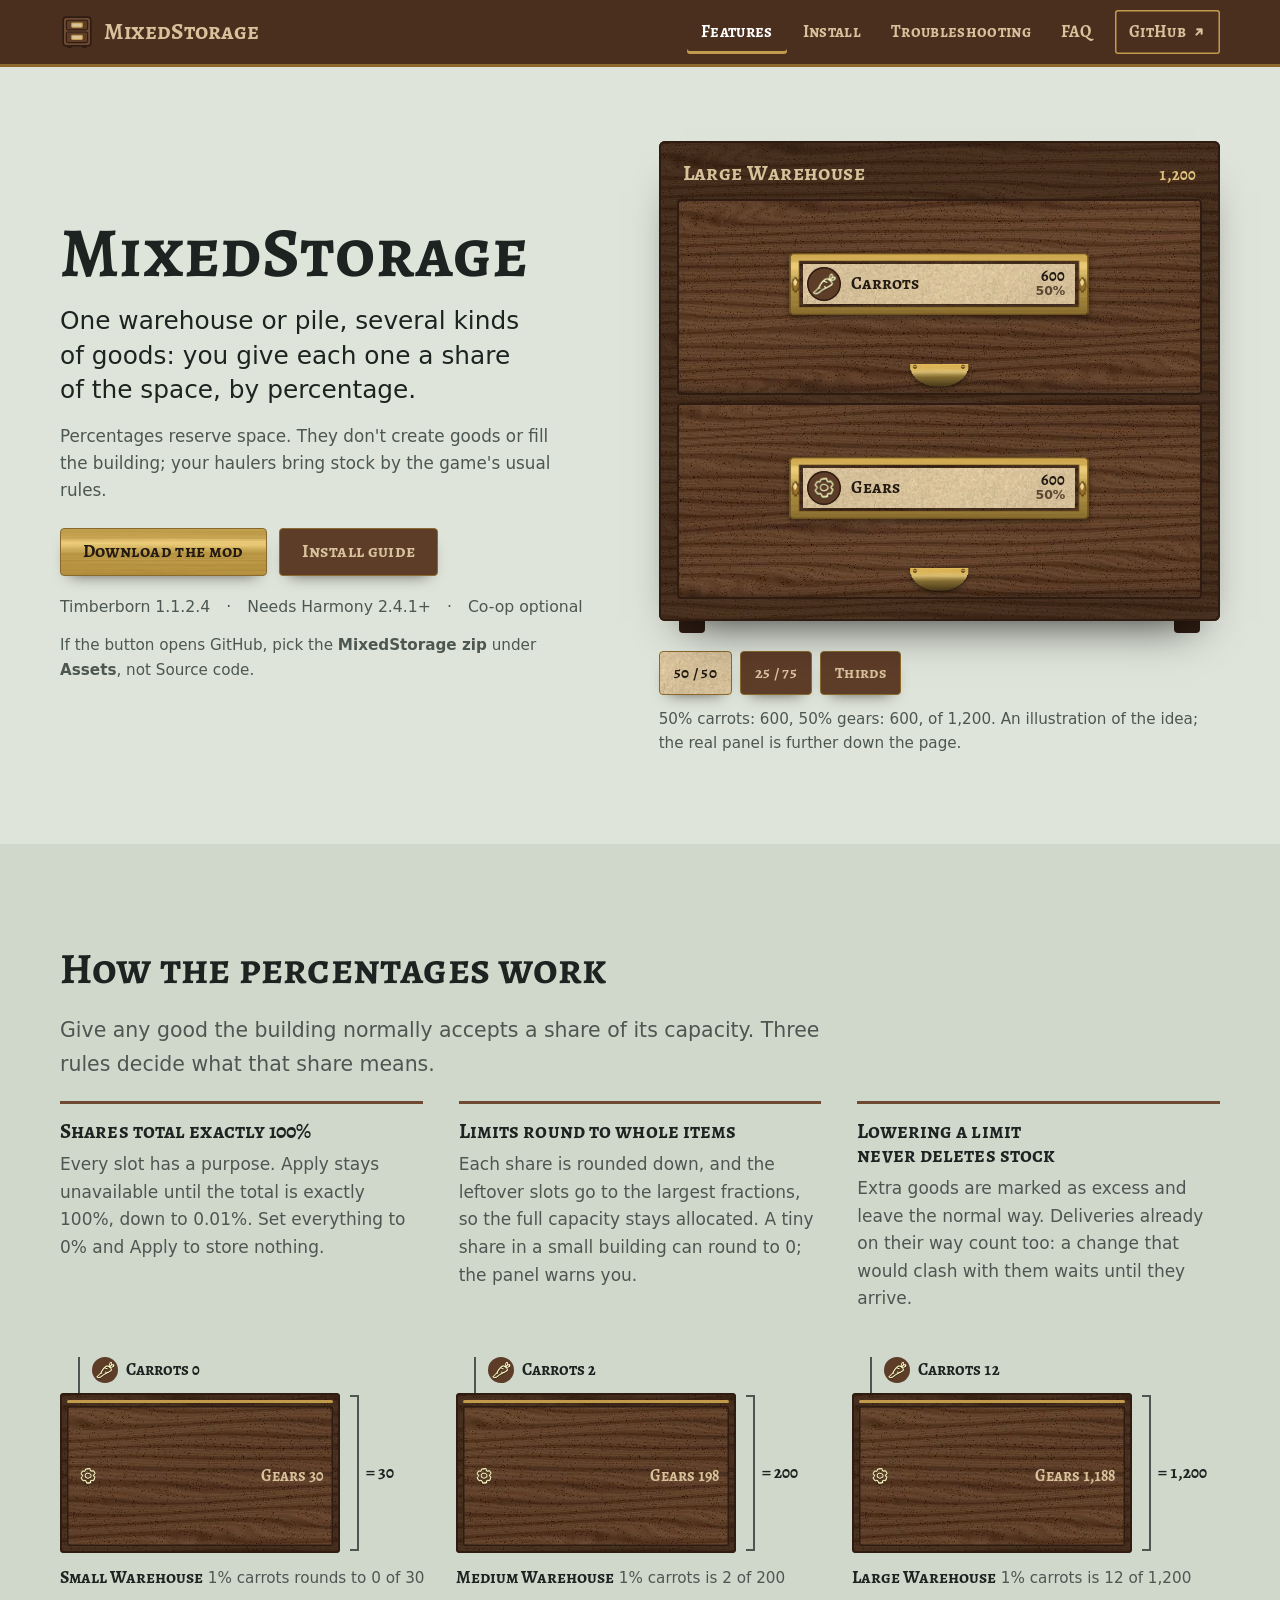
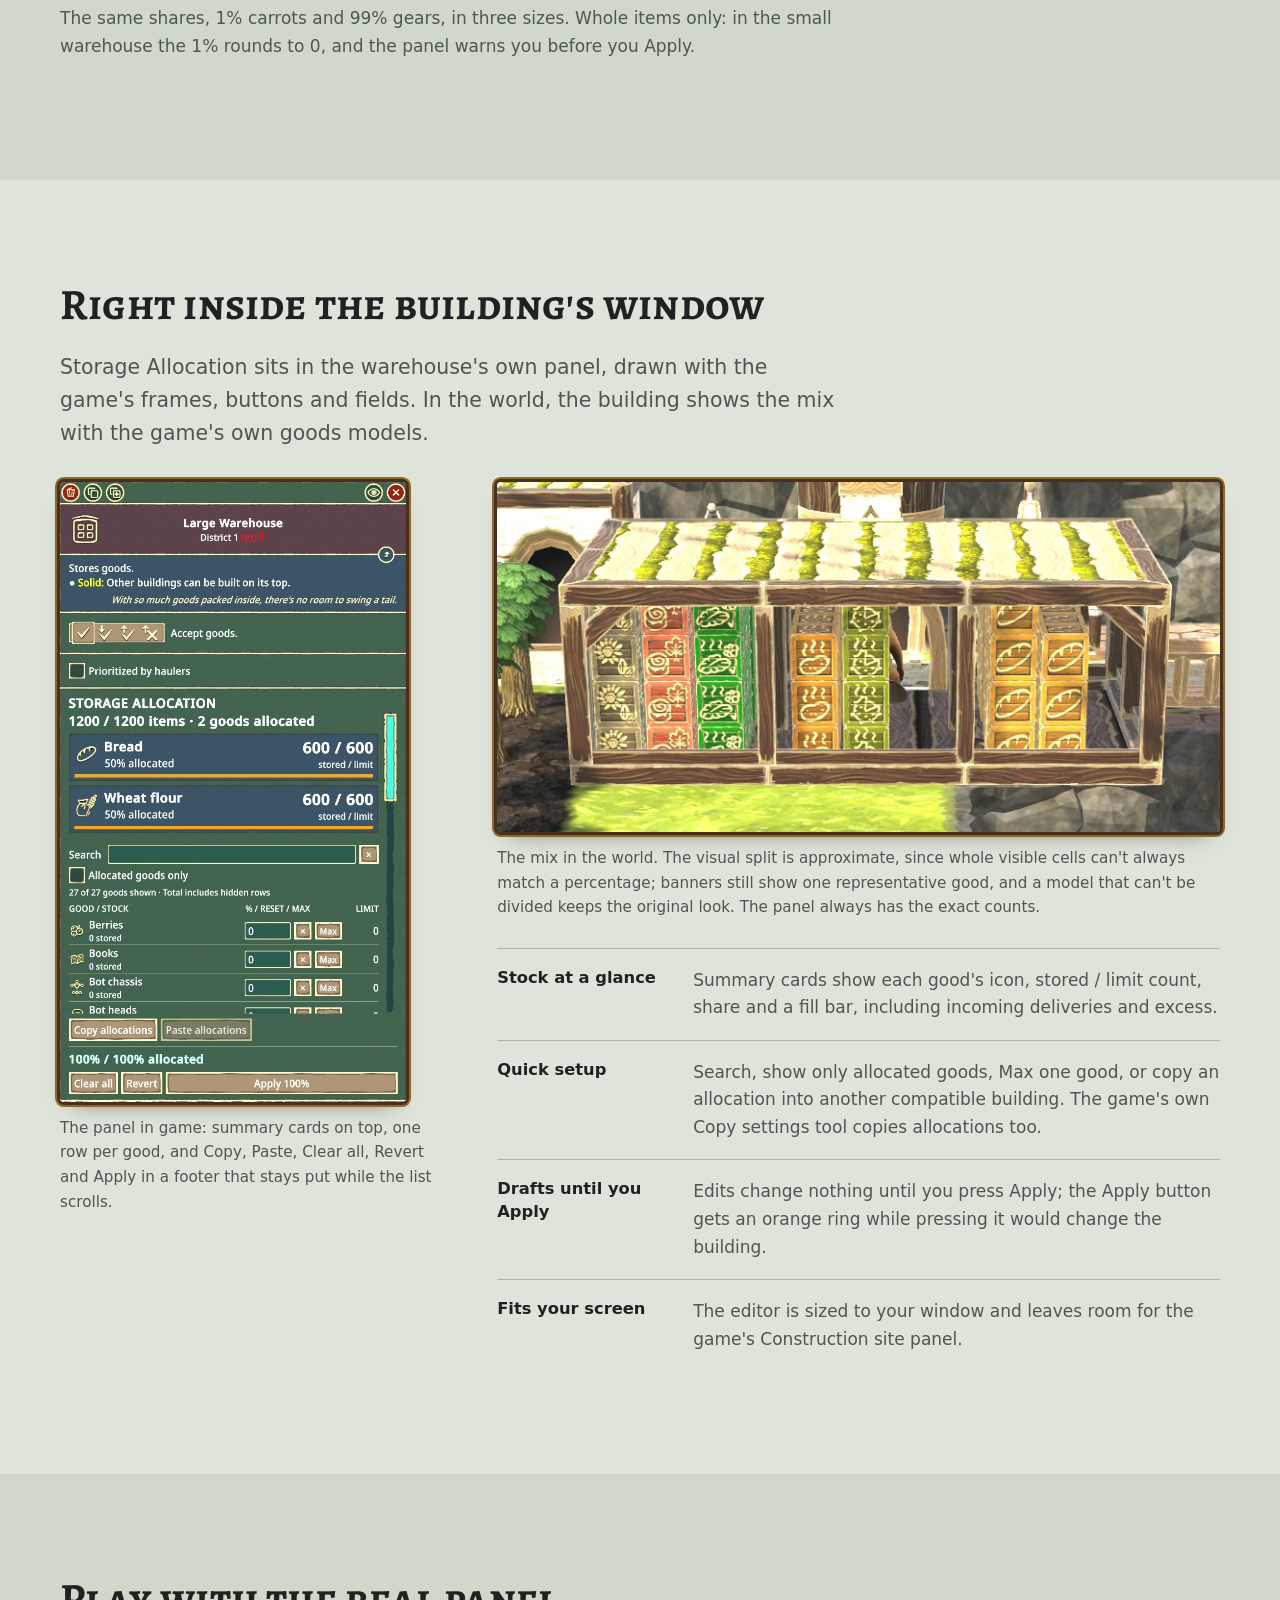
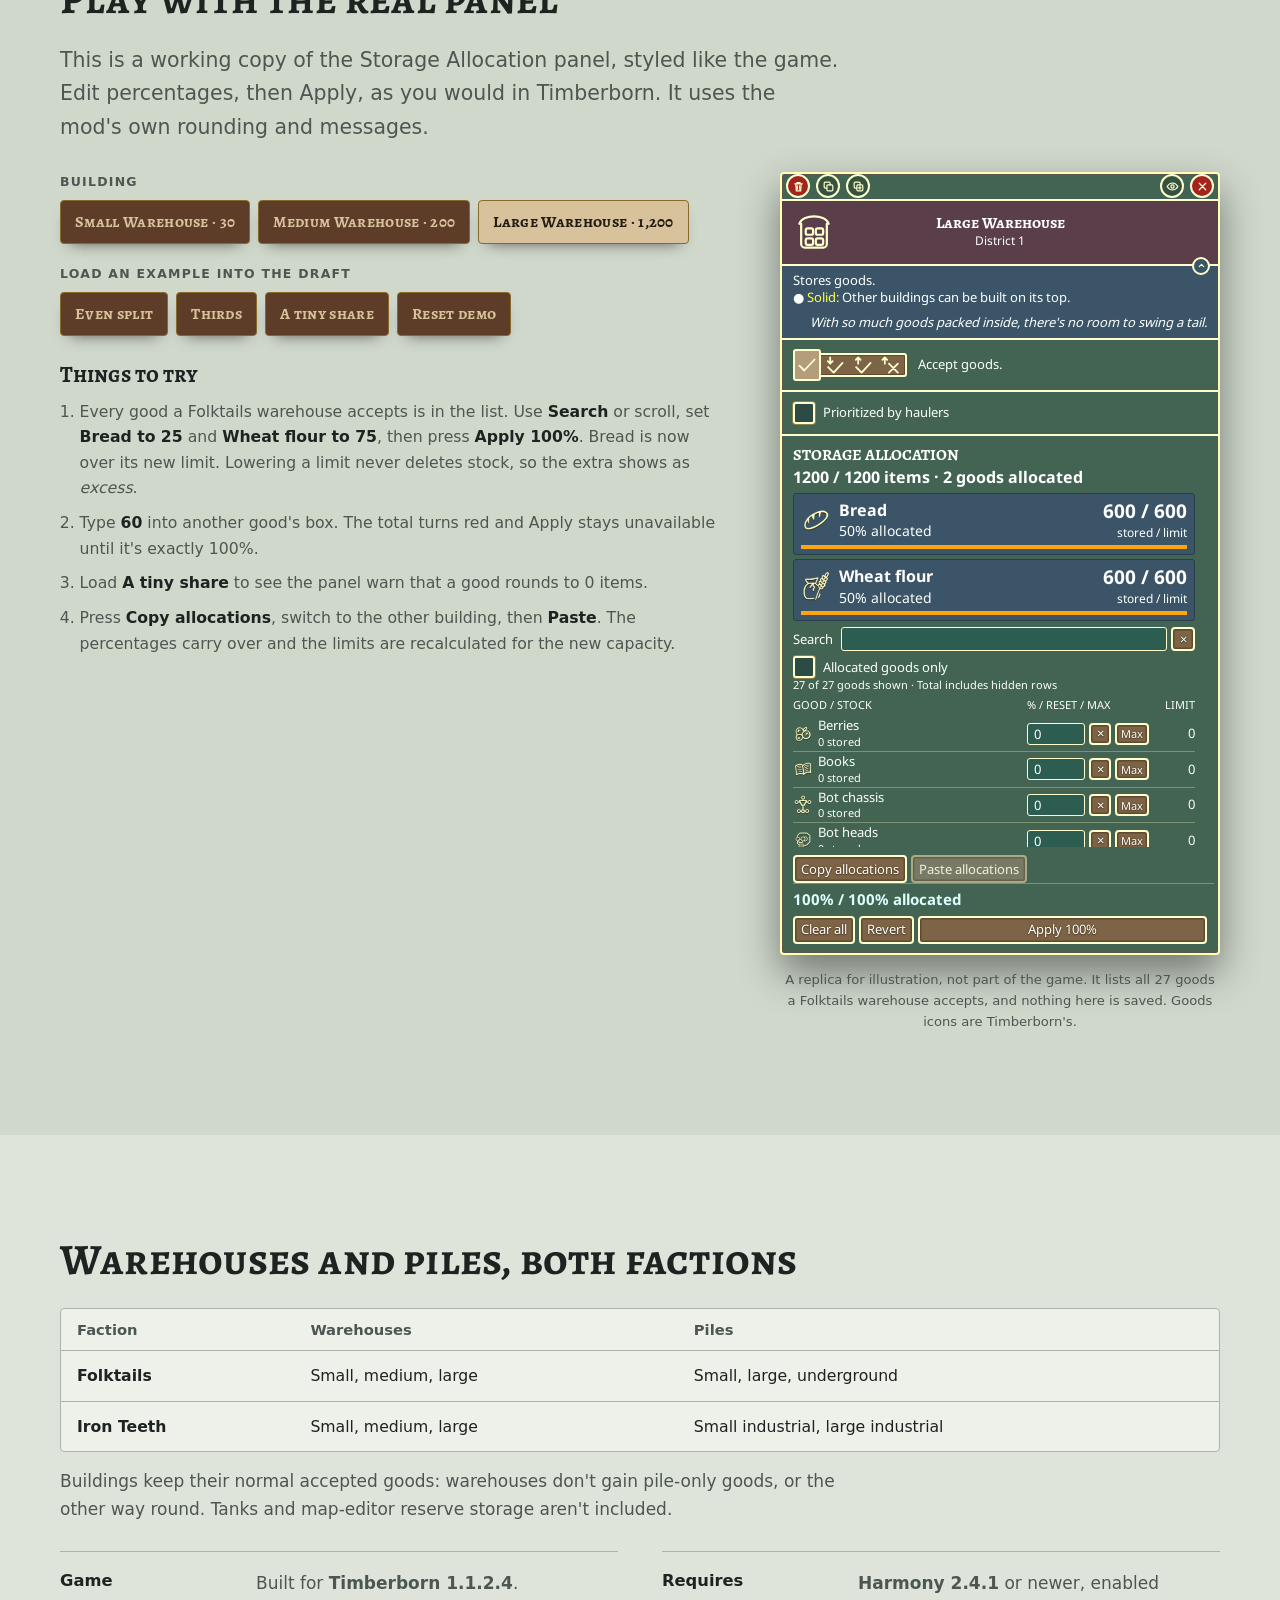
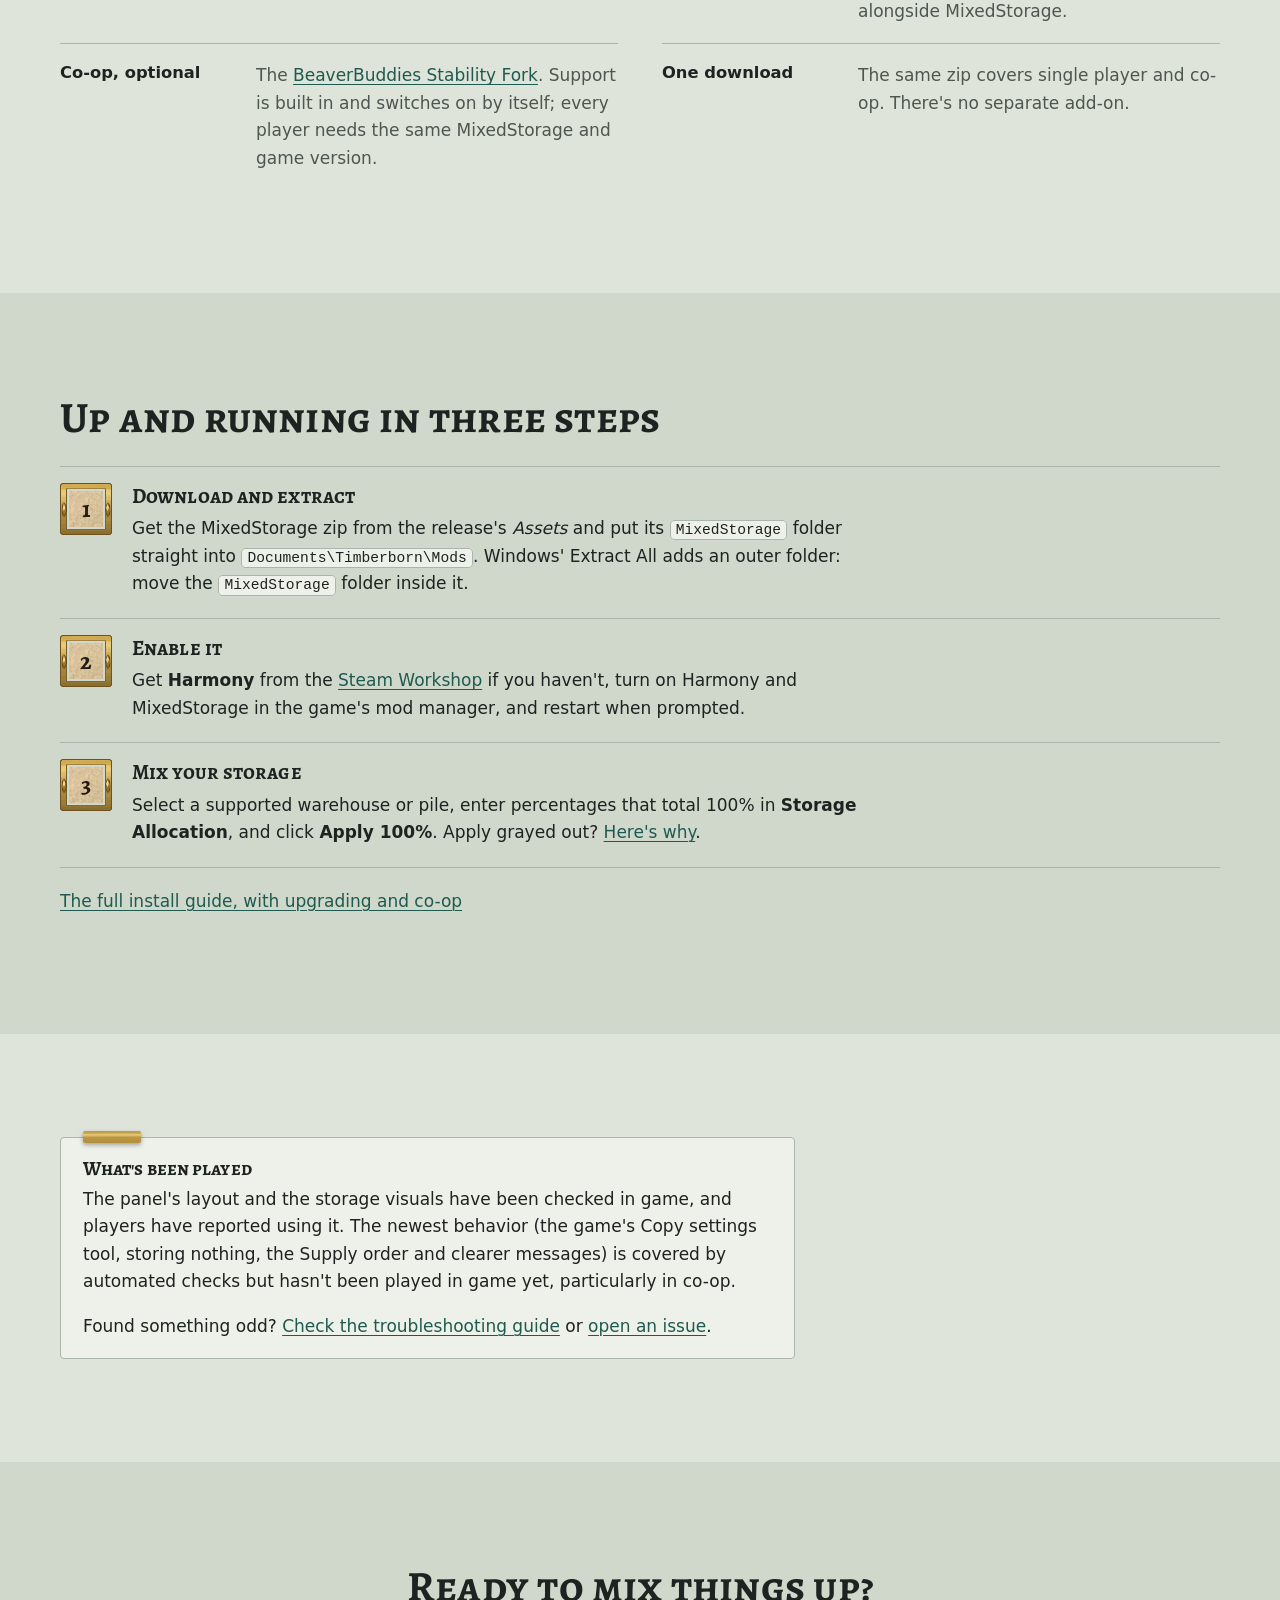
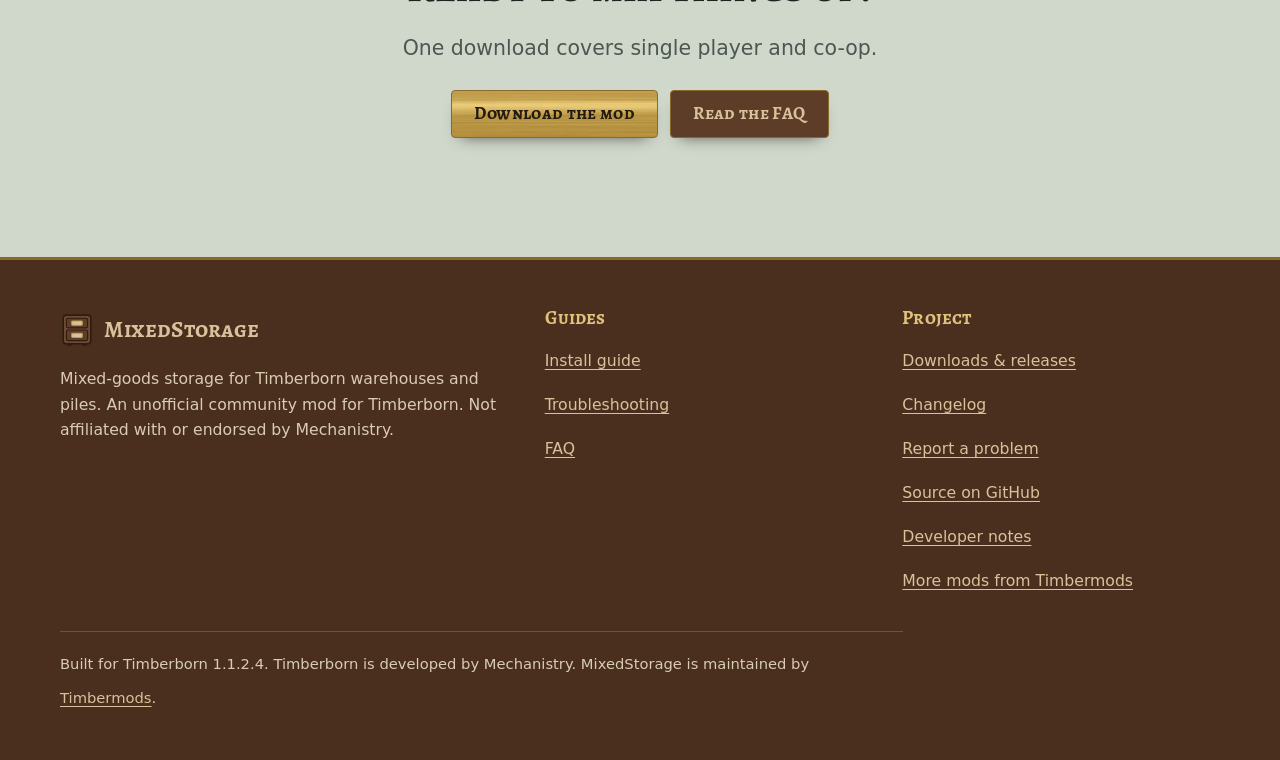
<file: index.html>
<!doctype html>
<html lang="en">
<head>
<meta charset="utf-8">
<meta name="viewport" content="width=device-width, initial-scale=1">
<title>MixedStorage: mixed-goods storage for Timberborn</title>
<meta name="description" content="Store several kinds of goods in one Timberborn warehouse or pile and choose how much space each gets, by percentage. Install guide, troubleshooting, and FAQ.">
<link rel="canonical" href="https://timbermods.github.io/MixedStorage/">
<meta name="theme-color" content="#16231c">
<meta property="og:type" content="website">
<meta property="og:site_name" content="MixedStorage">
<meta property="og:title" content="MixedStorage: mixed-goods storage for Timberborn">
<meta property="og:description" content="Store several kinds of goods in one Timberborn warehouse or pile and choose how much space each gets, by percentage. Install guide, troubleshooting, and FAQ.">
<meta property="og:url" content="https://timbermods.github.io/MixedStorage/">
<meta property="og:image" content="https://timbermods.github.io/MixedStorage/assets/og.png">
<meta name="twitter:card" content="summary_large_image">
<link rel="icon" href="assets/favicon.svg" type="image/svg+xml">
<link rel="preload" href="assets/fonts/alegreya-sc-latin-700.woff2" as="font" type="font/woff2" crossorigin>
<link rel="stylesheet" href="assets/style.css">
<link rel="stylesheet" href="assets/game-panel.css">
</head>
<body>
<a class="skip" href="#main">Skip to content</a>
<header class="site-header">
  <div class="wrap bar">
    <a class="brand" href="./"><svg viewBox="0 0 32 32" aria-hidden="true"><rect x="3" y="2" width="26" height="27" rx="3" fill="#6e4a32" stroke="#2e1c12" stroke-width="1.5"/><rect x="6" y="5" width="20" height="9" rx="1.5" fill="#5d3c28" stroke="#2e1c12"/><rect x="6" y="16" width="20" height="10" rx="1.5" fill="#5d3c28" stroke="#2e1c12"/><rect x="11" y="7.5" width="10" height="4" rx=".8" fill="#d8c29b" stroke="#c19a4b" stroke-width="1"/><rect x="11" y="19" width="10" height="4" rx=".8" fill="#d8c29b" stroke="#c19a4b" stroke-width="1"/><rect x="7" y="29" width="4" height="2" fill="#2e1c12"/><rect x="21" y="29" width="4" height="2" fill="#2e1c12"/></svg><span>MixedStorage</span></a>
    <button class="nav-toggle" type="button" aria-expanded="false" aria-controls="site-nav">Menu</button>
    <nav id="site-nav" class="nav" aria-label="Main">
        <a href="./" aria-current="page">Features</a>
        <a href="install.html">Install</a>
        <a href="troubleshooting.html">Troubleshooting</a>
        <a href="faq.html">FAQ</a>
        <a class="nav__gh" href="https://github.com/timbermods/MixedStorage" rel="noopener">GitHub <svg viewBox="0 0 16 16" aria-hidden="true"><path d="M5 11 11 5M6 5h5v5"/></svg></a>
    </nav>
  </div>
</header>
<main id="main">

<svg width="0" height="0" style="position:absolute" aria-hidden="true" focusable="false">
  <symbol id="i-split" viewBox="0 0 24 24"><rect x="3" y="5" width="8" height="14" rx="2"/><rect x="13" y="5" width="8" height="14" rx="2"/></symbol>
  <symbol id="i-stack" viewBox="0 0 24 24"><rect x="3" y="4" width="18" height="6" rx="1.5"/><rect x="3" y="13" width="18" height="6" rx="1.5"/><path d="M6 7h5M6 16h8"/></symbol>
  <symbol id="i-bolt" viewBox="0 0 24 24"><path d="M13 2 4 14h7l-1 8 9-12h-7z"/></symbol>
  <symbol id="i-shield" viewBox="0 0 24 24"><path d="M12 3 4 6v6c0 5 3.5 8 8 9 4.5-1 8-4 8-9V6z"/><path d="m9 12 2 2 4-4"/></symbol>
  <symbol id="i-cube" viewBox="0 0 24 24"><path d="M12 3 4 7v10l8 4 8-4V7z"/><path d="m4 7 8 4 8-4M12 11v10"/></symbol>
  <symbol id="i-people" viewBox="0 0 24 24"><circle cx="7" cy="8" r="3"/><circle cx="17" cy="8" r="3"/><path d="M2 20c0-3 2-5 5-5s5 2 5 5M12 20c0-3 2-5 5-5s5 2 5 5"/></symbol>
  <symbol id="ig-trash" viewBox="0 0 24 24"><path d="M5 7h14M9 7V5h6v2M7 7l1 13h8l1-13M10 11v6M14 11v6"/></symbol>
  <symbol id="ig-copy" viewBox="0 0 24 24"><rect x="9" y="9" width="11" height="11" rx="2"/><path d="M15 9V6a2 2 0 0 0-2-2H6a2 2 0 0 0-2 2v7a2 2 0 0 0 2 2h3"/></symbol>
  <symbol id="ig-copyplus" viewBox="0 0 24 24"><rect x="9" y="9" width="11" height="11" rx="2"/><path d="M15 9V6a2 2 0 0 0-2-2H6a2 2 0 0 0-2 2v7a2 2 0 0 0 2 2h3M14.5 12v5M12 14.5h5"/></symbol>
  <symbol id="ig-eye" viewBox="0 0 24 24"><path d="M2 12s4-6.5 10-6.5S22 12 22 12s-4 6.5-10 6.5S2 12 2 12z"/><circle cx="12" cy="12" r="3"/></symbol>
  <symbol id="ig-x" viewBox="0 0 24 24"><path d="M6 6l12 12M18 6 6 18"/></symbol>
  <symbol id="ig-up" viewBox="0 0 24 24"><path d="M6 15l6-6 6 6"/></symbol>
  <symbol id="ig-building" viewBox="0 0 48 48"><path d="M10 15v22a4 4 0 0 0 4 4h20a4 4 0 0 0 4-4V15"/><path d="M8 15c2-6 10-8 16-8s14 2 16 8"/><rect x="15" y="20" width="8" height="7" rx="2"/><rect x="26" y="20" width="8" height="7" rx="2"/><rect x="15" y="31" width="8" height="7" rx="2"/><rect x="26" y="31" width="8" height="7" rx="2"/></symbol>
  <symbol id="ig-acc1" viewBox="0 0 32 28"><path d="M5 15l7 7L27 6"/></symbol>
  <symbol id="ig-acc2" viewBox="0 0 32 28"><path d="M9 3v9M5.5 8.5 9 12l3.5-3.5M6 17l8 8 13-14"/></symbol>
  <symbol id="ig-acc3" viewBox="0 0 32 28"><path d="M9 12V3M5.5 6.5 9 3l3.5 3.5M6 17l8 8 13-14"/></symbol>
  <symbol id="ig-acc4" viewBox="0 0 32 28"><path d="M7 12V3M3.5 6.5 7 3l3.5 3.5M13 12l13 13M26 12 13 25"/></symbol>
</svg>

<section class="hero">
  <div class="wrap hero__grid">
    <div>
      <h1>MixedStorage</h1>
      <p class="pitch">One warehouse or pile, several kinds of goods: you give each one a share of the space, by percentage.</p>
      <p class="rule">Percentages reserve space. They don't create goods or fill the building; your haulers bring stock by the game's usual rules.</p>
      <div class="btn-row">
        <a class="btn btn--primary" data-release-href="download" href="https://github.com/timbermods/MixedStorage/releases/latest"><span>Download <span data-release="tag">the mod</span></span></a>
        <a class="btn" href="install.html">Install guide</a>
      </div>
      <ul class="hero__meta">
        <li>Timberborn 1.1.2.4</li>
        <li>Needs Harmony 2.4.1+</li>
        <li>Co-op optional</li>
      </ul>
      <p class="hero__status"><span class="pill" data-release-show="stable" hidden>Latest release</span> <span class="pill" data-release-show="prerelease" hidden>Pre-release</span> If the button opens GitHub, pick the <strong>MixedStorage zip</strong> under <strong>Assets</strong>, not Source code.</p>
    </div>
    <figure class="cabinet">
      <div class="cab" data-cabinet>
        <div class="cab__crest"><b>Large Warehouse</b><span>1,200</span></div>
        <div class="cab__body">
          <div class="drawer" style="--share:5000"><span class="holder"><img src="assets/goods/carrot-60.png" alt="" width="30" height="30"><span class="name">Carrots</span><span class="count"><b>600</b><small>50%</small></span></span><i class="pull" aria-hidden="true"></i></div>
          <div class="drawer" style="--share:5000"><span class="holder"><img src="assets/goods/gear-60.png" alt="" width="30" height="30"><span class="name">Gears</span><span class="count"><b>600</b><small>50%</small></span></span><i class="pull" aria-hidden="true"></i></div>
        </div>
      </div>
      <div class="cab__feet" aria-hidden="true"><i></i><i></i></div>
      <div class="splits" role="group" aria-label="Try another split">
        <button class="btn btn--small" type="button" data-split="even" aria-pressed="true" hidden>50 / 50</button>
        <button class="btn btn--small" type="button" data-split="bakery" aria-pressed="false" hidden>25 / 75</button>
        <button class="btn btn--small" type="button" data-split="thirds" aria-pressed="false" hidden>Thirds</button>
      </div>
      <figcaption><span data-cabinet-said aria-live="polite">50% carrots: 600, 50% gears: 600, of 1,200.</span> An illustration of the idea; the real panel is further down the page.</figcaption>
    </figure>
  </div>
</section>

<section class="section section--tint" id="features">
  <div class="wrap">
    <h2>How the percentages work</h2>
    <p class="lead">Give any good the building normally accepts a share of its capacity. Three rules decide what that share means.</p>
    <ol class="rules">
      <li><h3>Shares total exactly 100%</h3><p>Every slot has a purpose. Apply stays unavailable until the total is exactly 100%, down to 0.01%. Set everything to 0% and Apply to store nothing.</p></li>
      <li><h3>Limits round to whole items</h3><p>Each share is rounded down, and the leftover slots go to the largest fractions, so the full capacity stays allocated. A tiny share in a small building can round to 0; the panel warns you.</p></li>
      <li><h3>Lowering a limit never deletes stock</h3><p>Extra goods are marked as excess and leave the normal way. Deliveries already on their way count too: a change that would clash with them waits until they arrive.</p></li>
    </ol>
    <div class="scale">
      <figure><p class="leader"><img src="assets/goods/carrot-40.png" alt="" width="26" height="26">Carrots 0</p><div class="scale-row"><div class="mini-cab" aria-hidden="true"><span class="sliver" style="flex:1"></span><span style="flex:99"><img src="assets/goods/gear-40.png" alt="" width="22" height="22">Gears 30</span></div><span class="dim"><b>= 30</b></span></div><figcaption><b>Small Warehouse</b> 1% carrots rounds to 0 of 30</figcaption></figure>
      <figure><p class="leader"><img src="assets/goods/carrot-40.png" alt="" width="26" height="26">Carrots 2</p><div class="scale-row"><div class="mini-cab" aria-hidden="true"><span class="sliver" style="flex:1"></span><span style="flex:99"><img src="assets/goods/gear-40.png" alt="" width="22" height="22">Gears 198</span></div><span class="dim"><b>= 200</b></span></div><figcaption><b>Medium Warehouse</b> 1% carrots is 2 of 200</figcaption></figure>
      <figure><p class="leader"><img src="assets/goods/carrot-40.png" alt="" width="26" height="26">Carrots 12</p><div class="scale-row"><div class="mini-cab" aria-hidden="true"><span class="sliver" style="flex:1"></span><span style="flex:99"><img src="assets/goods/gear-40.png" alt="" width="22" height="22">Gears 1,188</span></div><span class="dim"><b>= 1,200</b></span></div><figcaption><b>Large Warehouse</b> 1% carrots is 12 of 1,200</figcaption></figure>
    </div>
    <p class="muted" style="margin-top:14px;max-width:72ch">The same shares, 1% carrots and 99% gears, in three sizes. Whole items only: in the small warehouse the 1% rounds to 0, and the panel warns you before you Apply.</p>
  </div>
</section>

<section class="section" id="in-the-game">
  <div class="wrap">
    <h2>Right inside the building's window</h2>
    <p class="lead">Storage Allocation sits in the warehouse's own panel, drawn with the game's frames, buttons and fields. In the world, the building shows the mix with the game's own goods models.</p>
    <div class="shots" style="margin-top:32px">
      <figure class="frame">
        <img src="assets/panel.webp" width="622" height="1114" loading="lazy"
             alt="The Storage Allocation panel on a large warehouse: summary cards for Bread and Wheat flour at 50 percent each, a search box right beside its label, per-good percentage boxes with Max buttons, and Copy, Paste, Clear, Revert and Apply controls.">
        <figcaption>The panel in game: summary cards on top, one row per good, and Copy, Paste, Clear all, Revert and Apply in a footer that stays put while the list scrolls.</figcaption>
      </figure>
      <div>
        <figure class="frame">
          <img src="assets/world.webp" width="752" height="364" loading="lazy"
               alt="A warehouse whose bays show stacked crates of several different goods side by side.">
          <figcaption>The mix in the world. The visual split is approximate, since whole visible cells can't always match a percentage; banners still show one representative good, and a model that can't be divided keeps the original look. The panel always has the exact counts.</figcaption>
        </figure>
        <ul class="ledger" style="margin-top:28px;grid-template-columns:minmax(0,1fr)">
          <li><b>Stock at a glance</b><p>Summary cards show each good's icon, stored / limit count, share and a fill bar, including incoming deliveries and excess.</p></li>
          <li><b>Quick setup</b><p>Search, show only allocated goods, Max one good, or copy an allocation into another compatible building. The game's own Copy settings tool copies allocations too.</p></li>
          <li><b>Drafts until you Apply</b><p>Edits change nothing until you press Apply; the Apply button gets an orange ring while pressing it would change the building.</p></li>
          <li><b>Fits your screen</b><p>The editor is sized to your window and leaves room for the game's Construction site panel.</p></li>
        </ul>
      </div>
    </div>
  </div>
</section>

<section class="section section--tint" id="try-it">
  <div class="wrap">
    <h2>Play with the real panel</h2>
    <p class="lead">This is a working copy of the Storage Allocation panel, styled like the game. Edit percentages, then Apply, as you would in Timberborn. It uses the mod's own rounding and messages.</p>
    <noscript><p class="muted">The interactive panel needs JavaScript. The screenshot at the top of this page shows what it looks like.</p></noscript>
    <div class="ig-stage" data-demo-stage>
      <div class="ig-side">
        <div class="ig-controls">
          <div>
            <span class="ctl-label" id="bld-label">Building</span>
            <div class="ctl-group" role="group" aria-labelledby="bld-label">
              <button class="btn btn--small" type="button" data-building="small" aria-pressed="false">Small Warehouse &middot; 30</button>
              <button class="btn btn--small" type="button" data-building="medium" aria-pressed="false">Medium Warehouse &middot; 200</button>
              <button class="btn btn--small" type="button" data-building="large" aria-pressed="true">Large Warehouse &middot; 1,200</button>
            </div>
          </div>
          <div>
            <span class="ctl-label" id="ex-label">Load an example into the draft</span>
            <div class="ctl-group" role="group" aria-labelledby="ex-label">
              <button class="btn btn--small" type="button" data-preset="even">Even split</button>
              <button class="btn btn--small" type="button" data-preset="thirds">Thirds</button>
              <button class="btn btn--small" type="button" data-preset="tiny">A tiny share</button>
              <button class="btn btn--small" type="button" data-reset>Reset demo</button>
            </div>
          </div>
        </div>
        <h3>Things to try</h3>
        <ol class="ig-tips">
          <li>Every good a Folktails warehouse accepts is in the list. Use <strong>Search</strong> or scroll, set <strong>Bread to 25</strong> and <strong>Wheat flour to 75</strong>, then press <strong>Apply 100%</strong>. Bread is now over its new limit. Lowering a limit never deletes stock, so the extra shows as <em>excess</em>.</li>
          <li>Type <strong>60</strong> into another good's box. The total turns red and Apply stays unavailable until it's exactly 100%.</li>
          <li>Load <strong>A tiny share</strong> to see the panel warn that a good rounds to 0 items.</li>
          <li>Press <strong>Copy allocations</strong>, switch to the other building, then <strong>Paste</strong>. The percentages carry over and the limits are recalculated for the new capacity.</li>
        </ol>
      </div>

      <div class="ig-col">
        <div class="ig" data-demo role="group" aria-label="Interactive Storage Allocation panel">
          <div class="ig-deco" aria-hidden="true">
            <div class="ig-bar">
              <div><span class="ig-circle ig-circle--red"><svg><use href="#ig-trash"/></svg></span><span class="ig-circle"><svg><use href="#ig-copy"/></svg></span><span class="ig-circle"><svg><use href="#ig-copyplus"/></svg></span></div>
              <div><span class="ig-circle"><svg><use href="#ig-eye"/></svg></span><span class="ig-circle ig-circle--red"><svg><use href="#ig-x"/></svg></span></div>
            </div>
            <div class="ig-sec ig-header">
              <svg><use href="#ig-building"/></svg>
              <div><h3 data-title>Large Warehouse</h3><p>District 1</p></div>
              <span></span>
            </div>
            <div class="ig-sec ig-desc">
              <span class="ig-collapse"><svg><use href="#ig-up"/></svg></span>
              <p>Stores goods.</p>
              <p>&#9679; <span class="solid">Solid:</span> Other buildings can be built on its top.</p>
              <em data-quote>With so much goods packed inside, there's no room to swing a tail.</em>
            </div>
            <div class="ig-sec ig-accept">
              <span class="ig-seg"><span class="on"><svg><use href="#ig-acc1"/></svg></span><span><svg><use href="#ig-acc2"/></svg></span><span><svg><use href="#ig-acc3"/></svg></span><span><svg><use href="#ig-acc4"/></svg></span></span>
              <span>Accept goods.</span>
            </div>
            <div class="ig-sec ig-prio"><span class="ig-check"><span class="box"></span>Prioritized by haulers</span></div>
          </div>

          <section class="ig-sec ig-alloc" aria-label="Storage Allocation">
            <h3 class="ig-title">Storage Allocation</h3>
            <div class="ig-scroll" data-scroll tabindex="0" role="region" aria-label="Storage allocation settings, scrollable">
              <p class="ig-summary" data-summary></p>
              <div class="ig-cards" data-cards></div>
              <div class="ig-search">
                <label for="ig-search">Search</label>
                <input id="ig-search" class="ig-input" type="text" autocomplete="off" spellcheck="false" data-search title="Search the goods allowed in this storage building.">
                <button class="ig-btn" type="button" data-clear-search title="Clear search" aria-label="Clear search">&times;</button>
              </div>
              <label class="ig-check ig-only"><input type="checkbox" data-only><span class="box"></span>Allocated goods only</label>
              <p class="ig-count" data-count></p>
              <div class="ig-head" data-head><span>Good / stock</span><span>% / reset / max</span><span>Limit</span></div>
              <div class="ig-rows" data-rows></div>
              <p class="ig-round" data-round></p>
              <p class="ig-msg" data-msg aria-live="polite"></p>
            </div>
            <div class="ig-foot">
              <div class="ig-clip">
                <button class="ig-btn" type="button" data-copy title="Copy this valid 100% draft. Stock, hauling mode and hauler priority are not copied.">Copy allocations</button>
                <button class="ig-btn" type="button" data-paste title="Paste copied percentages into this draft, then Apply. All allocated goods must be accepted here.">Paste allocations</button>
              </div>
              <p class="ig-total" data-total aria-live="polite"></p>
              <div class="ig-actions">
                <button class="ig-btn" type="button" data-clear>Clear all</button>
                <button class="ig-btn" type="button" data-revert>Revert</button>
                <button class="ig-btn ig-apply" type="button" data-apply>Apply 100%</button>
              </div>
            </div>
          </section>
        </div>
        <p class="ig-fine">A replica for illustration, not part of the game. It lists all 27 goods a Folktails warehouse accepts, and nothing here is saved. Goods icons are Timberborn's.</p>
      </div>
    </div>
  </div>
</section>


<section class="section" id="buildings">
  <div class="wrap">
    <h2>Warehouses and piles, both factions</h2>
    <div class="table-wrap" style="margin-top:24px">
      <table class="data">
        <thead><tr><th scope="col">Faction</th><th scope="col">Warehouses</th><th scope="col">Piles</th></tr></thead>
        <tbody>
          <tr><td>Folktails</td><td>Small, medium, large</td><td>Small, large, underground</td></tr>
          <tr><td>Iron Teeth</td><td>Small, medium, large</td><td>Small industrial, large industrial</td></tr>
        </tbody>
      </table>
    </div>
    <p class="muted" style="margin-top:16px;max-width:72ch">Buildings keep their normal accepted goods: warehouses don't gain pile-only goods, or the other way round. Tanks and map-editor reserve storage aren't included.</p>
    <ul class="ledger" style="margin-top:28px">
      <li><b>Game</b><p>Built for <strong>Timberborn 1.1.2.4</strong>.</p></li>
      <li><b>Requires</b><p><strong>Harmony 2.4.1</strong> or newer, enabled alongside MixedStorage.</p></li>
      <li><b>Co-op, optional</b><p>The <a href="https://timbermods.github.io/BeaverBuddies-Stability-Fork/" rel="noopener">BeaverBuddies Stability Fork</a>. Support is built in and switches on by itself; every player needs the same MixedStorage and game version.</p></li>
      <li><b>One download</b><p>The same zip covers single player and co-op. There's no separate add-on.</p></li>
    </ul>
  </div>
</section>

<section class="section section--tint" id="get-started">
  <div class="wrap">
    <h2>Up and running in three steps</h2>
    <ol class="steps" style="margin-top:24px">
      <li><h3>Download and extract</h3><p>Get the MixedStorage zip from the release's <em>Assets</em> and put its <code>MixedStorage</code> folder straight into <code>Documents\Timberborn\Mods</code>. Windows' Extract All adds an outer folder: move the <code>MixedStorage</code> folder inside it.</p></li>
      <li><h3>Enable it</h3><p>Get <strong>Harmony</strong> from the <a href="https://steamcommunity.com/sharedfiles/filedetails/?id=3284904751" rel="noopener">Steam Workshop</a> if you haven't, turn on Harmony and MixedStorage in the game's mod manager, and restart when prompted.</p></li>
      <li><h3>Mix your storage</h3><p>Select a supported warehouse or pile, enter percentages that total 100% in <strong>Storage Allocation</strong>, and click <strong>Apply 100%</strong>. Apply grayed out? <a href="troubleshooting.html#t-apply-disabled">Here's why</a>.</p></li>
    </ol>
    <p style="margin-top:20px"><a href="install.html">The full install guide, with upgrading and co-op</a></p>
  </div>
</section>

<section class="section" id="status">
  <div class="wrap">
    <div class="panel note note--info measure">
      <h3>What's been played</h3>
      <p>The panel's layout and the storage visuals have been checked in game, and players have reported using it. The newest behavior (the game's Copy settings tool, storing nothing, the Supply order and clearer messages) is covered by automated checks but hasn't been played in game yet, particularly in co-op.</p>
      <p>Found something odd? <a href="troubleshooting.html">Check the troubleshooting guide</a> or <a href="https://github.com/timbermods/MixedStorage/issues" rel="noopener">open an issue</a>.</p>
    </div>
  </div>
</section>

<section class="section section--tint cta">
  <div class="wrap">
    <h2>Ready to mix things up?</h2>
    <p class="lead">One download covers single player and co-op.</p>
    <div class="btn-row">
      <a class="btn btn--primary" data-release-href="download" href="https://github.com/timbermods/MixedStorage/releases/latest"><span>Download <span data-release="tag">the mod</span></span></a>
      <a class="btn" href="faq.html">Read the FAQ</a>
    </div>
    <p class="muted" style="margin-top:16px"><span class="pill" data-release-show="stable" hidden>Latest release</span><span class="pill" data-release-show="prerelease" hidden>Pre-release</span></p>
  </div>
</section>

</main>
<footer class="site-footer">
  <div class="wrap">
    <div class="footer__grid">
      <div>
        <a class="brand" href="./"><svg viewBox="0 0 32 32" aria-hidden="true"><rect x="3" y="2" width="26" height="27" rx="3" fill="#6e4a32" stroke="#2e1c12" stroke-width="1.5"/><rect x="6" y="5" width="20" height="9" rx="1.5" fill="#5d3c28" stroke="#2e1c12"/><rect x="6" y="16" width="20" height="10" rx="1.5" fill="#5d3c28" stroke="#2e1c12"/><rect x="11" y="7.5" width="10" height="4" rx=".8" fill="#d8c29b" stroke="#c19a4b" stroke-width="1"/><rect x="11" y="19" width="10" height="4" rx=".8" fill="#d8c29b" stroke="#c19a4b" stroke-width="1"/><rect x="7" y="29" width="4" height="2" fill="#2e1c12"/><rect x="21" y="29" width="4" height="2" fill="#2e1c12"/></svg><span>MixedStorage</span></a>
        <p style="margin-top:12px;max-width:44ch">Mixed-goods storage for Timberborn warehouses and piles. An unofficial community mod for Timberborn. Not affiliated with or endorsed by Mechanistry.</p>
      </div>
      <div>
        <h2>Guides</h2>
        <ul>
          <li><a href="install.html">Install guide</a></li>
          <li><a href="troubleshooting.html">Troubleshooting</a></li>
          <li><a href="faq.html">FAQ</a></li>
        </ul>
      </div>
      <div>
        <h2>Project</h2>
        <ul>
          <li><a href="https://github.com/timbermods/MixedStorage/releases" data-release-href="notes" rel="noopener">Downloads &amp; releases</a></li>
          <li><a href="https://github.com/timbermods/MixedStorage/blob/main/CHANGELOG.md" rel="noopener">Changelog</a></li>
          <li><a href="https://github.com/timbermods/MixedStorage/issues" rel="noopener">Report a problem</a></li>
          <li><a href="https://github.com/timbermods/MixedStorage" rel="noopener">Source on GitHub</a></li>
          <li><a href="https://github.com/timbermods/MixedStorage/blob/main/docs/DEVELOPMENT.md" rel="noopener">Developer notes</a></li>
          <li><a href="https://timbermods.github.io/">More mods from Timbermods</a></li>
        </ul>
      </div>
    </div>
    <p class="footer__fine">Built for Timberborn 1.1.2.4. Timberborn is developed by Mechanistry. MixedStorage is maintained by <a href="https://github.com/timbermods" rel="noopener">Timbermods</a>.</p>
  </div>
</footer>
<script src="assets/site.js" defer></script>
<script src="assets/release.js" defer data-repo="timbermods/MixedStorage" data-asset="^MixedStorage-v[\d.]+\.zip$"></script>
<script src="assets/split.js" defer></script>
<script src="assets/goods.js" defer></script>
<script src="assets/demo.js" defer></script>
<script src="assets/cabinet.js" defer></script>
</body>
</html>
</file>
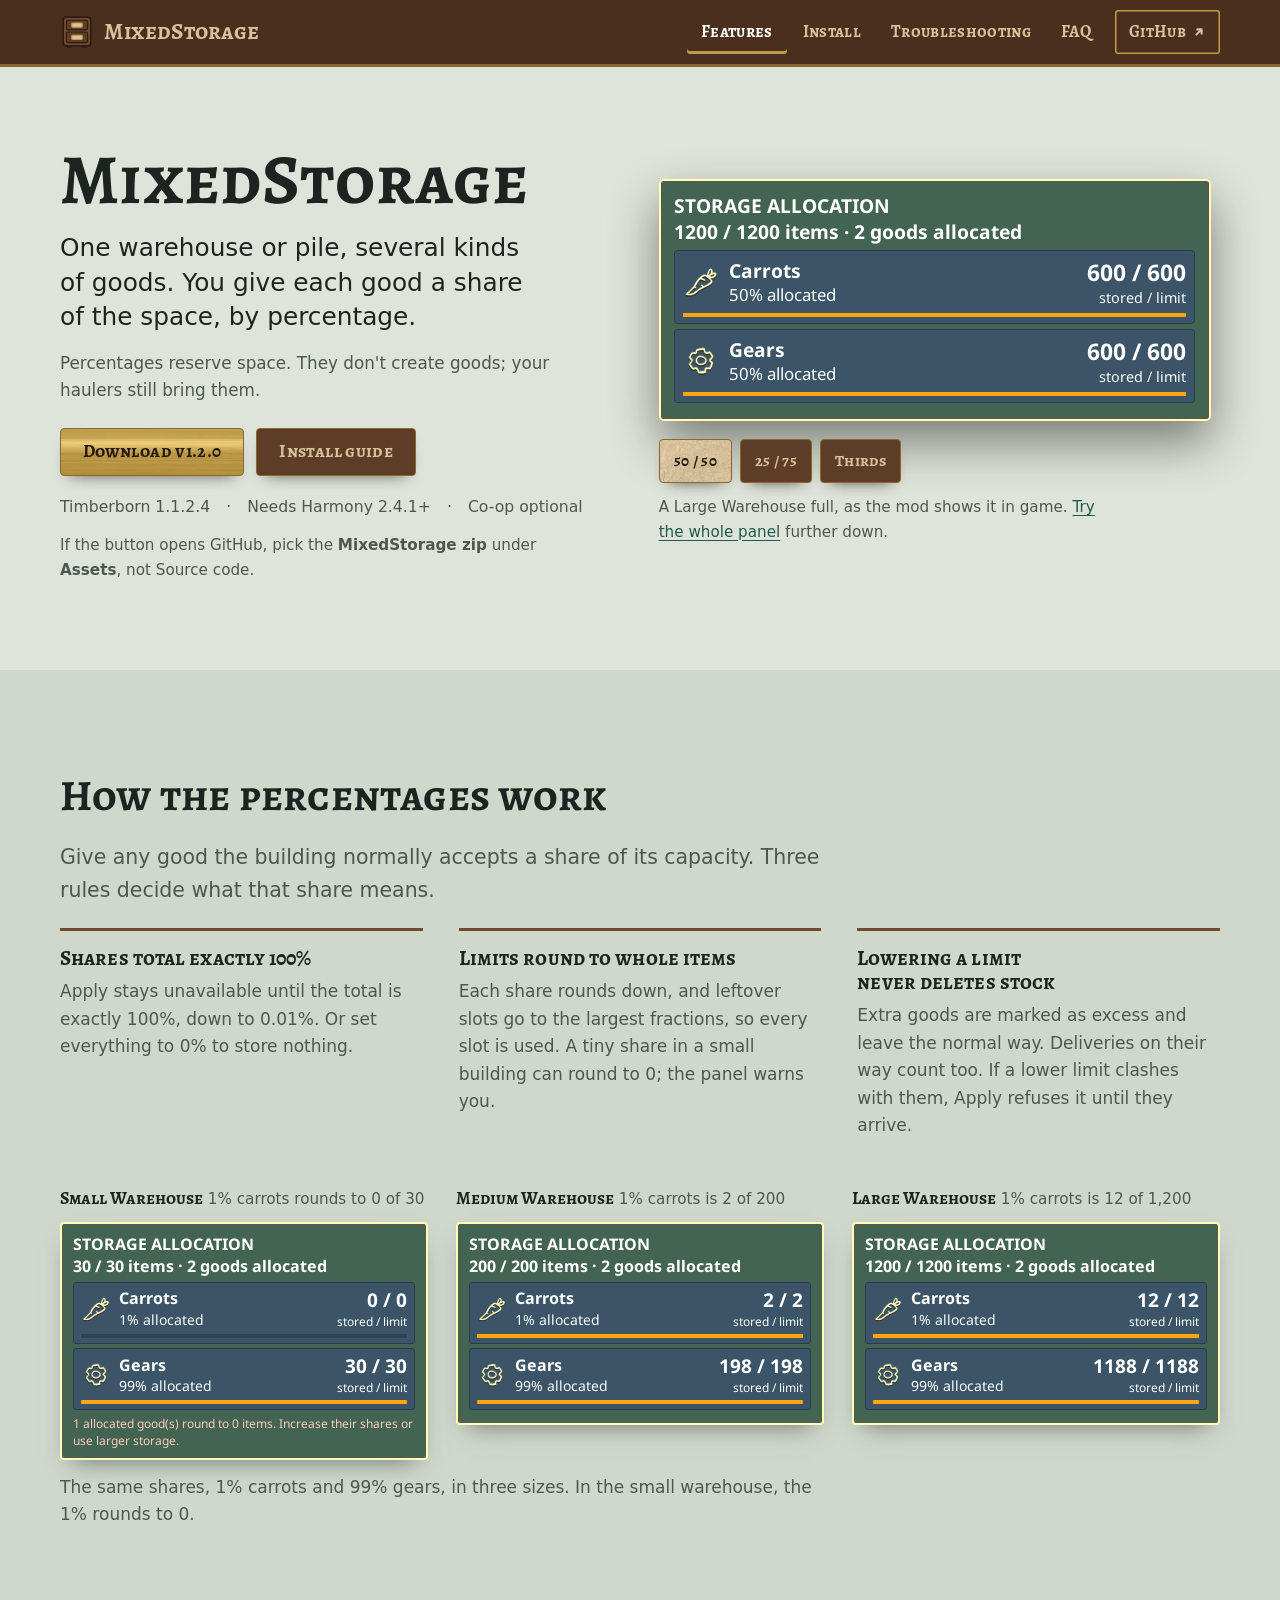
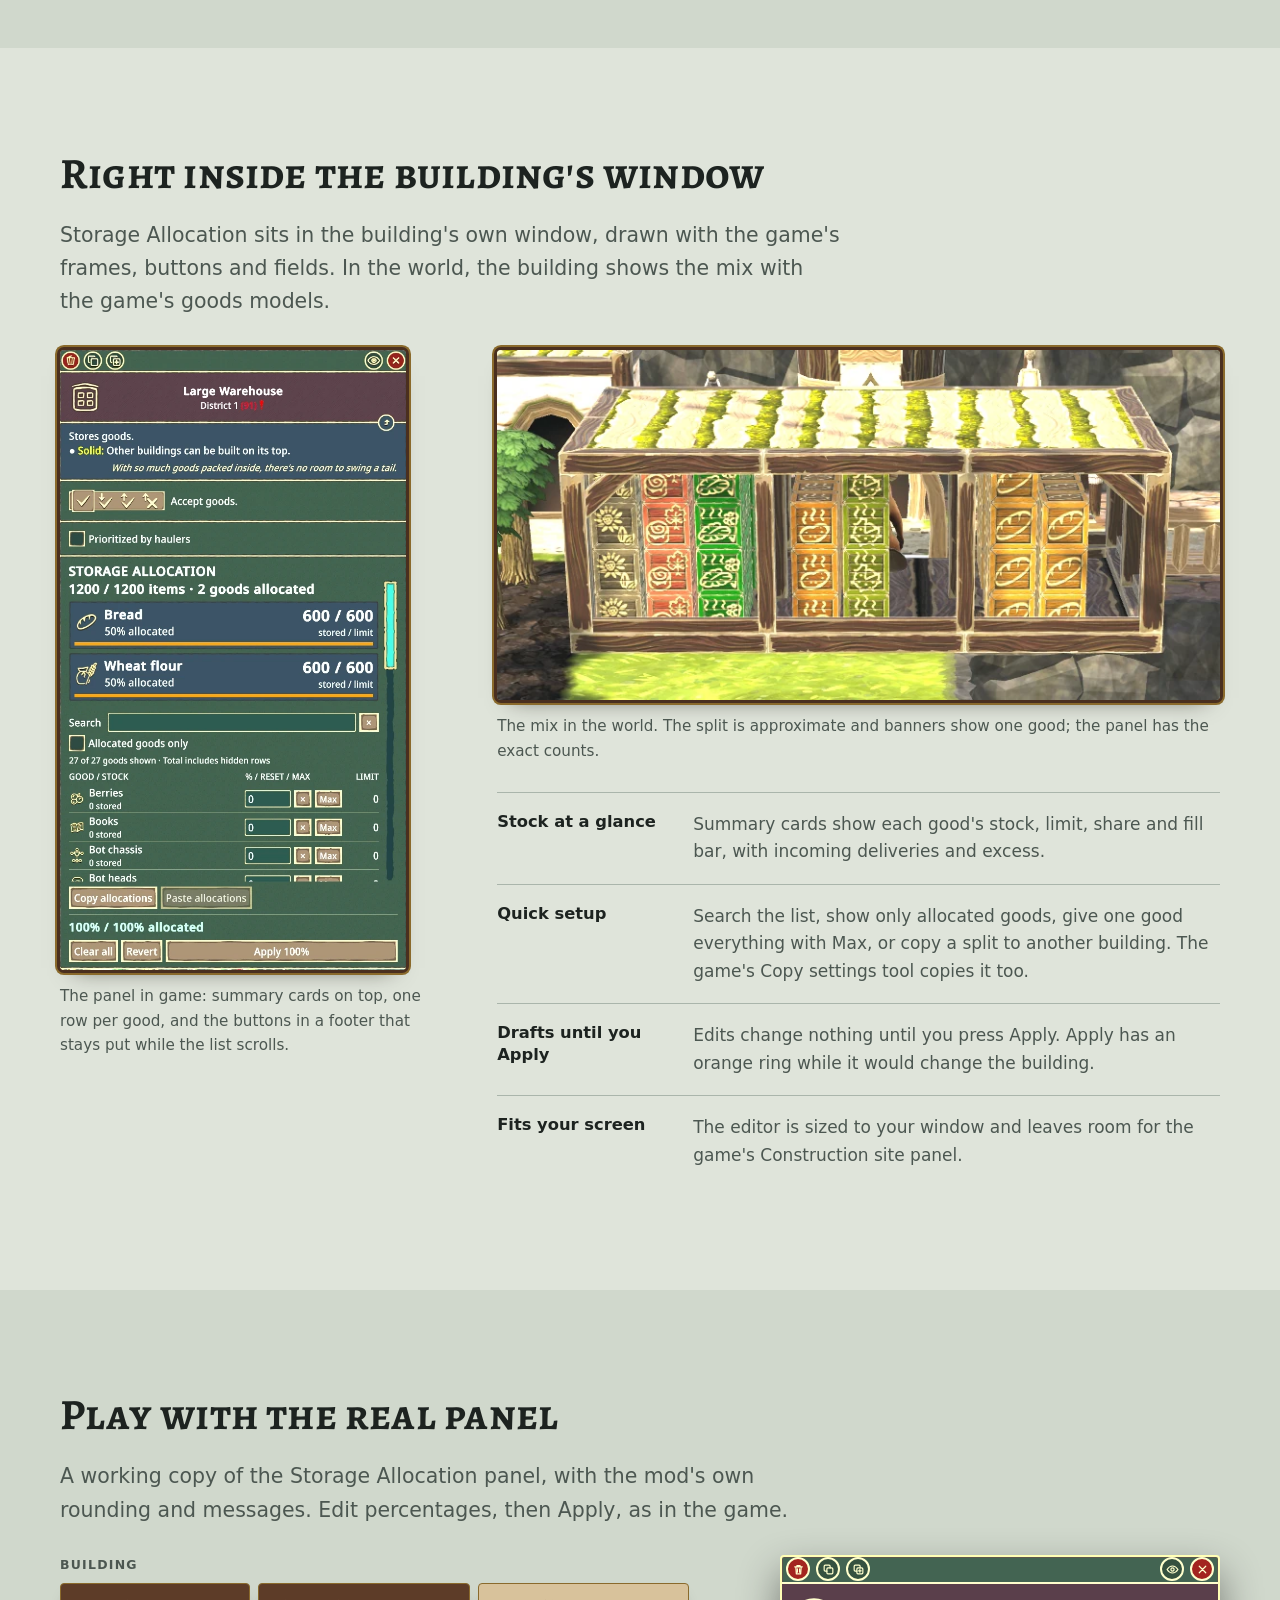
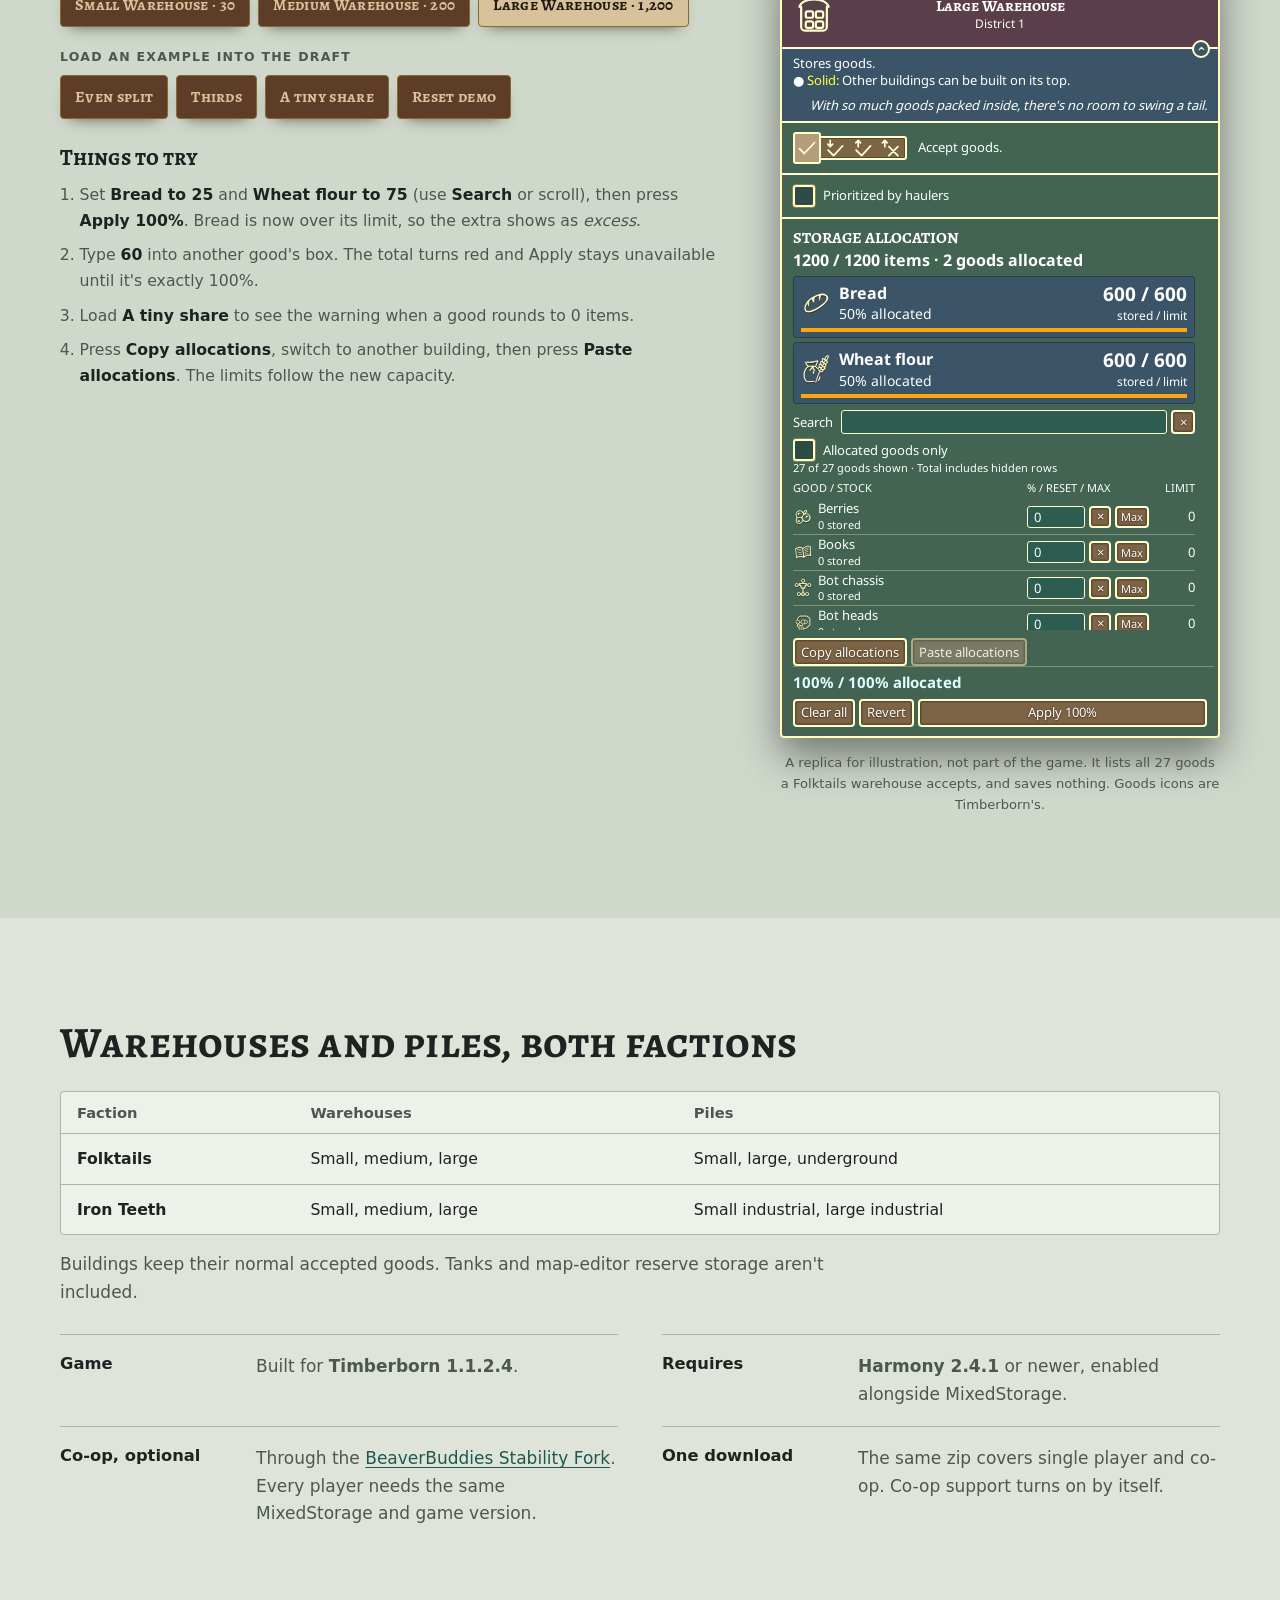
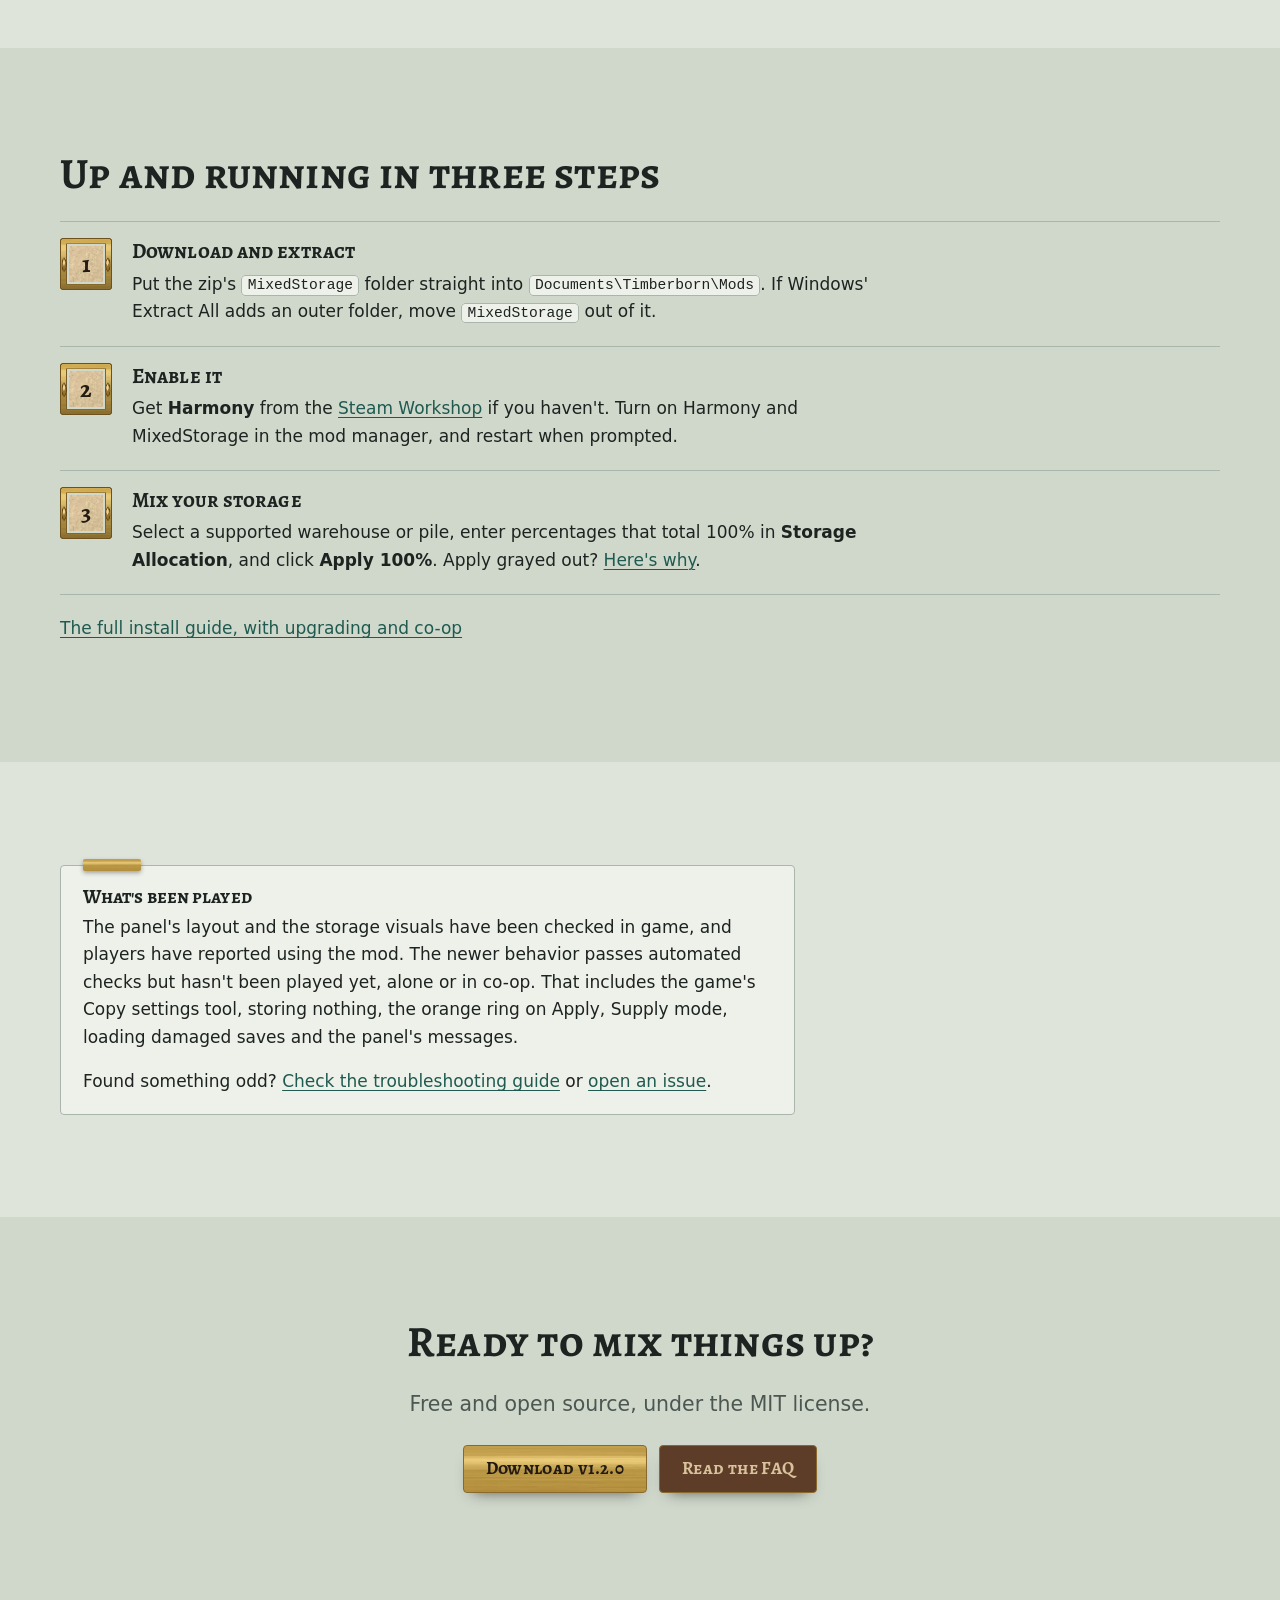
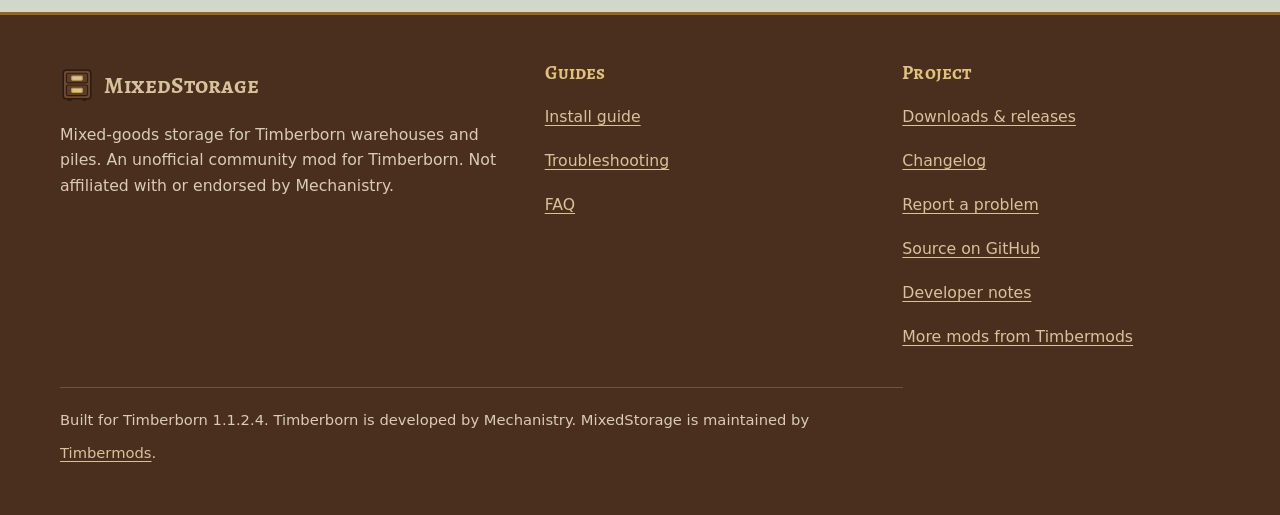
<file: docs/index.html>
<!doctype html>
<html lang="en">
<head>
<meta charset="utf-8">
<meta name="viewport" content="width=device-width, initial-scale=1">
<title>MixedStorage: mixed-goods storage for Timberborn</title>
<meta name="description" content="Store several kinds of goods in one Timberborn warehouse or pile and choose how much space each gets, by percentage. Install guide, troubleshooting, and FAQ.">
<link rel="canonical" href="https://timbermods.github.io/MixedStorage/">
<meta name="theme-color" content="#16231c">
<meta property="og:type" content="website">
<meta property="og:site_name" content="MixedStorage">
<meta property="og:title" content="MixedStorage: mixed-goods storage for Timberborn">
<meta property="og:description" content="Store several kinds of goods in one Timberborn warehouse or pile and choose how much space each gets, by percentage. Install guide, troubleshooting, and FAQ.">
<meta property="og:url" content="https://timbermods.github.io/MixedStorage/">
<meta property="og:image" content="https://timbermods.github.io/MixedStorage/assets/og.png">
<meta name="twitter:card" content="summary_large_image">
<link rel="icon" href="assets/favicon.svg" type="image/svg+xml">
<link rel="preload" href="assets/fonts/alegreya-sc-latin-700.woff2" as="font" type="font/woff2" crossorigin>
<link rel="stylesheet" href="assets/style.css">
<link rel="stylesheet" href="assets/game-panel.css">
</head>
<body>
<a class="skip" href="#main">Skip to content</a>
<header class="site-header">
  <div class="wrap bar">
    <a class="brand" href="./"><svg viewBox="0 0 32 32" aria-hidden="true"><rect x="3" y="2" width="26" height="27" rx="3" fill="#6e4a32" stroke="#2e1c12" stroke-width="1.5"/><rect x="6" y="5" width="20" height="9" rx="1.5" fill="#5d3c28" stroke="#2e1c12"/><rect x="6" y="16" width="20" height="10" rx="1.5" fill="#5d3c28" stroke="#2e1c12"/><rect x="11" y="7.5" width="10" height="4" rx=".8" fill="#d8c29b" stroke="#c19a4b" stroke-width="1"/><rect x="11" y="19" width="10" height="4" rx=".8" fill="#d8c29b" stroke="#c19a4b" stroke-width="1"/><rect x="7" y="29" width="4" height="2" fill="#2e1c12"/><rect x="21" y="29" width="4" height="2" fill="#2e1c12"/></svg><span>MixedStorage</span></a>
    <button class="nav-toggle" type="button" aria-expanded="false" aria-controls="site-nav">Menu</button>
    <nav id="site-nav" class="nav" aria-label="Main">
        <a href="./" aria-current="page">Features</a>
        <a href="install.html">Install</a>
        <a href="troubleshooting.html">Troubleshooting</a>
        <a href="faq.html">FAQ</a>
        <a class="nav__gh" href="https://github.com/timbermods/MixedStorage" rel="noopener">GitHub <svg viewBox="0 0 16 16" aria-hidden="true"><path d="M5 11 11 5M6 5h5v5"/></svg></a>
    </nav>
  </div>
</header>
<main id="main">

<svg width="0" height="0" style="position:absolute" aria-hidden="true" focusable="false">
  <symbol id="i-split" viewBox="0 0 24 24"><rect x="3" y="5" width="8" height="14" rx="2"/><rect x="13" y="5" width="8" height="14" rx="2"/></symbol>
  <symbol id="i-stack" viewBox="0 0 24 24"><rect x="3" y="4" width="18" height="6" rx="1.5"/><rect x="3" y="13" width="18" height="6" rx="1.5"/><path d="M6 7h5M6 16h8"/></symbol>
  <symbol id="i-bolt" viewBox="0 0 24 24"><path d="M13 2 4 14h7l-1 8 9-12h-7z"/></symbol>
  <symbol id="i-shield" viewBox="0 0 24 24"><path d="M12 3 4 6v6c0 5 3.5 8 8 9 4.5-1 8-4 8-9V6z"/><path d="m9 12 2 2 4-4"/></symbol>
  <symbol id="i-cube" viewBox="0 0 24 24"><path d="M12 3 4 7v10l8 4 8-4V7z"/><path d="m4 7 8 4 8-4M12 11v10"/></symbol>
  <symbol id="i-people" viewBox="0 0 24 24"><circle cx="7" cy="8" r="3"/><circle cx="17" cy="8" r="3"/><path d="M2 20c0-3 2-5 5-5s5 2 5 5M12 20c0-3 2-5 5-5s5 2 5 5"/></symbol>
  <symbol id="ig-trash" viewBox="0 0 24 24"><path d="M5 7h14M9 7V5h6v2M7 7l1 13h8l1-13M10 11v6M14 11v6"/></symbol>
  <symbol id="ig-copy" viewBox="0 0 24 24"><rect x="9" y="9" width="11" height="11" rx="2"/><path d="M15 9V6a2 2 0 0 0-2-2H6a2 2 0 0 0-2 2v7a2 2 0 0 0 2 2h3"/></symbol>
  <symbol id="ig-copyplus" viewBox="0 0 24 24"><rect x="9" y="9" width="11" height="11" rx="2"/><path d="M15 9V6a2 2 0 0 0-2-2H6a2 2 0 0 0-2 2v7a2 2 0 0 0 2 2h3M14.5 12v5M12 14.5h5"/></symbol>
  <symbol id="ig-eye" viewBox="0 0 24 24"><path d="M2 12s4-6.5 10-6.5S22 12 22 12s-4 6.5-10 6.5S2 12 2 12z"/><circle cx="12" cy="12" r="3"/></symbol>
  <symbol id="ig-x" viewBox="0 0 24 24"><path d="M6 6l12 12M18 6 6 18"/></symbol>
  <symbol id="ig-up" viewBox="0 0 24 24"><path d="M6 15l6-6 6 6"/></symbol>
  <symbol id="ig-building" viewBox="0 0 48 48"><path d="M10 15v22a4 4 0 0 0 4 4h20a4 4 0 0 0 4-4V15"/><path d="M8 15c2-6 10-8 16-8s14 2 16 8"/><rect x="15" y="20" width="8" height="7" rx="2"/><rect x="26" y="20" width="8" height="7" rx="2"/><rect x="15" y="31" width="8" height="7" rx="2"/><rect x="26" y="31" width="8" height="7" rx="2"/></symbol>
  <symbol id="ig-acc1" viewBox="0 0 32 28"><path d="M5 15l7 7L27 6"/></symbol>
  <symbol id="ig-acc2" viewBox="0 0 32 28"><path d="M9 3v9M5.5 8.5 9 12l3.5-3.5M6 17l8 8 13-14"/></symbol>
  <symbol id="ig-acc3" viewBox="0 0 32 28"><path d="M9 12V3M5.5 6.5 9 3l3.5 3.5M6 17l8 8 13-14"/></symbol>
  <symbol id="ig-acc4" viewBox="0 0 32 28"><path d="M7 12V3M3.5 6.5 7 3l3.5 3.5M13 12l13 13M26 12 13 25"/></symbol>
</svg>

<section class="hero">
  <div class="wrap hero__grid">
    <div>
      <h1>MixedStorage</h1>
      <p class="pitch">One warehouse or pile, several kinds of goods. You give each good a share of the space, by percentage.</p>
      <p class="rule">Percentages reserve space. They don't create goods; your haulers still bring them.</p>
      <div class="btn-row">
        <a class="btn btn--primary" data-release-href="download" href="https://github.com/timbermods/MixedStorage/releases/latest"><span>Download <span data-release="tag">v1.2.0</span></span></a>
        <a class="btn" href="install.html">Install guide</a>
      </div>
      <ul class="hero__meta">
        <li>Timberborn 1.1.2.4</li>
        <li>Needs Harmony 2.4.1+</li>
        <li>Co-op optional</li>
      </ul>
      <p class="hero__status"><span class="pill" data-release-show="stable" hidden>Latest release</span> <span class="pill" data-release-show="prerelease" hidden>Pre-release</span> If the button opens GitHub, pick the <strong>MixedStorage zip</strong> under <strong>Assets</strong>, not Source code.</p>
    </div>
    <figure class="hero-panel">
      <div class="ig ig-mini" data-hero-panel>
        <div class="ig-alloc">
          <p class="ig-title">Storage Allocation</p>
          <p class="ig-summary" data-hero-summary>1200 / 1200 items · 2 goods allocated</p>
          <div class="ig-cards" data-hero-cards>
            <div class="ig-card"><div class="ig-card__line"><span class="ig-card__icon"><img src="assets/goods/carrot-60.png" alt="" width="30" height="30"></span><span class="ig-card__main"><b>Carrots</b><span>50% allocated</span></span><span class="ig-card__count"><b>600 / 600</b><span>stored / limit</span></span></div><div class="ig-bar-track"><i style="width:100%"></i></div></div>
            <div class="ig-card"><div class="ig-card__line"><span class="ig-card__icon"><img src="assets/goods/gear-60.png" alt="" width="30" height="30"></span><span class="ig-card__main"><b>Gears</b><span>50% allocated</span></span><span class="ig-card__count"><b>600 / 600</b><span>stored / limit</span></span></div><div class="ig-bar-track"><i style="width:100%"></i></div></div>
          </div>
        </div>
      </div>
      <div class="splits" role="group" aria-label="Try another split">
        <button class="btn btn--small" type="button" data-split="even" aria-pressed="true" hidden>50 / 50</button>
        <button class="btn btn--small" type="button" data-split="bakery" aria-pressed="false" hidden>25 / 75</button>
        <button class="btn btn--small" type="button" data-split="thirds" aria-pressed="false" hidden>Thirds</button>
      </div>
      <figcaption><span class="sr-only" data-hero-said aria-live="polite"></span>A Large Warehouse full, as the mod shows it in game. <a href="#try-it">Try the whole panel</a> further down.</figcaption>
    </figure>
  </div>
</section>

<section class="section section--tint" id="features">
  <div class="wrap">
    <h2>How the percentages work</h2>
    <p class="lead">Give any good the building normally accepts a share of its capacity. Three rules decide what that share means.</p>
    <ol class="rules">
      <li><h3>Shares total exactly 100%</h3><p>Apply stays unavailable until the total is exactly 100%, down to 0.01%. Or set everything to 0% to store nothing.</p></li>
      <li><h3>Limits round to whole items</h3><p>Each share rounds down, and leftover slots go to the largest fractions, so every slot is used. A tiny share in a small building can round to 0; the panel warns you.</p></li>
      <li><h3>Lowering a limit never deletes stock</h3><p>Extra goods are marked as excess and leave the normal way. Deliveries on their way count too. If a lower limit clashes with them, Apply refuses it until they arrive.</p></li>
    </ol>
    <div class="scale">
      <figure>
        <figcaption><b>Small Warehouse</b> 1% carrots rounds to 0 of 30</figcaption>
        <div class="ig ig-mini"><div class="ig-alloc">
          <p class="ig-title">Storage Allocation</p>
          <p class="ig-summary">30 / 30 items · 2 goods allocated</p>
          <div class="ig-cards"><div class="ig-card"><div class="ig-card__line"><span class="ig-card__icon"><img src="assets/goods/carrot-60.png" alt="" width="30" height="30" loading="lazy"></span><span class="ig-card__main"><b>Carrots</b><span>1% allocated</span></span><span class="ig-card__count"><b>0 / 0</b><span>stored / limit</span></span></div><div class="ig-bar-track"><i style="width:0%"></i></div></div><div class="ig-card"><div class="ig-card__line"><span class="ig-card__icon"><img src="assets/goods/gear-60.png" alt="" width="30" height="30" loading="lazy"></span><span class="ig-card__main"><b>Gears</b><span>99% allocated</span></span><span class="ig-card__count"><b>30 / 30</b><span>stored / limit</span></span></div><div class="ig-bar-track"><i style="width:100%"></i></div></div></div>
          <p class="ig-round is-bad">1 allocated good(s) round to 0 items. Increase their shares or use larger storage.</p>
        </div></div>
      </figure>
      <figure>
        <figcaption><b>Medium Warehouse</b> 1% carrots is 2 of 200</figcaption>
        <div class="ig ig-mini"><div class="ig-alloc">
          <p class="ig-title">Storage Allocation</p>
          <p class="ig-summary">200 / 200 items · 2 goods allocated</p>
          <div class="ig-cards"><div class="ig-card"><div class="ig-card__line"><span class="ig-card__icon"><img src="assets/goods/carrot-60.png" alt="" width="30" height="30" loading="lazy"></span><span class="ig-card__main"><b>Carrots</b><span>1% allocated</span></span><span class="ig-card__count"><b>2 / 2</b><span>stored / limit</span></span></div><div class="ig-bar-track"><i style="width:100%"></i></div></div><div class="ig-card"><div class="ig-card__line"><span class="ig-card__icon"><img src="assets/goods/gear-60.png" alt="" width="30" height="30" loading="lazy"></span><span class="ig-card__main"><b>Gears</b><span>99% allocated</span></span><span class="ig-card__count"><b>198 / 198</b><span>stored / limit</span></span></div><div class="ig-bar-track"><i style="width:100%"></i></div></div></div>
        </div></div>
      </figure>
      <figure>
        <figcaption><b>Large Warehouse</b> 1% carrots is 12 of 1,200</figcaption>
        <div class="ig ig-mini"><div class="ig-alloc">
          <p class="ig-title">Storage Allocation</p>
          <p class="ig-summary">1200 / 1200 items · 2 goods allocated</p>
          <div class="ig-cards"><div class="ig-card"><div class="ig-card__line"><span class="ig-card__icon"><img src="assets/goods/carrot-60.png" alt="" width="30" height="30" loading="lazy"></span><span class="ig-card__main"><b>Carrots</b><span>1% allocated</span></span><span class="ig-card__count"><b>12 / 12</b><span>stored / limit</span></span></div><div class="ig-bar-track"><i style="width:100%"></i></div></div><div class="ig-card"><div class="ig-card__line"><span class="ig-card__icon"><img src="assets/goods/gear-60.png" alt="" width="30" height="30" loading="lazy"></span><span class="ig-card__main"><b>Gears</b><span>99% allocated</span></span><span class="ig-card__count"><b>1188 / 1188</b><span>stored / limit</span></span></div><div class="ig-bar-track"><i style="width:100%"></i></div></div></div>
        </div></div>
      </figure>
    </div>
    <p class="muted" style="margin-top:14px;max-width:72ch">The same shares, 1% carrots and 99% gears, in three sizes. In the small warehouse, the 1% rounds to 0.</p>
  </div>
</section>

<section class="section" id="in-the-game">
  <div class="wrap">
    <h2>Right inside the building's window</h2>
    <p class="lead">Storage Allocation sits in the building's own window, drawn with the game's frames, buttons and fields. In the world, the building shows the mix with the game's goods models.</p>
    <div class="shots" style="margin-top:32px">
      <figure class="frame">
        <img src="assets/panel.webp" width="622" height="1114" loading="lazy"
             alt="The Storage Allocation panel on a large warehouse: summary cards for Bread and Wheat flour at 50 percent each, a search box right beside its label, per-good percentage boxes with Max buttons, and Copy, Paste, Clear, Revert and Apply controls.">
        <figcaption>The panel in game: summary cards on top, one row per good, and the buttons in a footer that stays put while the list scrolls.</figcaption>
      </figure>
      <div>
        <figure class="frame">
          <img src="assets/world.webp" width="752" height="364" loading="lazy"
               alt="A warehouse whose bays show stacked crates of several different goods side by side.">
          <figcaption>The mix in the world. The split is approximate and banners show one good; the panel has the exact counts.</figcaption>
        </figure>
        <ul class="ledger" style="margin-top:28px;grid-template-columns:minmax(0,1fr)">
          <li><b>Stock at a glance</b><p>Summary cards show each good's stock, limit, share and fill bar, with incoming deliveries and excess.</p></li>
          <li><b>Quick setup</b><p>Search the list, show only allocated goods, give one good everything with Max, or copy a split to another building. The game's Copy settings tool copies it too.</p></li>
          <li><b>Drafts until you Apply</b><p>Edits change nothing until you press Apply. Apply has an orange ring while it would change the building.</p></li>
          <li><b>Fits your screen</b><p>The editor is sized to your window and leaves room for the game's Construction site panel.</p></li>
        </ul>
      </div>
    </div>
  </div>
</section>

<section class="section section--tint" id="try-it">
  <div class="wrap">
    <h2>Play with the real panel</h2>
    <p class="lead">A working copy of the Storage Allocation panel, with the mod's own rounding and messages. Edit percentages, then Apply, as in the game.</p>
    <noscript><p class="muted">The interactive panel needs JavaScript. The screenshot above shows what it looks like.</p></noscript>
    <div class="ig-stage" data-demo-stage>
      <div class="ig-side">
        <div class="ig-controls">
          <div>
            <span class="ctl-label" id="bld-label">Building</span>
            <div class="ctl-group" role="group" aria-labelledby="bld-label">
              <button class="btn btn--small" type="button" data-building="small" aria-pressed="false">Small Warehouse &middot; 30</button>
              <button class="btn btn--small" type="button" data-building="medium" aria-pressed="false">Medium Warehouse &middot; 200</button>
              <button class="btn btn--small" type="button" data-building="large" aria-pressed="true">Large Warehouse &middot; 1,200</button>
            </div>
          </div>
          <div>
            <span class="ctl-label" id="ex-label">Load an example into the draft</span>
            <div class="ctl-group" role="group" aria-labelledby="ex-label">
              <button class="btn btn--small" type="button" data-preset="even">Even split</button>
              <button class="btn btn--small" type="button" data-preset="thirds">Thirds</button>
              <button class="btn btn--small" type="button" data-preset="tiny">A tiny share</button>
              <button class="btn btn--small" type="button" data-reset>Reset demo</button>
            </div>
          </div>
        </div>
        <h3>Things to try</h3>
        <ol class="ig-tips">
          <li>Set <strong>Bread to 25</strong> and <strong>Wheat flour to 75</strong> (use <strong>Search</strong> or scroll), then press <strong>Apply 100%</strong>. Bread is now over its limit, so the extra shows as <em>excess</em>.</li>
          <li>Type <strong>60</strong> into another good's box. The total turns red and Apply stays unavailable until it's exactly 100%.</li>
          <li>Load <strong>A tiny share</strong> to see the warning when a good rounds to 0 items.</li>
          <li>Press <strong>Copy allocations</strong>, switch to another building, then press <strong>Paste allocations</strong>. The limits follow the new capacity.</li>
        </ol>
      </div>

      <div class="ig-col">
        <div class="ig" data-demo role="group" aria-label="Interactive Storage Allocation panel">
          <div class="ig-deco" aria-hidden="true">
            <div class="ig-bar">
              <div><span class="ig-circle ig-circle--red"><svg><use href="#ig-trash"/></svg></span><span class="ig-circle"><svg><use href="#ig-copy"/></svg></span><span class="ig-circle"><svg><use href="#ig-copyplus"/></svg></span></div>
              <div><span class="ig-circle"><svg><use href="#ig-eye"/></svg></span><span class="ig-circle ig-circle--red"><svg><use href="#ig-x"/></svg></span></div>
            </div>
            <div class="ig-sec ig-header">
              <svg><use href="#ig-building"/></svg>
              <div><h3 data-title>Large Warehouse</h3><p>District 1</p></div>
              <span></span>
            </div>
            <div class="ig-sec ig-desc">
              <span class="ig-collapse"><svg><use href="#ig-up"/></svg></span>
              <p>Stores goods.</p>
              <p>&#9679; <span class="solid">Solid:</span> Other buildings can be built on its top.</p>
              <em data-quote>With so much goods packed inside, there's no room to swing a tail.</em>
            </div>
            <div class="ig-sec ig-accept">
              <span class="ig-seg"><span class="on"><svg><use href="#ig-acc1"/></svg></span><span><svg><use href="#ig-acc2"/></svg></span><span><svg><use href="#ig-acc3"/></svg></span><span><svg><use href="#ig-acc4"/></svg></span></span>
              <span>Accept goods.</span>
            </div>
            <div class="ig-sec ig-prio"><span class="ig-check"><span class="box"></span>Prioritized by haulers</span></div>
          </div>

          <section class="ig-sec ig-alloc" aria-label="Storage Allocation">
            <h3 class="ig-title">Storage Allocation</h3>
            <div class="ig-scroll" data-scroll tabindex="0" role="region" aria-label="Storage allocation settings, scrollable">
              <p class="ig-summary" data-summary></p>
              <div class="ig-cards" data-cards></div>
              <div class="ig-search">
                <label for="ig-search">Search</label>
                <input id="ig-search" class="ig-input" type="text" autocomplete="off" spellcheck="false" data-search title="Search the goods allowed in this storage building.">
                <button class="ig-btn" type="button" data-clear-search title="Clear search" aria-label="Clear search">&times;</button>
              </div>
              <label class="ig-check ig-only"><input type="checkbox" data-only><span class="box"></span>Allocated goods only</label>
              <p class="ig-count" data-count></p>
              <div class="ig-head" data-head><span>Good / stock</span><span>% / reset / max</span><span>Limit</span></div>
              <div class="ig-rows" data-rows></div>
              <p class="ig-round" data-round></p>
              <p class="ig-msg" data-msg aria-live="polite"></p>
            </div>
            <div class="ig-foot">
              <div class="ig-clip">
                <button class="ig-btn" type="button" data-copy title="Copy this valid 100% draft. Stock, hauling mode and hauler priority are not copied.">Copy allocations</button>
                <button class="ig-btn" type="button" data-paste title="Paste copied percentages into this draft, then Apply. All allocated goods must be accepted here.">Paste allocations</button>
              </div>
              <p class="ig-total" data-total aria-live="polite"></p>
              <div class="ig-actions">
                <button class="ig-btn" type="button" data-clear>Clear all</button>
                <button class="ig-btn" type="button" data-revert>Revert</button>
                <button class="ig-btn ig-apply" type="button" data-apply>Apply 100%</button>
              </div>
            </div>
          </section>
        </div>
        <p class="ig-fine">A replica for illustration, not part of the game. It lists all 27 goods a Folktails warehouse accepts, and saves nothing. Goods icons are Timberborn's.</p>
      </div>
    </div>
  </div>
</section>


<section class="section" id="buildings">
  <div class="wrap">
    <h2>Warehouses and piles, both factions</h2>
    <div class="table-wrap" style="margin-top:24px">
      <table class="data">
        <thead><tr><th scope="col">Faction</th><th scope="col">Warehouses</th><th scope="col">Piles</th></tr></thead>
        <tbody>
          <tr><td>Folktails</td><td>Small, medium, large</td><td>Small, large, underground</td></tr>
          <tr><td>Iron Teeth</td><td>Small, medium, large</td><td>Small industrial, large industrial</td></tr>
        </tbody>
      </table>
    </div>
    <p class="muted" style="margin-top:16px;max-width:72ch">Buildings keep their normal accepted goods. Tanks and map-editor reserve storage aren't included.</p>
    <ul class="ledger" style="margin-top:28px">
      <li><b>Game</b><p>Built for <strong>Timberborn 1.1.2.4</strong>.</p></li>
      <li><b>Requires</b><p><strong>Harmony 2.4.1</strong> or newer, enabled alongside MixedStorage.</p></li>
      <li><b>Co-op, optional</b><p>Through the <a href="https://timbermods.github.io/BeaverBuddies-Stability-Fork/" rel="noopener">BeaverBuddies Stability Fork</a>. Every player needs the same MixedStorage and game version.</p></li>
      <li><b>One download</b><p>The same zip covers single player and co-op. Co-op support turns on by itself.</p></li>
    </ul>
  </div>
</section>

<section class="section section--tint" id="get-started">
  <div class="wrap">
    <h2>Up and running in three steps</h2>
    <ol class="steps" style="margin-top:24px">
      <li><h3>Download and extract</h3><p>Put the zip's <code>MixedStorage</code> folder straight into <code>Documents\Timberborn\Mods</code>. If Windows' Extract All adds an outer folder, move <code>MixedStorage</code> out of it.</p></li>
      <li><h3>Enable it</h3><p>Get <strong>Harmony</strong> from the <a href="https://steamcommunity.com/sharedfiles/filedetails/?id=3284904751" rel="noopener">Steam Workshop</a> if you haven't. Turn on Harmony and MixedStorage in the mod manager, and restart when prompted.</p></li>
      <li><h3>Mix your storage</h3><p>Select a supported warehouse or pile, enter percentages that total 100% in <strong>Storage Allocation</strong>, and click <strong>Apply 100%</strong>. Apply grayed out? <a href="troubleshooting.html#t-apply-disabled">Here's why</a>.</p></li>
    </ol>
    <p style="margin-top:20px"><a href="install.html">The full install guide, with upgrading and co-op</a></p>
  </div>
</section>

<section class="section" id="status">
  <div class="wrap">
    <div class="panel note note--info measure">
      <h3>What's been played</h3>
      <p>The panel's layout and the storage visuals have been checked in game, and players have reported using the mod. The newer behavior passes automated checks but hasn't been played yet, alone or in co-op. That includes the game's Copy settings tool, storing nothing, the orange ring on Apply, Supply mode, loading damaged saves and the panel's messages.</p>
      <p>Found something odd? <a href="troubleshooting.html">Check the troubleshooting guide</a> or <a href="https://github.com/timbermods/MixedStorage/issues" rel="noopener">open an issue</a>.</p>
    </div>
  </div>
</section>

<section class="section section--tint cta">
  <div class="wrap">
    <h2>Ready to mix things up?</h2>
    <p class="lead">Free and open source, under the MIT license.</p>
    <div class="btn-row">
      <a class="btn btn--primary" data-release-href="download" href="https://github.com/timbermods/MixedStorage/releases/latest"><span>Download <span data-release="tag">v1.2.0</span></span></a>
      <a class="btn" href="faq.html">Read the FAQ</a>
    </div>
    <p class="muted" style="margin-top:16px"><span class="pill" data-release-show="stable" hidden>Latest release</span><span class="pill" data-release-show="prerelease" hidden>Pre-release</span></p>
  </div>
</section>

</main>
<footer class="site-footer">
  <div class="wrap">
    <div class="footer__grid">
      <div>
        <a class="brand" href="./"><svg viewBox="0 0 32 32" aria-hidden="true"><rect x="3" y="2" width="26" height="27" rx="3" fill="#6e4a32" stroke="#2e1c12" stroke-width="1.5"/><rect x="6" y="5" width="20" height="9" rx="1.5" fill="#5d3c28" stroke="#2e1c12"/><rect x="6" y="16" width="20" height="10" rx="1.5" fill="#5d3c28" stroke="#2e1c12"/><rect x="11" y="7.5" width="10" height="4" rx=".8" fill="#d8c29b" stroke="#c19a4b" stroke-width="1"/><rect x="11" y="19" width="10" height="4" rx=".8" fill="#d8c29b" stroke="#c19a4b" stroke-width="1"/><rect x="7" y="29" width="4" height="2" fill="#2e1c12"/><rect x="21" y="29" width="4" height="2" fill="#2e1c12"/></svg><span>MixedStorage</span></a>
        <p style="margin-top:12px;max-width:44ch">Mixed-goods storage for Timberborn warehouses and piles. An unofficial community mod for Timberborn. Not affiliated with or endorsed by Mechanistry.</p>
      </div>
      <div>
        <h2>Guides</h2>
        <ul>
          <li><a href="install.html">Install guide</a></li>
          <li><a href="troubleshooting.html">Troubleshooting</a></li>
          <li><a href="faq.html">FAQ</a></li>
        </ul>
      </div>
      <div>
        <h2>Project</h2>
        <ul>
          <li><a href="https://github.com/timbermods/MixedStorage/releases" data-release-href="notes" rel="noopener">Downloads &amp; releases</a></li>
          <li><a href="https://github.com/timbermods/MixedStorage/blob/main/CHANGELOG.md" rel="noopener">Changelog</a></li>
          <li><a href="https://github.com/timbermods/MixedStorage/issues" rel="noopener">Report a problem</a></li>
          <li><a href="https://github.com/timbermods/MixedStorage" rel="noopener">Source on GitHub</a></li>
          <li><a href="https://github.com/timbermods/MixedStorage/blob/main/DEVELOPMENT.md" rel="noopener">Developer notes</a></li>
          <li><a href="https://timbermods.github.io/">More mods from Timbermods</a></li>
        </ul>
      </div>
    </div>
    <p class="footer__fine">Built for Timberborn 1.1.2.4. Timberborn is developed by Mechanistry. MixedStorage is maintained by <a href="https://github.com/timbermods" rel="noopener">Timbermods</a>.</p>
  </div>
</footer>
<script src="assets/site.js" defer></script>
<script src="assets/release.js" defer data-repo="timbermods/MixedStorage" data-asset="^MixedStorage-v[\d.]+\.zip$"></script>
<script src="assets/split.js" defer></script>
<script src="assets/goods.js" defer></script>
<script src="assets/demo.js" defer></script>
<script src="assets/hero-panel.js" defer></script>
</body>
</html>
</file>
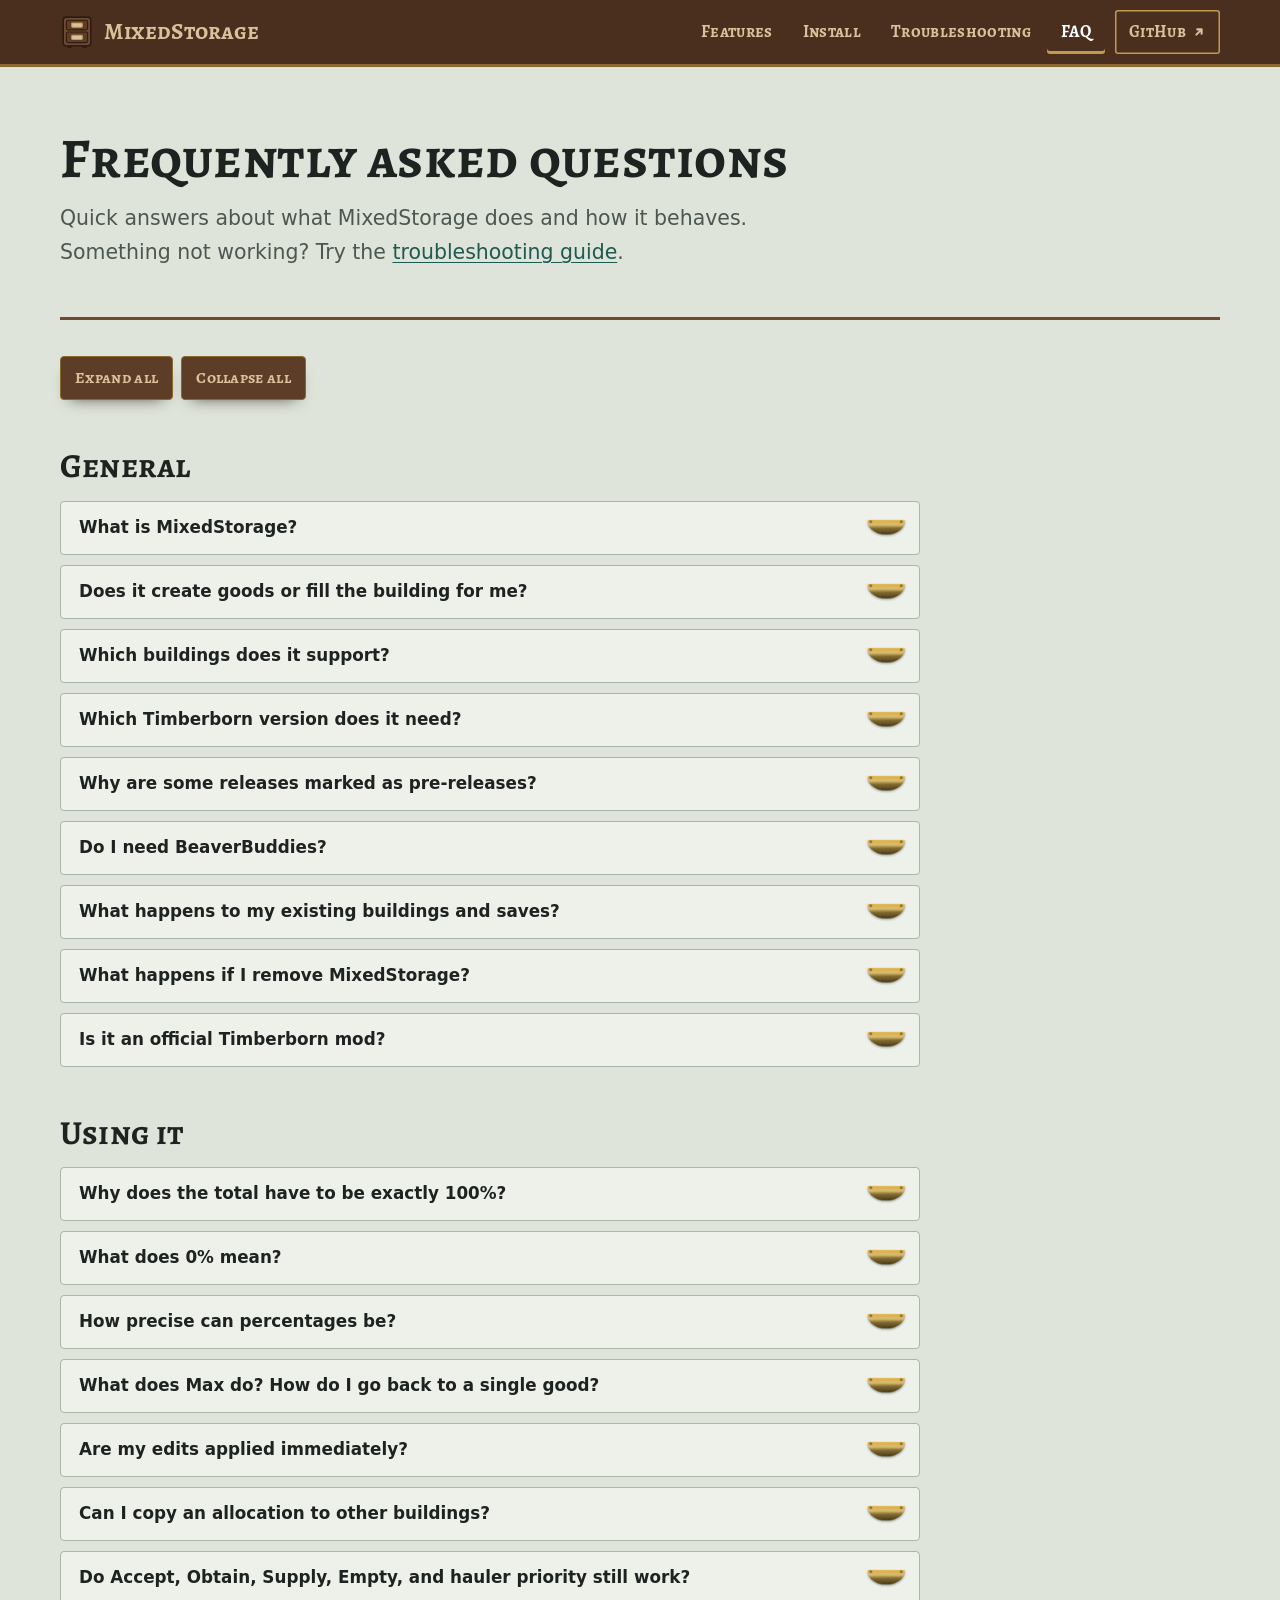
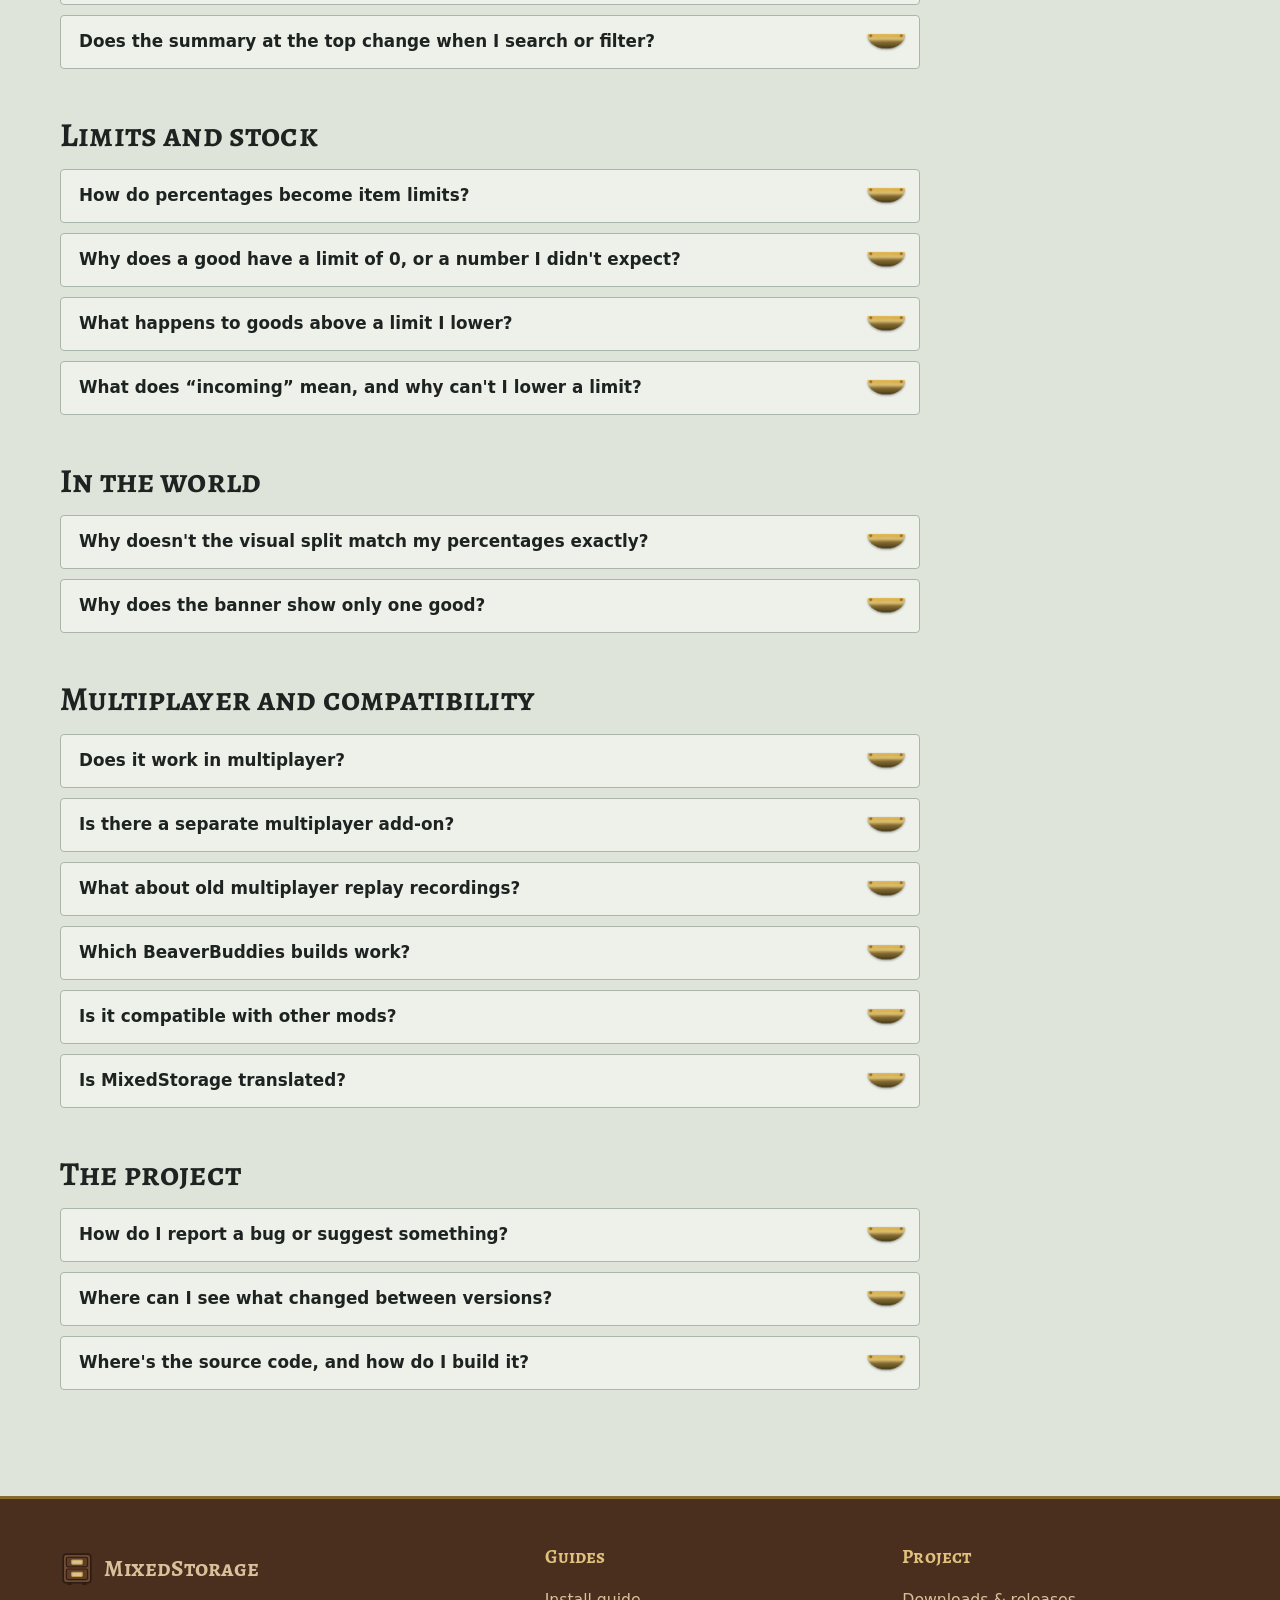
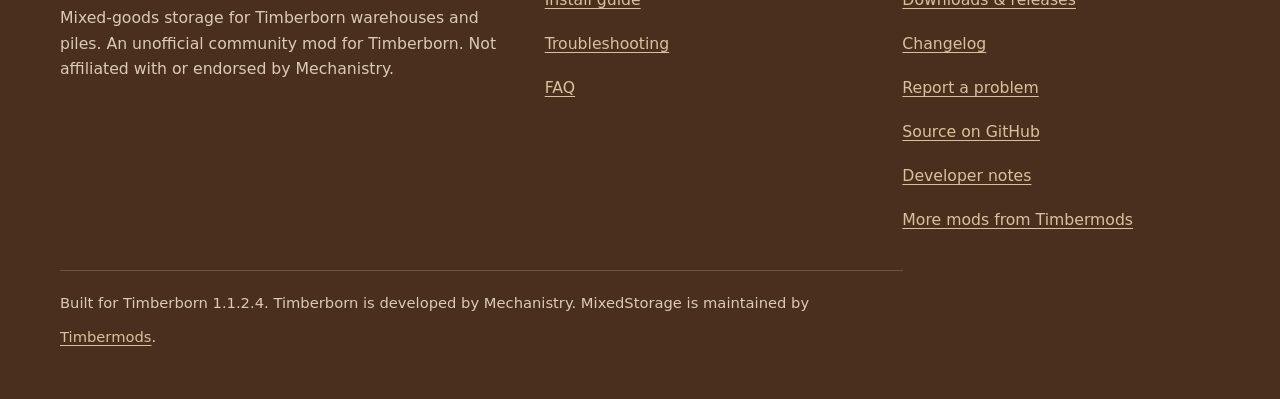
<file: faq.html>
<!doctype html>
<html lang="en">
<head>
<meta charset="utf-8">
<meta name="viewport" content="width=device-width, initial-scale=1">
<title>FAQ: MixedStorage</title>
<meta name="description" content="Answers about MixedStorage for Timberborn: supported buildings, percentages and rounding, copy and paste, visuals, multiplayer, and compatibility.">
<link rel="canonical" href="https://timbermods.github.io/MixedStorage/faq.html">
<meta name="theme-color" content="#16231c">
<meta property="og:type" content="website">
<meta property="og:site_name" content="MixedStorage">
<meta property="og:title" content="FAQ: MixedStorage">
<meta property="og:description" content="Answers about MixedStorage for Timberborn: supported buildings, percentages and rounding, copy and paste, visuals, multiplayer, and compatibility.">
<meta property="og:url" content="https://timbermods.github.io/MixedStorage/faq.html">
<meta property="og:image" content="https://timbermods.github.io/MixedStorage/assets/og.png">
<meta name="twitter:card" content="summary_large_image">
<link rel="icon" href="assets/favicon.svg" type="image/svg+xml">
<link rel="preload" href="assets/fonts/alegreya-sc-latin-700.woff2" as="font" type="font/woff2" crossorigin>
<link rel="stylesheet" href="assets/style.css">
</head>
<body>
<a class="skip" href="#main">Skip to content</a>
<header class="site-header">
  <div class="wrap bar">
    <a class="brand" href="./"><svg viewBox="0 0 32 32" aria-hidden="true"><rect x="3" y="2" width="26" height="27" rx="3" fill="#6e4a32" stroke="#2e1c12" stroke-width="1.5"/><rect x="6" y="5" width="20" height="9" rx="1.5" fill="#5d3c28" stroke="#2e1c12"/><rect x="6" y="16" width="20" height="10" rx="1.5" fill="#5d3c28" stroke="#2e1c12"/><rect x="11" y="7.5" width="10" height="4" rx=".8" fill="#d8c29b" stroke="#c19a4b" stroke-width="1"/><rect x="11" y="19" width="10" height="4" rx=".8" fill="#d8c29b" stroke="#c19a4b" stroke-width="1"/><rect x="7" y="29" width="4" height="2" fill="#2e1c12"/><rect x="21" y="29" width="4" height="2" fill="#2e1c12"/></svg><span>MixedStorage</span></a>
    <button class="nav-toggle" type="button" aria-expanded="false" aria-controls="site-nav">Menu</button>
    <nav id="site-nav" class="nav" aria-label="Main">
        <a href="./">Features</a>
        <a href="install.html">Install</a>
        <a href="troubleshooting.html">Troubleshooting</a>
        <a href="faq.html" aria-current="page">FAQ</a>
        <a class="nav__gh" href="https://github.com/timbermods/MixedStorage" rel="noopener">GitHub <svg viewBox="0 0 16 16" aria-hidden="true"><path d="M5 11 11 5M6 5h5v5"/></svg></a>
    </nav>
  </div>
</header>
<main id="main">

<div class="wrap">
  <div class="page-head">
    <h1>Frequently asked questions</h1>
    <p class="lead">Quick answers about what MixedStorage does and how it behaves. Something not working? Try the <a href="troubleshooting.html">troubleshooting guide</a>.</p>
  </div>
  <div class="doc">
    <div class="tools" style="margin-top:12px">
      <button class="btn btn--small" type="button" data-expand="all">Expand all</button>
      <button class="btn btn--small" type="button" data-expand="none">Collapse all</button>
    </div>
    <h2 class="group-title">General</h2>
<details class="qa" id="faq-what"><summary>What is MixedStorage?</summary><div class="qa__body"><p>A Timberborn mod that lets a single warehouse or pile store several kinds of goods. You give each good a percentage of the building's capacity. For example, a 1,200-capacity warehouse can reserve 50% for carrots (600) and 50% for gears (600).</p></div></details>
<details class="qa" id="faq-fill"><summary>Does it create goods or fill the building for me?</summary><div class="qa__body"><p>No. Percentages only reserve space. They don't create goods or instantly fill the building. Normal hauling rules decide what arrives and when.</p></div></details>
<details class="qa" id="faq-buildings"><summary>Which buildings does it support?</summary><div class="qa__body"><p><strong>Folktails:</strong> small, medium, and large warehouses; small, large, and underground piles. <strong>Iron Teeth:</strong> small, medium, and large warehouses; small industrial and large industrial piles.</p><p>Buildings keep their normal accepted goods. Tanks and map-editor reserve storage aren't included. See the <a href="./#buildings">supported buildings table</a>.</p></div></details>
<details class="qa" id="faq-version"><summary>Which Timberborn version does it need?</summary><div class="qa__body"><p>It's built against Timberborn <strong>1.1.2.4</strong>. Other versions aren't guaranteed to work.</p></div></details>
<details class="qa" id="faq-prerelease"><summary>Why are some releases marked as pre-releases?</summary><div class="qa__body"><p>Some builds have been published as pre-releases for testing before a full release. Automated checks cover the allocation math, geometry, native game API calls, and optional multiplayer loading, but they don't replace live gameplay testing.</p><p>Not sure which to download? The download button on this site offers the release marked <strong>Latest</strong> on GitHub (or, while there is none, the newest pre-release). To try a newer pre-release, choose it on the <a href="https://github.com/timbermods/MixedStorage/releases" rel="noopener">releases page</a>.</p></div></details>
<details class="qa" id="faq-bb"><summary>Do I need BeaverBuddies?</summary><div class="qa__body"><p>No. Single-player doesn't need it. You only need BeaverBuddies for multiplayer, and the build to use is the <a href="https://timbermods.github.io/BeaverBuddies-Stability-Fork/" rel="noopener">BeaverBuddies Stability Fork</a>.</p></div></details>
<details class="qa" id="faq-existing"><summary>What happens to my existing buildings and saves?</summary><div class="qa__body"><p>Buildings you haven't given an allocation keep working with the game's normal single-good setting, and the editor starts from that setting. Allocations you apply are saved with the building in your save file, and existing MixedStorage allocations are preserved when you upgrade.</p></div></details>
<details class="qa" id="faq-remove"><summary>What happens if I remove MixedStorage?</summary><div class="qa__body"><p>Close Timberborn, then disable MixedStorage in the mod manager or delete its folder. In saves that used it, each mixed building goes back to storing only its largest allocated good. As when you switch a warehouse to a different good in the base game, haulers empty out the other goods, and may move some of the kept good too, before the building fills with it again.</p></div></details>
<details class="qa" id="faq-official"><summary>Is it an official Timberborn mod?</summary><div class="qa__body"><p>No. It's an unofficial community mod and isn't affiliated with or endorsed by Mechanistry.</p></div></details>
<h2 class="group-title">Using it</h2>
<details class="qa" id="faq-100"><summary>Why does the total have to be exactly 100%?</summary><div class="qa__body"><p>So the building's whole capacity is allocated. Apply stays unavailable until the total is exactly 100%, and the line under the list tells you how much is remaining or over. The one exception is 0%: with every good at 0%, <strong>Apply: store nothing</strong> makes the building store nothing, like a newly built one.</p></div></details>
<details class="qa" id="faq-zero"><summary>What does 0% mean?</summary><div class="qa__body"><p>A good at 0% is disabled in that building. Leave goods you don't want at 0%.</p></div></details>
<details class="qa" id="faq-precision"><summary>How precise can percentages be?</summary><div class="qa__body"><p>Two decimal places, so down to 0.01%.</p></div></details>
<details class="qa" id="faq-max"><summary>What does Max do? How do I go back to a single good?</summary><div class="qa__body"><p>Max sets that good to 100% and every other good to 0% in your draft. Click <strong>Apply 100%</strong> to confirm. That's also how you give one good the whole building again.</p><p>To turn a mixed building back into a normal single-good one, use the game's <strong>Copy settings</strong> tool from a normal building that stores a good this one accepts. To make such a building, pick a good for a building without an allocation, such as one just built, in the goods dropdown of the game's building list. If a delivery already on its way would no longer fit, the building stays mixed and Player.log says why; copy again once it has arrived. To make a mixed building store nothing instead, click <strong>Clear all</strong> and then <strong>Apply: store nothing</strong>. Copying from a building set to store nothing leaves the allocation as it is.</p></div></details>
<details class="qa" id="faq-draft"><summary>Are my edits applied immediately?</summary><div class="qa__body"><p>No. Edits are drafts until you click Apply. <strong>Revert</strong> discards them, and <strong>Clear all</strong> sets every good to 0%. Current allocations stay active until you click Apply. While your draft differs from the building's settings, the Apply button has an orange border.</p></div></details>
<details class="qa" id="faq-copy"><summary>Can I copy an allocation to other buildings?</summary><div class="qa__body"><p>Yes. Click <strong>Copy allocations</strong>, select another building, click <strong>Paste allocations</strong>, then Apply. Item limits are recalculated for the destination's capacity, and the destination must accept every copied good with a nonzero percentage. Stock, hauling mode, and hauler priority aren't copied, and the copied settings are kept only until you close the game.</p><p>The game's own <strong>Copy settings</strong> tool works too and applies the percentages straight away. If the target doesn't accept all of those goods, or an incoming delivery conflicts, the target keeps its current goods and percentages and Player.log says why. The tool's other settings, such as the storage mode, are still copied.</p></div></details>
<details class="qa" id="faq-modes"><summary>Do Accept, Obtain, Supply, Empty, and hauler priority still work?</summary><div class="qa__body"><p>Yes. Those continue to use the game's own hauling system.</p></div></details>
<details class="qa" id="faq-summary"><summary>Does the summary at the top change when I search or filter?</summary><div class="qa__body"><p>No. It always shows the applied settings and actual stock, including incoming and excess goods, regardless of search or filters.</p></div></details>
<h2 class="group-title">Limits and stock</h2>
<details class="qa" id="faq-rounding"><summary>How do percentages become item limits?</summary><div class="qa__body"><p>Each share is rounded down to whole items, then any leftover slots go to the largest fractions, so the limits always add up to the building's full capacity. The <a href="./#try-it">demo on the home page</a> uses the same rounding.</p></div></details>
<details class="qa" id="faq-zero-limit"><summary>Why does a good have a limit of 0, or a number I didn't expect?</summary><div class="qa__body"><p>Limits are whole items, so tiny shares can round to zero, especially in small buildings. The panel warns you when an allocated good rounds to 0 items. Increase its share or use larger storage.</p></div></details>
<details class="qa" id="faq-lower"><summary>What happens to goods above a limit I lower?</summary><div class="qa__body"><p>Nothing is deleted. Extra goods stay stored, are marked as excess in the summary, and can be hauled out.</p></div></details>
<details class="qa" id="faq-incoming"><summary>What does “incoming” mean, and why can't I lower a limit?</summary><div class="qa__body"><p>Incoming goods are deliveries already reserved by haulers on their way. They count toward limits. If lowering a limit would conflict with them, wait for the delivery to finish and try again.</p></div></details>
<h2 class="group-title">In the world</h2>
<details class="qa" id="faq-visuals"><summary>Why doesn't the visual split match my percentages exactly?</summary><div class="qa__body"><p>Whole visible cells can't always match a percentage exactly. Tiny shares may have no visible cell, some models may look narrower, and excess goods may not be fully represented. Use the summary for exact amounts.</p></div></details>
<details class="qa" id="faq-banner"><summary>Why does the banner show only one good?</summary><div class="qa__body"><p>Banners are single-good by design and show one representative good. If a model can't be divided, MixedStorage falls back to the original visuals.</p></div></details>
<h2 class="group-title">Multiplayer and compatibility</h2>
<details class="qa" id="faq-mp"><summary>Does it work in multiplayer?</summary><div class="qa__body"><p>Yes, through the BeaverBuddies Stability Fork. Every player installs the same version of MixedStorage (and the same Stability Fork build) and runs the same game version. Applied allocations synchronize through BeaverBuddies, and Apply may briefly show a queued message until the next simulation tick.</p></div></details>
<details class="qa" id="faq-mp-download"><summary>Is there a separate multiplayer add-on?</summary><div class="qa__body"><p>No. The integration is bundled and switches on automatically when BeaverBuddies is present. If you still have the old <strong>MixedStorage-BeaverBuddies</strong> add-on, remove or disable it.</p></div></details>
<details class="qa" id="faq-replays"><summary>What about old multiplayer replay recordings?</summary><div class="qa__body"><p>Old recordings may reference the former add-on and may need the original mod versions.</p></div></details>
<details class="qa" id="faq-bb-builds"><summary>Which BeaverBuddies builds work?</summary><div class="qa__body"><p>The integration is built against the Stability Fork; install the latest on every computer. At startup MixedStorage checks the installed BeaverBuddies, and if something is missing it turns multiplayer Apply off and names what's missing in Player.log. The original BeaverBuddies and BeaverBuddies MultiColony (Beta) haven't been tested with MixedStorage.</p></div></details>
<details class="qa" id="faq-mods"><summary>Is it compatible with other mods?</summary><div class="qa__body"><p>Other mods haven't been specifically tested. If you run into a conflict, <a href="https://github.com/timbermods/MixedStorage/issues" rel="noopener">open an issue</a> and list your enabled mods.</p></div></details>
<details class="qa" id="faq-language"><summary>Is MixedStorage translated?</summary><div class="qa__body"><p>No. The mod's own text is in English. Good names follow your game language.</p></div></details>
<h2 class="group-title">The project</h2>
<details class="qa" id="faq-report"><summary>How do I report a bug or suggest something?</summary><div class="qa__body"><p><a href="https://github.com/timbermods/MixedStorage/issues" rel="noopener">Open an issue on GitHub</a>. The <a href="troubleshooting.html#reporting">troubleshooting guide</a> lists what to include.</p></div></details>
<details class="qa" id="faq-changes"><summary>Where can I see what changed between versions?</summary><div class="qa__body"><p>In the <a href="https://github.com/timbermods/MixedStorage/blob/main/CHANGELOG.md" rel="noopener">changelog</a>.</p></div></details>
<details class="qa" id="faq-source"><summary>Where's the source code, and how do I build it?</summary><div class="qa__body"><p>On <a href="https://github.com/timbermods/MixedStorage" rel="noopener">GitHub</a>. The <a href="https://github.com/timbermods/MixedStorage/blob/main/docs/DEVELOPMENT.md" rel="noopener">developer notes</a> cover building and how the mod works.</p></div></details>
  </div>
</div>

</main>
<footer class="site-footer">
  <div class="wrap">
    <div class="footer__grid">
      <div>
        <a class="brand" href="./"><svg viewBox="0 0 32 32" aria-hidden="true"><rect x="3" y="2" width="26" height="27" rx="3" fill="#6e4a32" stroke="#2e1c12" stroke-width="1.5"/><rect x="6" y="5" width="20" height="9" rx="1.5" fill="#5d3c28" stroke="#2e1c12"/><rect x="6" y="16" width="20" height="10" rx="1.5" fill="#5d3c28" stroke="#2e1c12"/><rect x="11" y="7.5" width="10" height="4" rx=".8" fill="#d8c29b" stroke="#c19a4b" stroke-width="1"/><rect x="11" y="19" width="10" height="4" rx=".8" fill="#d8c29b" stroke="#c19a4b" stroke-width="1"/><rect x="7" y="29" width="4" height="2" fill="#2e1c12"/><rect x="21" y="29" width="4" height="2" fill="#2e1c12"/></svg><span>MixedStorage</span></a>
        <p style="margin-top:12px;max-width:44ch">Mixed-goods storage for Timberborn warehouses and piles. An unofficial community mod for Timberborn. Not affiliated with or endorsed by Mechanistry.</p>
      </div>
      <div>
        <h2>Guides</h2>
        <ul>
          <li><a href="install.html">Install guide</a></li>
          <li><a href="troubleshooting.html">Troubleshooting</a></li>
          <li><a href="faq.html">FAQ</a></li>
        </ul>
      </div>
      <div>
        <h2>Project</h2>
        <ul>
          <li><a href="https://github.com/timbermods/MixedStorage/releases" data-release-href="notes" rel="noopener">Downloads &amp; releases</a></li>
          <li><a href="https://github.com/timbermods/MixedStorage/blob/main/CHANGELOG.md" rel="noopener">Changelog</a></li>
          <li><a href="https://github.com/timbermods/MixedStorage/issues" rel="noopener">Report a problem</a></li>
          <li><a href="https://github.com/timbermods/MixedStorage" rel="noopener">Source on GitHub</a></li>
          <li><a href="https://github.com/timbermods/MixedStorage/blob/main/docs/DEVELOPMENT.md" rel="noopener">Developer notes</a></li>
          <li><a href="https://timbermods.github.io/">More mods from Timbermods</a></li>
        </ul>
      </div>
    </div>
    <p class="footer__fine">Built for Timberborn 1.1.2.4. Timberborn is developed by Mechanistry. MixedStorage is maintained by <a href="https://github.com/timbermods" rel="noopener">Timbermods</a>.</p>
  </div>
</footer>
<script src="assets/site.js" defer></script>
<script src="assets/release.js" defer data-repo="timbermods/MixedStorage" data-asset="^MixedStorage-v[\d.]+\.zip$"></script>
</body>
</html>
</file>
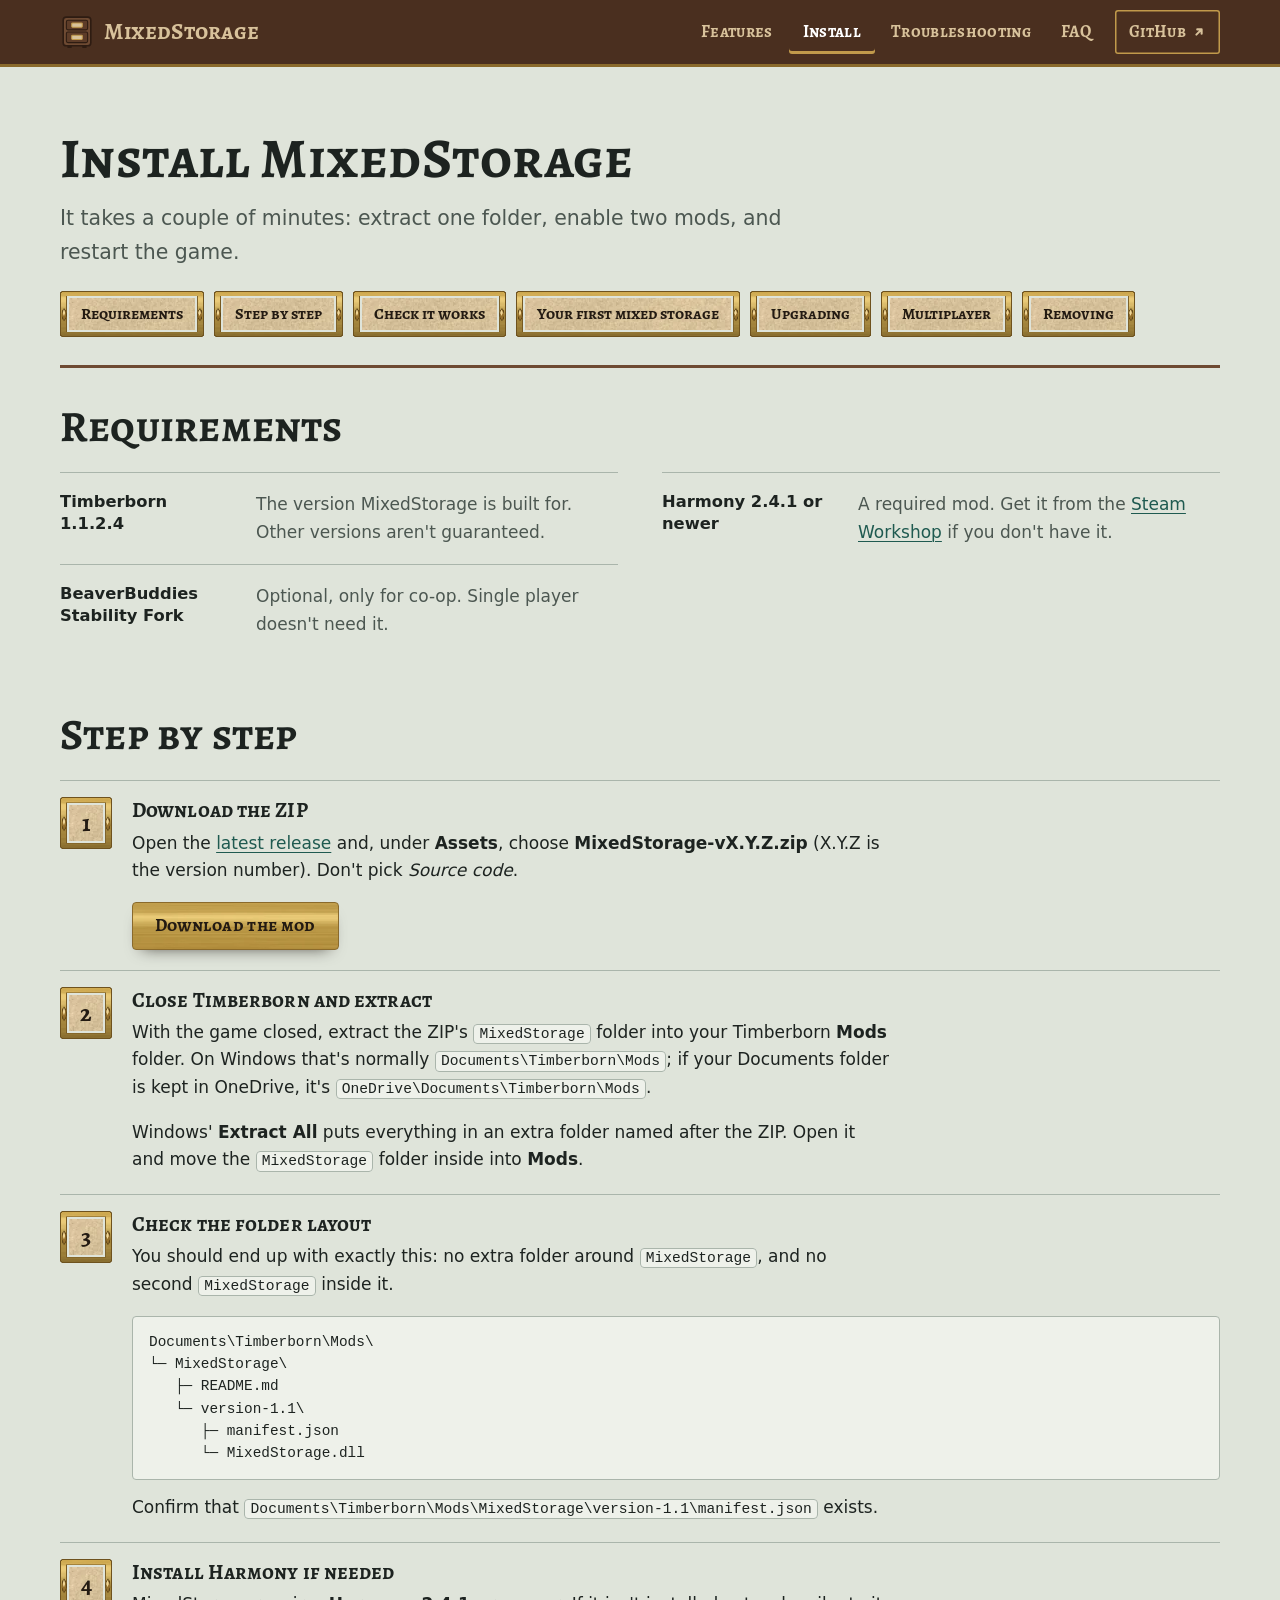
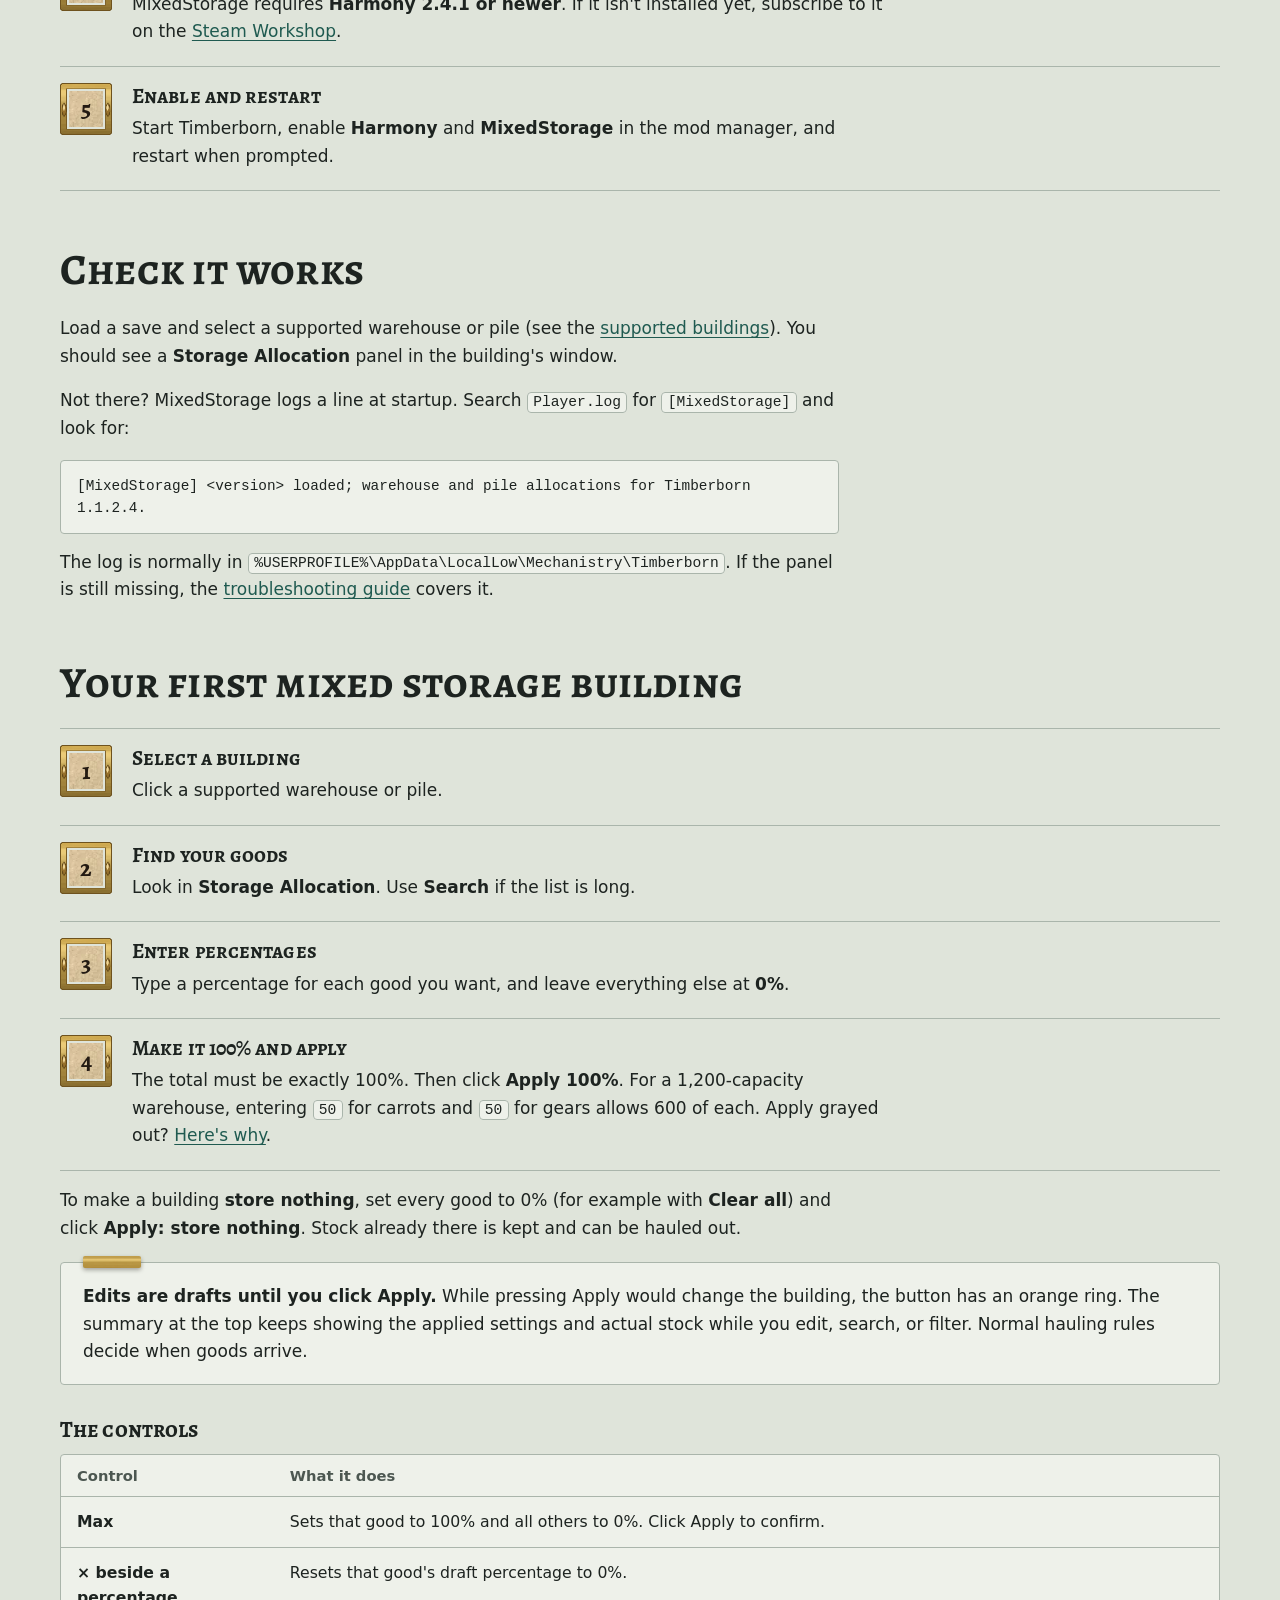
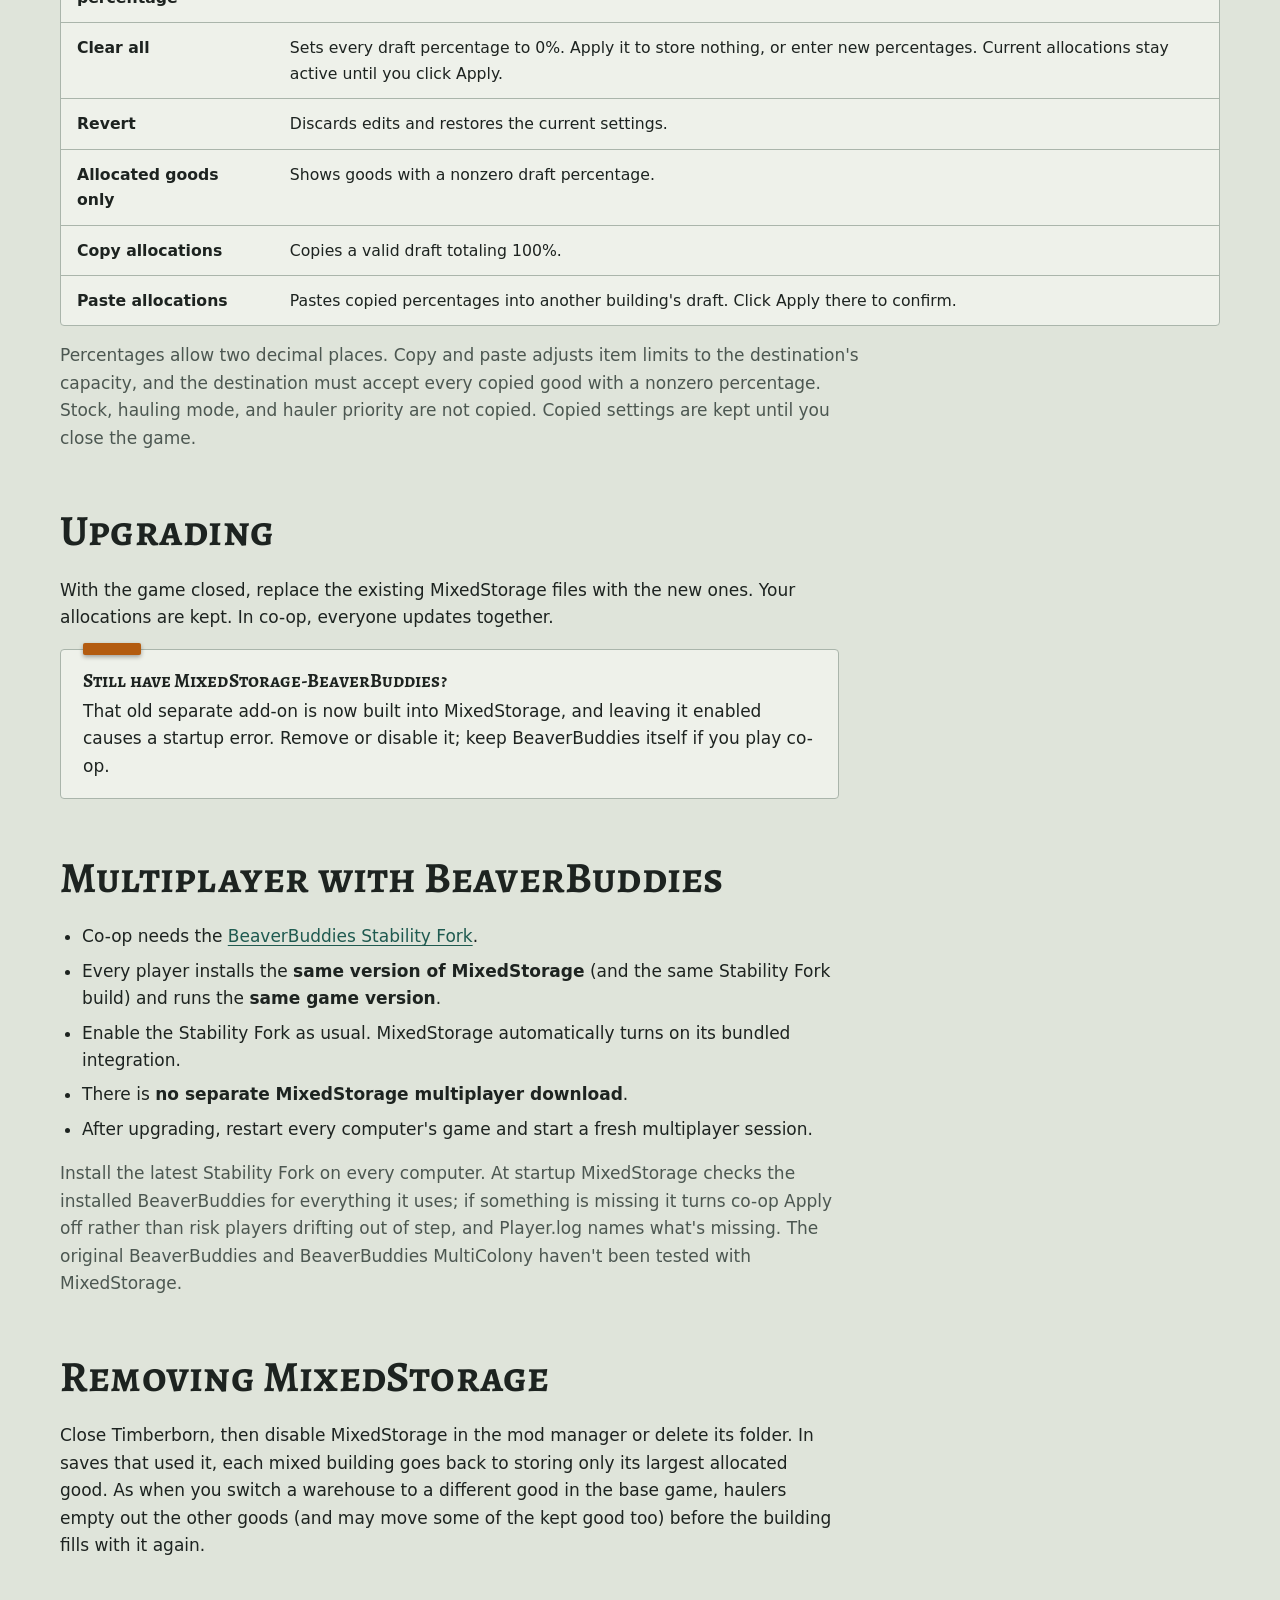
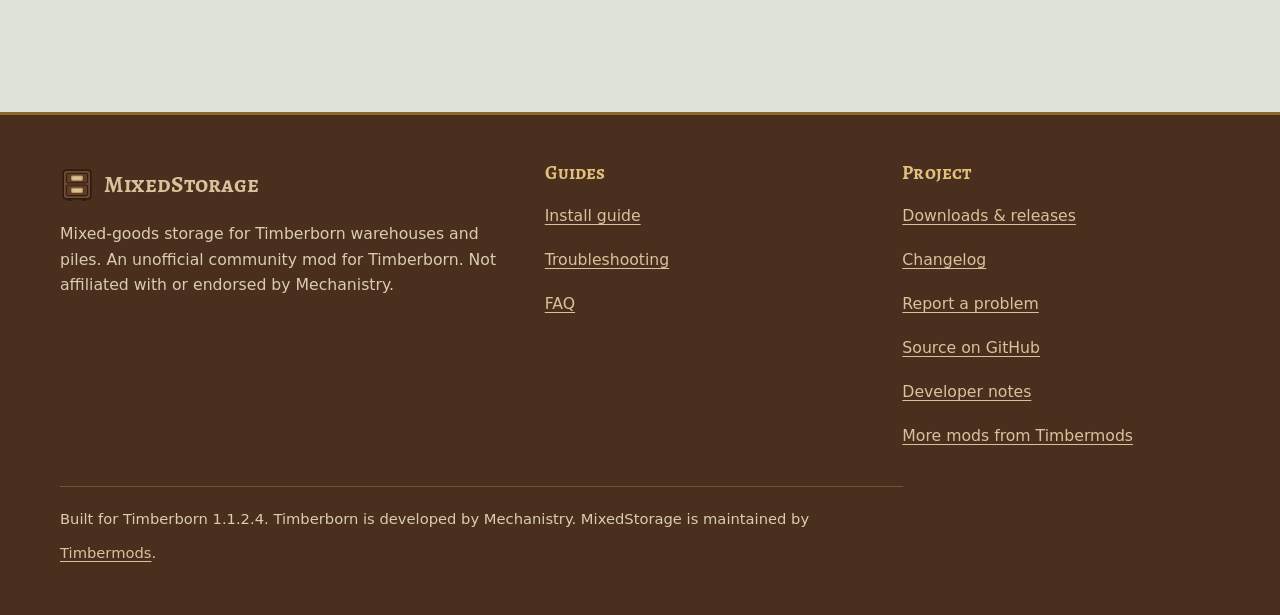
<file: install.html>
<!doctype html>
<html lang="en">
<head>
<meta charset="utf-8">
<meta name="viewport" content="width=device-width, initial-scale=1">
<title>Install MixedStorage: Timberborn mod install guide</title>
<meta name="description" content="How to install MixedStorage for Timberborn 1.1.2.4: requirements, folder layout, Harmony, upgrading, and multiplayer setup.">
<link rel="canonical" href="https://timbermods.github.io/MixedStorage/install.html">
<meta name="theme-color" content="#16231c">
<meta property="og:type" content="website">
<meta property="og:site_name" content="MixedStorage">
<meta property="og:title" content="Install MixedStorage: Timberborn mod install guide">
<meta property="og:description" content="How to install MixedStorage for Timberborn 1.1.2.4: requirements, folder layout, Harmony, upgrading, and multiplayer setup.">
<meta property="og:url" content="https://timbermods.github.io/MixedStorage/install.html">
<meta property="og:image" content="https://timbermods.github.io/MixedStorage/assets/og.png">
<meta name="twitter:card" content="summary_large_image">
<link rel="icon" href="assets/favicon.svg" type="image/svg+xml">
<link rel="preload" href="assets/fonts/alegreya-sc-latin-700.woff2" as="font" type="font/woff2" crossorigin>
<link rel="stylesheet" href="assets/style.css">
</head>
<body>
<a class="skip" href="#main">Skip to content</a>
<header class="site-header">
  <div class="wrap bar">
    <a class="brand" href="./"><svg viewBox="0 0 32 32" aria-hidden="true"><rect x="3" y="2" width="26" height="27" rx="3" fill="#6e4a32" stroke="#2e1c12" stroke-width="1.5"/><rect x="6" y="5" width="20" height="9" rx="1.5" fill="#5d3c28" stroke="#2e1c12"/><rect x="6" y="16" width="20" height="10" rx="1.5" fill="#5d3c28" stroke="#2e1c12"/><rect x="11" y="7.5" width="10" height="4" rx=".8" fill="#d8c29b" stroke="#c19a4b" stroke-width="1"/><rect x="11" y="19" width="10" height="4" rx=".8" fill="#d8c29b" stroke="#c19a4b" stroke-width="1"/><rect x="7" y="29" width="4" height="2" fill="#2e1c12"/><rect x="21" y="29" width="4" height="2" fill="#2e1c12"/></svg><span>MixedStorage</span></a>
    <button class="nav-toggle" type="button" aria-expanded="false" aria-controls="site-nav">Menu</button>
    <nav id="site-nav" class="nav" aria-label="Main">
        <a href="./">Features</a>
        <a href="install.html" aria-current="page">Install</a>
        <a href="troubleshooting.html">Troubleshooting</a>
        <a href="faq.html">FAQ</a>
        <a class="nav__gh" href="https://github.com/timbermods/MixedStorage" rel="noopener">GitHub <svg viewBox="0 0 16 16" aria-hidden="true"><path d="M5 11 11 5M6 5h5v5"/></svg></a>
    </nav>
  </div>
</header>
<main id="main">

<div class="wrap">
  <div class="page-head">
    <h1>Install MixedStorage</h1>
    <p class="lead">It takes a couple of minutes: extract one folder, enable two mods, and restart the game.</p>
    <ul class="toc" aria-label="On this page">
      <li><a href="#requirements">Requirements</a></li>
      <li><a href="#steps">Step by step</a></li>
      <li><a href="#verify">Check it works</a></li>
      <li><a href="#first">Your first mixed storage</a></li>
      <li><a href="#upgrading">Upgrading</a></li>
      <li><a href="#multiplayer">Multiplayer</a></li>
      <li><a href="#removing">Removing</a></li>
    </ul>
  </div>

  <div class="doc">
    <section id="requirements">
      <h2>Requirements</h2>
      <ul class="ledger">
        <li><b>Timberborn 1.1.2.4</b><p>The version MixedStorage is built for. Other versions aren't guaranteed.</p></li>
        <li><b>Harmony 2.4.1 or newer</b><p>A required mod. Get it from the <a href="https://steamcommunity.com/sharedfiles/filedetails/?id=3284904751" rel="noopener">Steam Workshop</a> if you don't have it.</p></li>
        <li><b>BeaverBuddies Stability Fork</b><p>Optional, only for co-op. Single player doesn't need it.</p></li>
      </ul>
    </section>

    <section id="steps">
      <h2>Step by step</h2>
      <ol class="steps">
        <li>
          <h3>Download the ZIP</h3>
          <p>Open the <a href="https://github.com/timbermods/MixedStorage/releases/latest" data-release-href="notes" rel="noopener">latest release</a> and, under <strong>Assets</strong>, choose <strong data-release="asset-name">MixedStorage-vX.Y.Z.zip</strong> (X.Y.Z is the version number). Don't pick <em>Source code</em>.</p>
          <p style="margin-top:10px"><a class="btn btn--primary" data-release-href="download" href="https://github.com/timbermods/MixedStorage/releases/latest"><span>Download <span data-release="tag">the mod</span></span></a></p>
        </li>
        <li>
          <h3>Close Timberborn and extract</h3>
          <p>With the game closed, extract the ZIP's <code>MixedStorage</code> folder into your Timberborn <strong>Mods</strong> folder. On Windows that's normally <code>Documents\Timberborn\Mods</code>; if your Documents folder is kept in OneDrive, it's <code>OneDrive\Documents\Timberborn\Mods</code>.</p>
          <p>Windows' <strong>Extract All</strong> puts everything in an extra folder named after the ZIP. Open it and move the <code>MixedStorage</code> folder inside into <strong>Mods</strong>.</p>
        </li>
        <li>
          <h3>Check the folder layout</h3>
          <p>You should end up with exactly this: no extra folder around <code>MixedStorage</code>, and no second <code>MixedStorage</code> inside it.</p>
<pre><code>Documents\Timberborn\Mods\
└─ MixedStorage\
   ├─ README.md
   └─ version-1.1\
      ├─ manifest.json
      └─ MixedStorage.dll</code></pre>
          <p>Confirm that <code>Documents\Timberborn\Mods\MixedStorage\version-1.1\manifest.json</code> exists.</p>
        </li>
        <li>
          <h3>Install Harmony if needed</h3>
          <p>MixedStorage requires <strong>Harmony 2.4.1 or newer</strong>. If it isn't installed yet, subscribe to it on the <a href="https://steamcommunity.com/sharedfiles/filedetails/?id=3284904751" rel="noopener">Steam Workshop</a>.</p>
        </li>
        <li>
          <h3>Enable and restart</h3>
          <p>Start Timberborn, enable <strong>Harmony</strong> and <strong>MixedStorage</strong> in the mod manager, and restart when prompted.</p>
        </li>
      </ol>
    </section>

    <section id="verify">
      <h2>Check it works</h2>
      <div class="prose">
        <p>Load a save and select a supported warehouse or pile (see the <a href="./#buildings">supported buildings</a>). You should see a <strong>Storage Allocation</strong> panel in the building's window.</p>
        <p>Not there? MixedStorage logs a line at startup. Search <code>Player.log</code> for <code>[MixedStorage]</code> and look for:</p>
<pre class="pre-wrap"><code>[MixedStorage] &lt;version&gt; loaded; warehouse and pile allocations for Timberborn 1.1.2.4.</code></pre>
        <p>The log is normally in <code>%USERPROFILE%\AppData\LocalLow\Mechanistry\Timberborn</code>. If the panel is still missing, the <a href="troubleshooting.html#t-no-panel">troubleshooting guide</a> covers it.</p>
      </div>
    </section>

    <section id="first">
      <h2>Your first mixed storage building</h2>
      <ol class="steps">
        <li><h3>Select a building</h3><p>Click a supported warehouse or pile.</p></li>
        <li><h3>Find your goods</h3><p>Look in <strong>Storage Allocation</strong>. Use <strong>Search</strong> if the list is long.</p></li>
        <li><h3>Enter percentages</h3><p>Type a percentage for each good you want, and leave everything else at <strong>0%</strong>.</p></li>
        <li><h3>Make it 100% and apply</h3><p>The total must be exactly 100%. Then click <strong>Apply 100%</strong>. For a 1,200-capacity warehouse, entering <code>50</code> for carrots and <code>50</code> for gears allows 600 of each. Apply grayed out? <a href="troubleshooting.html#t-apply-disabled">Here's why</a>.</p></li>
      </ol>
      <p style="margin-top:16px;max-width:72ch">To make a building <strong>store nothing</strong>, set every good to 0% (for example with <strong>Clear all</strong>) and click <strong>Apply: store nothing</strong>. Stock already there is kept and can be hauled out.</p>
      <div class="panel panel--blue note note--info" style="margin-top:20px">
        <p><strong>Edits are drafts until you click Apply.</strong> While pressing Apply would change the building, the button has an orange ring. The summary at the top keeps showing the applied settings and actual stock while you edit, search, or filter. Normal hauling rules decide when goods arrive.</p>
      </div>

      <h3 style="margin-top:32px">The controls</h3>
      <div class="table-wrap">
        <table class="data wrapfirst">
          <thead><tr><th scope="col">Control</th><th scope="col">What it does</th></tr></thead>
          <tbody>
            <tr><td>Max</td><td>Sets that good to 100% and all others to 0%. Click Apply to confirm.</td></tr>
            <tr><td>&times; beside a percentage</td><td>Resets that good's draft percentage to 0%.</td></tr>
            <tr><td>Clear all</td><td>Sets every draft percentage to 0%. Apply it to store nothing, or enter new percentages. Current allocations stay active until you click Apply.</td></tr>
            <tr><td>Revert</td><td>Discards edits and restores the current settings.</td></tr>
            <tr><td>Allocated goods only</td><td>Shows goods with a nonzero draft percentage.</td></tr>
            <tr><td>Copy allocations</td><td>Copies a valid draft totaling 100%.</td></tr>
            <tr><td>Paste allocations</td><td>Pastes copied percentages into another building's draft. Click Apply there to confirm.</td></tr>
          </tbody>
        </table>
      </div>
      <p class="muted" style="margin-top:16px;max-width:74ch">Percentages allow two decimal places. Copy and paste adjusts item limits to the destination's capacity, and the destination must accept every copied good with a nonzero percentage. Stock, hauling mode, and hauler priority are not copied. Copied settings are kept until you close the game.</p>
    </section>

    <section id="upgrading">
      <h2>Upgrading</h2>
      <div class="prose">
        <p>With the game closed, replace the existing MixedStorage files with the new ones. Your allocations are kept. In co-op, everyone updates together.</p>
        <div class="panel panel--maroon note note--warn">
          <h3>Still have MixedStorage-BeaverBuddies?</h3>
          <p>That old separate add-on is now built into MixedStorage, and leaving it enabled causes a startup error. Remove or disable it; keep BeaverBuddies itself if you play co-op.</p>
        </div>
      </div>
    </section>

    <section id="multiplayer">
      <h2>Multiplayer with BeaverBuddies</h2>
      <div class="prose">
        <ul>
          <li>Co-op needs the <a href="https://timbermods.github.io/BeaverBuddies-Stability-Fork/" rel="noopener">BeaverBuddies Stability Fork</a>.</li>
          <li>Every player installs the <strong>same version of MixedStorage</strong> (and the same Stability Fork build) and runs the <strong>same game version</strong>.</li>
          <li>Enable the Stability Fork as usual. MixedStorage automatically turns on its bundled integration.</li>
          <li>There is <strong>no separate MixedStorage multiplayer download</strong>.</li>
          <li>After upgrading, restart every computer's game and start a fresh multiplayer session.</li>
        </ul>
        <p class="muted">Install the latest Stability Fork on every computer. At startup MixedStorage checks the installed BeaverBuddies for everything it uses; if something is missing it turns co-op Apply off rather than risk players drifting out of step, and Player.log names what's missing. The original BeaverBuddies and BeaverBuddies MultiColony haven't been tested with MixedStorage.</p>
      </div>
    </section>

    <section id="removing">
      <h2>Removing MixedStorage</h2>
      <div class="prose">
        <p>Close Timberborn, then disable MixedStorage in the mod manager or delete its folder. In saves that used it, each mixed building goes back to storing only its largest allocated good. As when you switch a warehouse to a different good in the base game, haulers empty out the other goods (and may move some of the kept good too) before the building fills with it again.</p>
      </div>
    </section>
  </div>
</div>

</main>
<footer class="site-footer">
  <div class="wrap">
    <div class="footer__grid">
      <div>
        <a class="brand" href="./"><svg viewBox="0 0 32 32" aria-hidden="true"><rect x="3" y="2" width="26" height="27" rx="3" fill="#6e4a32" stroke="#2e1c12" stroke-width="1.5"/><rect x="6" y="5" width="20" height="9" rx="1.5" fill="#5d3c28" stroke="#2e1c12"/><rect x="6" y="16" width="20" height="10" rx="1.5" fill="#5d3c28" stroke="#2e1c12"/><rect x="11" y="7.5" width="10" height="4" rx=".8" fill="#d8c29b" stroke="#c19a4b" stroke-width="1"/><rect x="11" y="19" width="10" height="4" rx=".8" fill="#d8c29b" stroke="#c19a4b" stroke-width="1"/><rect x="7" y="29" width="4" height="2" fill="#2e1c12"/><rect x="21" y="29" width="4" height="2" fill="#2e1c12"/></svg><span>MixedStorage</span></a>
        <p style="margin-top:12px;max-width:44ch">Mixed-goods storage for Timberborn warehouses and piles. An unofficial community mod for Timberborn. Not affiliated with or endorsed by Mechanistry.</p>
      </div>
      <div>
        <h2>Guides</h2>
        <ul>
          <li><a href="install.html">Install guide</a></li>
          <li><a href="troubleshooting.html">Troubleshooting</a></li>
          <li><a href="faq.html">FAQ</a></li>
        </ul>
      </div>
      <div>
        <h2>Project</h2>
        <ul>
          <li><a href="https://github.com/timbermods/MixedStorage/releases" data-release-href="notes" rel="noopener">Downloads &amp; releases</a></li>
          <li><a href="https://github.com/timbermods/MixedStorage/blob/main/CHANGELOG.md" rel="noopener">Changelog</a></li>
          <li><a href="https://github.com/timbermods/MixedStorage/issues" rel="noopener">Report a problem</a></li>
          <li><a href="https://github.com/timbermods/MixedStorage" rel="noopener">Source on GitHub</a></li>
          <li><a href="https://github.com/timbermods/MixedStorage/blob/main/docs/DEVELOPMENT.md" rel="noopener">Developer notes</a></li>
          <li><a href="https://timbermods.github.io/">More mods from Timbermods</a></li>
        </ul>
      </div>
    </div>
    <p class="footer__fine">Built for Timberborn 1.1.2.4. Timberborn is developed by Mechanistry. MixedStorage is maintained by <a href="https://github.com/timbermods" rel="noopener">Timbermods</a>.</p>
  </div>
</footer>
<script src="assets/site.js" defer></script>
<script src="assets/release.js" defer data-repo="timbermods/MixedStorage" data-asset="^MixedStorage-v[\d.]+\.zip$"></script>
</body>
</html>
</file>
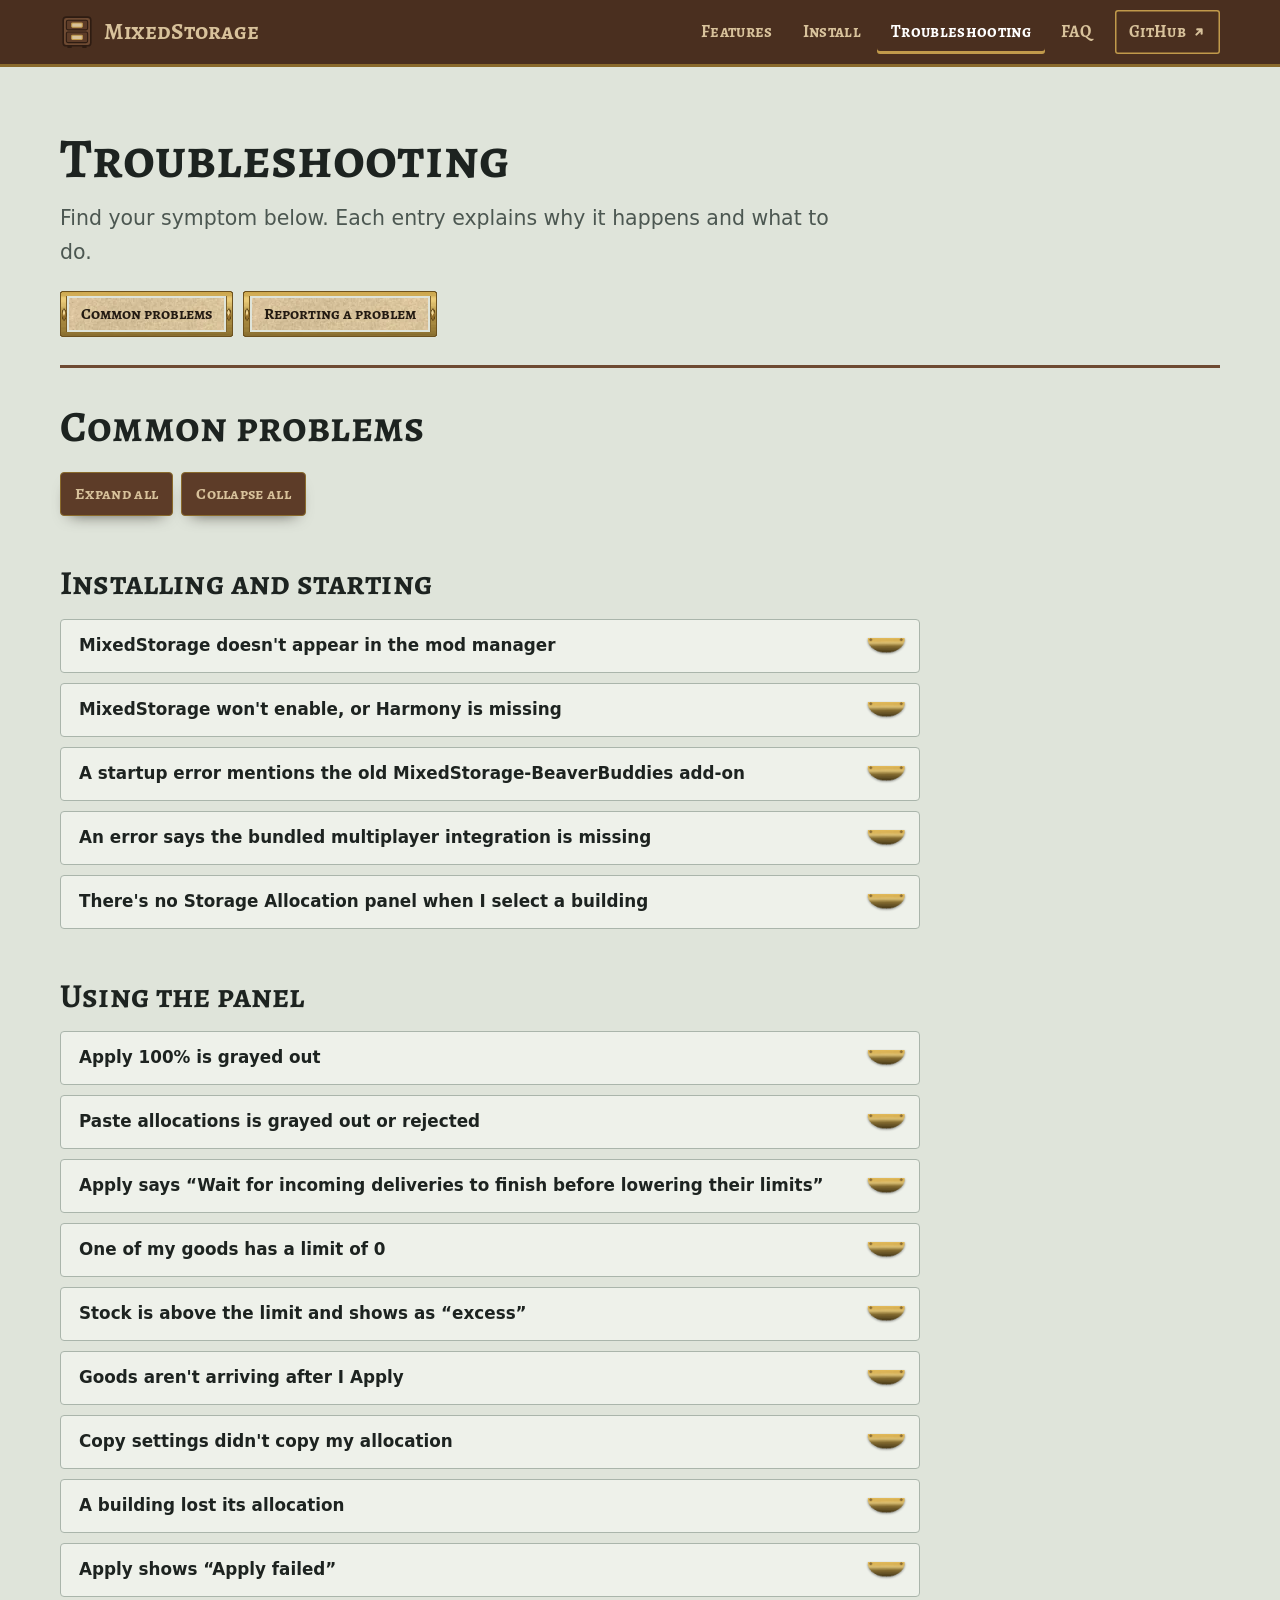
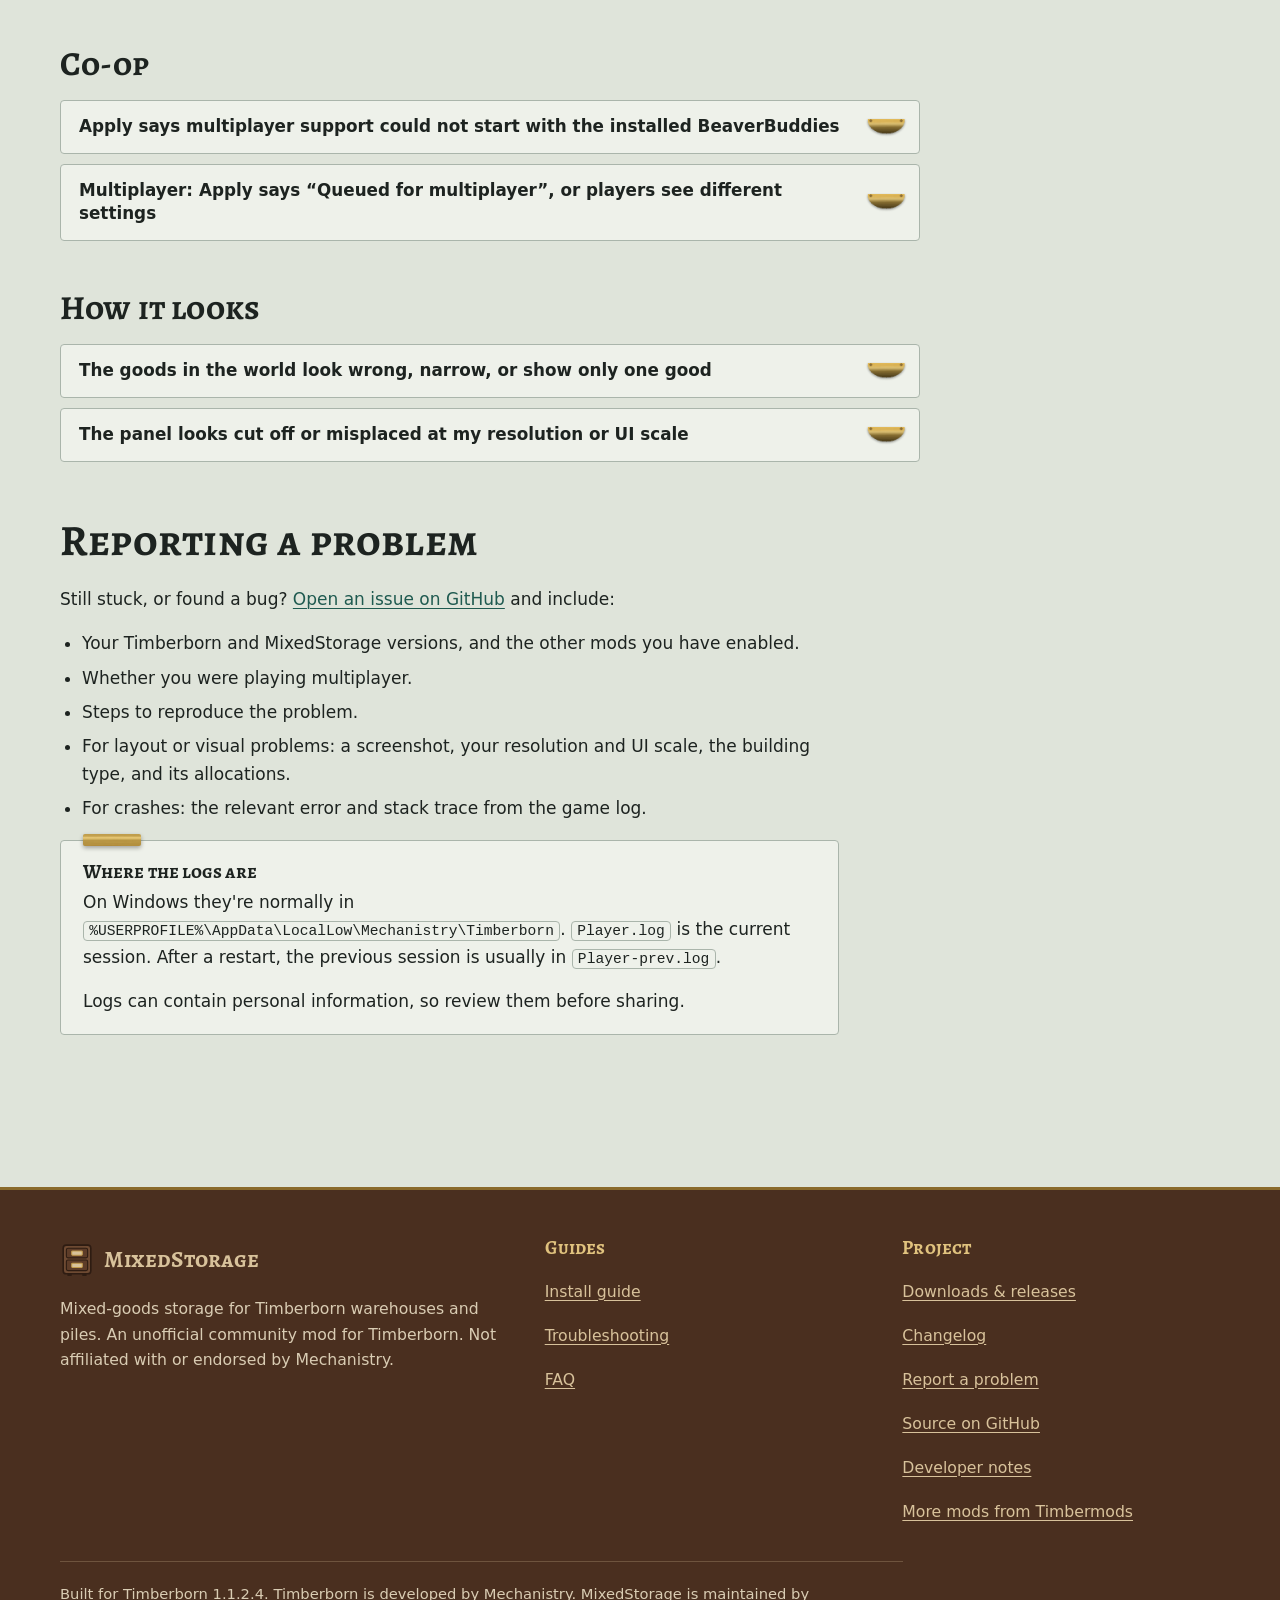
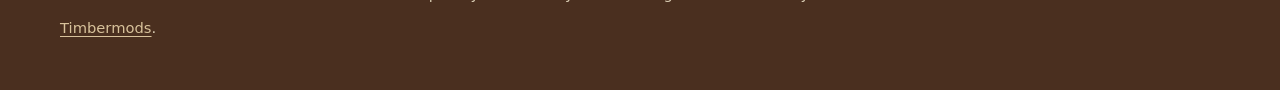
<file: troubleshooting.html>
<!doctype html>
<html lang="en">
<head>
<meta charset="utf-8">
<meta name="viewport" content="width=device-width, initial-scale=1">
<title>Troubleshooting: MixedStorage</title>
<meta name="description" content="Fixes for common MixedStorage problems: mod not appearing, Harmony, startup errors, Apply grayed out, paste rejected, limits of 0, and multiplayer.">
<link rel="canonical" href="https://timbermods.github.io/MixedStorage/troubleshooting.html">
<meta name="theme-color" content="#16231c">
<meta property="og:type" content="website">
<meta property="og:site_name" content="MixedStorage">
<meta property="og:title" content="Troubleshooting: MixedStorage">
<meta property="og:description" content="Fixes for common MixedStorage problems: mod not appearing, Harmony, startup errors, Apply grayed out, paste rejected, limits of 0, and multiplayer.">
<meta property="og:url" content="https://timbermods.github.io/MixedStorage/troubleshooting.html">
<meta property="og:image" content="https://timbermods.github.io/MixedStorage/assets/og.png">
<meta name="twitter:card" content="summary_large_image">
<link rel="icon" href="assets/favicon.svg" type="image/svg+xml">
<link rel="preload" href="assets/fonts/alegreya-sc-latin-700.woff2" as="font" type="font/woff2" crossorigin>
<link rel="stylesheet" href="assets/style.css">
</head>
<body>
<a class="skip" href="#main">Skip to content</a>
<header class="site-header">
  <div class="wrap bar">
    <a class="brand" href="./"><svg viewBox="0 0 32 32" aria-hidden="true"><rect x="3" y="2" width="26" height="27" rx="3" fill="#6e4a32" stroke="#2e1c12" stroke-width="1.5"/><rect x="6" y="5" width="20" height="9" rx="1.5" fill="#5d3c28" stroke="#2e1c12"/><rect x="6" y="16" width="20" height="10" rx="1.5" fill="#5d3c28" stroke="#2e1c12"/><rect x="11" y="7.5" width="10" height="4" rx=".8" fill="#d8c29b" stroke="#c19a4b" stroke-width="1"/><rect x="11" y="19" width="10" height="4" rx=".8" fill="#d8c29b" stroke="#c19a4b" stroke-width="1"/><rect x="7" y="29" width="4" height="2" fill="#2e1c12"/><rect x="21" y="29" width="4" height="2" fill="#2e1c12"/></svg><span>MixedStorage</span></a>
    <button class="nav-toggle" type="button" aria-expanded="false" aria-controls="site-nav">Menu</button>
    <nav id="site-nav" class="nav" aria-label="Main">
        <a href="./">Features</a>
        <a href="install.html">Install</a>
        <a href="troubleshooting.html" aria-current="page">Troubleshooting</a>
        <a href="faq.html">FAQ</a>
        <a class="nav__gh" href="https://github.com/timbermods/MixedStorage" rel="noopener">GitHub <svg viewBox="0 0 16 16" aria-hidden="true"><path d="M5 11 11 5M6 5h5v5"/></svg></a>
    </nav>
  </div>
</header>
<main id="main">

<div class="wrap">
  <div class="page-head">
    <h1>Troubleshooting</h1>
    <p class="lead">Find your symptom below. Each entry explains why it happens and what to do.</p>
    <ul class="toc" aria-label="On this page">
      <li><a href="#problems">Common problems</a></li>
      <li><a href="#reporting">Reporting a problem</a></li>
    </ul>
  </div>
  <div class="doc">
    <section id="problems">
      <h2>Common problems</h2>
      <div class="tools">
        <button class="btn btn--small" type="button" data-expand="all">Expand all</button>
        <button class="btn btn--small" type="button" data-expand="none">Collapse all</button>
      </div>
      <h3 class="group-title">Installing and starting</h3>
      <details class="qa" id="t-not-listed"><summary>MixedStorage doesn't appear in the mod manager</summary><div class="qa__body"><h4>Why it happens</h4><p>The game only finds mods in the expected folder layout. The usual causes are a ZIP that wasn't extracted, an extra nested folder, or the wrong download.</p><h4>What to do</h4><ol><li>Close Timberborn.</li><li>Check that <code>Documents\Timberborn\Mods\MixedStorage\version-1.1\manifest.json</code> exists.</li><li>If you see <code>MixedStorage\MixedStorage\version-1.1</code>, move the inner folder up one level.</li><li>Make sure you downloaded the ZIP under <strong>Assets</strong> on the release page, not <em>Source code</em>.</li><li>If Windows' Extract All made <code>Mods\MixedStorage-v…\MixedStorage</code>, move the inner <code>MixedStorage</code> folder into <code>Mods</code>.</li><li>Restart the game.</li></ol></div></details>
      <details class="qa" id="t-harmony"><summary>MixedStorage won't enable, or Harmony is missing</summary><div class="qa__body"><h4>Why it happens</h4><p>MixedStorage requires Harmony 2.4.1 or newer, and declares it as a required mod.</p><h4>What to do</h4><p>Install Harmony from the <a href="https://steamcommunity.com/sharedfiles/filedetails/?id=3284904751" rel="noopener">Steam Workshop</a>, enable both <strong>Harmony</strong> and <strong>MixedStorage</strong> in the mod manager, and restart when prompted.</p></div></details>
      <details class="qa" id="t-old-addon"><summary>A startup error mentions the old MixedStorage-BeaverBuddies add-on</summary><div class="qa__body"><h4>Why it happens</h4><p>Multiplayer support is built into MixedStorage. The old separate add-on conflicts with it, and MixedStorage stops with this message: <em>“MixedStorage now includes multiplayer support. Remove or disable the old MixedStorage-BeaverBuddies addon and restart Timberborn.”</em></p><h4>What to do</h4><p>Remove or disable <strong>MixedStorage-BeaverBuddies</strong>, then fully restart Timberborn. Keep BeaverBuddies itself if you play multiplayer.</p></div></details>
      <details class="qa" id="t-bridge-missing"><summary>An error says the bundled multiplayer integration is missing</summary><div class="qa__body"><h4>Why it happens</h4><p>BeaverBuddies is loaded, but the MixedStorage file doesn't contain its embedded multiplayer integration. That happens with a partial or incorrectly built copy. The message reads: <em>“MixedStorage's bundled multiplayer integration is missing. Reinstall the complete release.”</em></p><h4>What to do</h4><p>Close the game, delete the existing <code>MixedStorage</code> folder from your Mods folder, and install the ZIP from the official release again.</p></div></details>
      <details class="qa" id="t-no-panel"><summary>There's no Storage Allocation panel when I select a building</summary><div class="qa__body"><h4>Why it happens</h4><p>Only the supported warehouses and piles get the panel. Tanks, map-editor reserve storage, and other storage buildings don't. It's also missing if the mod isn't enabled or failed to load.</p><h4>What to do</h4><ol><li>Compare your building with the <a href="./#buildings">supported list</a>.</li><li>Confirm MixedStorage and Harmony are both enabled.</li><li>Search <code>Player.log</code> for <code>[MixedStorage]</code>. A working install logs a &ldquo;loaded&rdquo; line at startup, and a failure shows an error there.</li></ol></div></details>
      <h3 class="group-title">Using the panel</h3>
      <details class="qa" id="t-apply-disabled"><summary>Apply 100% is grayed out</summary><div class="qa__body"><h4>Why it happens</h4><p>Apply only unlocks when the draft is valid. The line under the goods list tells you which rule you're breaking:</p><ul><li><strong>Enter valid percentages (0–100, 2 decimals):</strong> one box has something invalid, such as letters, a negative number, more than two decimals, or a value over 100.</li><li><strong>NN% / 100% — NN% remaining</strong> (or <strong>over</strong>): the total must be exactly 100%, or 0% to store nothing.</li><li><strong>Set unavailable goods to 0% before applying:</strong> a good marked &ldquo;(not accepted here)&rdquo; or &ldquo;(unavailable)&rdquo; still has a percentage. A saved allocation can hold one after a goods mod is removed. Set it to 0%.</li><li>A multiplayer change is queued and hasn't been applied yet.</li></ul><h4>What to do</h4><p>Fix the box or total the message points at. <strong>Max</strong> on one good gives you a valid draft instantly, and <strong>Revert</strong> restores the current settings. If a multiplayer change is queued, wait a moment for the next simulation tick.</p></div></details>
      <details class="qa" id="t-paste"><summary>Paste allocations is grayed out or rejected</summary><div class="qa__body"><h4>Why it happens</h4><ul><li>Nothing has been copied yet. <strong>Copy allocations</strong> works only on a valid draft totaling 100%.</li><li>Copied settings are kept only until you close the game, so restarting the game forgets them.</li><li>The destination must accept every good with a nonzero copied percentage. Otherwise you'll see <em>“Cannot paste: this building does not accept all copied goods. Draft unchanged.”</em></li></ul><h4>What to do</h4><p>Copy from a valid building, select a compatible destination, click Paste, and then click <strong>Apply</strong> to confirm. Stock, hauling mode, and hauler priority are never copied.</p></div></details>
      <details class="qa" id="t-incoming"><summary>Apply says “Wait for incoming deliveries to finish before lowering their limits”</summary><div class="qa__body"><h4>Why it happens</h4><p>Haulers are already carrying goods to this building, and the new limit would be lower than what's stored plus what's on its way. Incoming deliveries count toward limits.</p><h4>What to do</h4><p>Wait for the deliveries to finish, then click Apply again.</p></div></details>
      <details class="qa" id="t-zero-limit"><summary>One of my goods has a limit of 0</summary><div class="qa__body"><h4>Why it happens</h4><p>Percentages become whole-item limits, and a tiny share of a small building can round down to zero items. The panel warns you: <em>“N allocated good(s) round to 0 items. Increase their shares or use larger storage.”</em> The limits still add up to the building's full capacity.</p><h4>What to do</h4><p>Increase that good's share, or use a larger storage building. The <a href="./#try-it">demo on the home page</a> shows how the rounding works.</p></div></details>
      <details class="qa" id="t-excess"><summary>Stock is above the limit and shows as “excess”</summary><div class="qa__body"><h4>Why it happens</h4><p>You lowered a limit or changed the split while goods were already stored. MixedStorage never deletes goods; it flags the extras as excess in the summary.</p><h4>What to do</h4><p>Nothing is broken. The extra goods stay until they're used or hauled out through the game's normal hauling rules.</p></div></details>
      <details class="qa" id="t-not-arriving"><summary>Goods aren't arriving after I Apply</summary><div class="qa__body"><h4>Why it happens</h4><p>Allocations reserve space. They don't create goods or move them. Normal hauling rules still decide what arrives and when.</p><h4>What to do</h4><p>Check the building's storage mode (Accept, Obtain, Supply, or Empty), hauler priority, and that the goods actually exist in the same district. Then let your haulers work.</p></div></details>
      <details class="qa" id="t-duplicate"><summary>Copy settings didn't copy my allocation</summary><div class="qa__body"><h4>Why it happens</h4><p>The game's <strong>Copy settings</strong> tool applies a mixed building's percentages to the target straight away, using the same checks as Apply. If the target doesn't accept every allocated good, or an incoming delivery conflicts with a lower limit, the allocation isn't copied and the target keeps its current goods and percentages. The tool's other settings, such as the storage mode, are still copied. Copying from a normal building, which turns a mixed building back into a normal one, is skipped the same way when a delivery already on its way would no longer fit. Player.log has a line starting <code>[MixedStorage] Copied allocations were not applied</code> with the reason.</p><h4>What to do</h4><p>Copy to a building that accepts the same goods, or wait for incoming deliveries to finish and copy again. For a building that accepts different goods, set its percentages in its own Storage Allocation panel.</p></div></details>
      <details class="qa" id="t-lost-allocation"><summary>A building lost its allocation</summary><div class="qa__body"><h4>Why it happens</h4><ul><li>The game's <strong>Copy settings</strong> tool was used from a normal building. That turns a mixed building back into a normal single-good one, the same way it copies a single good between normal buildings.</li><li>Its saved allocation couldn't be read, for example because the save file was damaged. MixedStorage skips it rather than stop the whole save from loading. The building keeps its normal single good, and Player.log has a line starting <code>[MixedStorage] Ignoring an unreadable saved allocation</code>.</li></ul><h4>What to do</h4><p>Set the percentages again and click <strong>Apply 100%</strong>. If a save keeps losing allocations, <a href="#reporting">report it</a> with that log line.</p></div></details>
      <details class="qa" id="t-apply-failed"><summary>Apply shows “Apply failed”</summary><div class="qa__body"><h4>Why it happens</h4><p>Something unexpected went wrong while applying the allocation. The panel shows a short reason, and Player.log has the full details.</p><h4>What to do</h4><p><a href="#reporting">Report it</a> with the Player.log lines that start with <code>[MixedStorage]</code> and the steps that led to it.</p></div></details>
      <h3 class="group-title">Co-op</h3>
      <details class="qa" id="t-bb-incompatible"><summary>Apply says multiplayer support could not start with the installed BeaverBuddies</summary><div class="qa__body"><h4>Why it happens</h4><p>MixedStorage's multiplayer support is built against the BeaverBuddies Stability Fork. If the installed BeaverBuddies lacks something it needs, MixedStorage switches its multiplayer support off rather than let players' games drift out of sync, and writes the reason to Player.log at startup. The game still starts, and single-player allocations usually still work.</p><h4>What to do</h4><ul><li>Install the latest <a href="https://timbermods.github.io/BeaverBuddies-Stability-Fork/" rel="noopener">BeaverBuddies Stability Fork</a> on every computer. The original BeaverBuddies and BeaverBuddies MultiColony (Beta) haven't been tested with it.</li><li>For single-player, you can also disable BeaverBuddies.</li><li>Search Player.log for <code>[MixedStorage]</code> to see what's missing, and include that line if you <a href="#reporting">report it</a>.</li></ul></div></details>
      <details class="qa" id="t-multiplayer"><summary>Multiplayer: Apply says “Queued for multiplayer”, or players see different settings</summary><div class="qa__body"><h4>Why it happens</h4><p>In multiplayer, applied allocations synchronize through BeaverBuddies, so Apply may briefly show a queued message until the next simulation tick. That's normal. Different settings between players usually mean mismatched installs.</p><h4>What to do</h4><ul><li>Every player installs the same version of MixedStorage (and the same Stability Fork build) and runs the same game version.</li><li>After upgrading, restart every computer's game and start a fresh multiplayer session.</li><li>Old replay recordings may reference the former add-on and may need the original mod versions.</li></ul></div></details>
      <h3 class="group-title">How it looks</h3>
      <details class="qa" id="t-visuals"><summary>The goods in the world look wrong, narrow, or show only one good</summary><div class="qa__body"><h4>Why it happens</h4><p>The in-world split is approximate on purpose. Whole visible cells can't always match a percentage exactly. Tiny shares may have no visible cell, some models look narrower, banners show one representative good, and excess goods may not be fully represented.</p><h4>What to do</h4><p>Use the summary cards for exact amounts. If a model can't be divided, MixedStorage falls back to the original visuals. If something looks truly broken, <a href="#reporting">report it</a> with a screenshot.</p></div></details>
      <details class="qa" id="t-layout"><summary>The panel looks cut off or misplaced at my resolution or UI scale</summary><div class="qa__body"><h4>Why it happens</h4><p>The editor is sized to your window and shares the entity window with the game's own panels, including the Construction site panel on unfinished buildings and the dev-mode panel.</p><h4>What to do</h4><p>Make sure you have the newest release. If it still looks wrong, <a href="#reporting">report it</a> with a screenshot, your resolution and UI scale, the building type, and its allocations.</p></div></details>
    </section>

    <section id="reporting">
      <h2>Reporting a problem</h2>
      <div class="prose">
        <p>Still stuck, or found a bug? <a href="https://github.com/timbermods/MixedStorage/issues" rel="noopener">Open an issue on GitHub</a> and include:</p>
        <ul>
          <li>Your Timberborn and MixedStorage versions, and the other mods you have enabled.</li>
          <li>Whether you were playing multiplayer.</li>
          <li>Steps to reproduce the problem.</li>
          <li>For layout or visual problems: a screenshot, your resolution and UI scale, the building type, and its allocations.</li>
          <li>For crashes: the relevant error and stack trace from the game log.</li>
        </ul>
        <div class="panel panel--blue note note--info">
          <h3>Where the logs are</h3>
          <p>On Windows they're normally in <code>%USERPROFILE%\AppData\LocalLow\Mechanistry\Timberborn</code>. <code>Player.log</code> is the current session. After a restart, the previous session is usually in <code>Player-prev.log</code>.</p>
          <p>Logs can contain personal information, so review them before sharing.</p>
        </div>
      </div>
    </section>
  </div>
</div>

</main>
<footer class="site-footer">
  <div class="wrap">
    <div class="footer__grid">
      <div>
        <a class="brand" href="./"><svg viewBox="0 0 32 32" aria-hidden="true"><rect x="3" y="2" width="26" height="27" rx="3" fill="#6e4a32" stroke="#2e1c12" stroke-width="1.5"/><rect x="6" y="5" width="20" height="9" rx="1.5" fill="#5d3c28" stroke="#2e1c12"/><rect x="6" y="16" width="20" height="10" rx="1.5" fill="#5d3c28" stroke="#2e1c12"/><rect x="11" y="7.5" width="10" height="4" rx=".8" fill="#d8c29b" stroke="#c19a4b" stroke-width="1"/><rect x="11" y="19" width="10" height="4" rx=".8" fill="#d8c29b" stroke="#c19a4b" stroke-width="1"/><rect x="7" y="29" width="4" height="2" fill="#2e1c12"/><rect x="21" y="29" width="4" height="2" fill="#2e1c12"/></svg><span>MixedStorage</span></a>
        <p style="margin-top:12px;max-width:44ch">Mixed-goods storage for Timberborn warehouses and piles. An unofficial community mod for Timberborn. Not affiliated with or endorsed by Mechanistry.</p>
      </div>
      <div>
        <h2>Guides</h2>
        <ul>
          <li><a href="install.html">Install guide</a></li>
          <li><a href="troubleshooting.html">Troubleshooting</a></li>
          <li><a href="faq.html">FAQ</a></li>
        </ul>
      </div>
      <div>
        <h2>Project</h2>
        <ul>
          <li><a href="https://github.com/timbermods/MixedStorage/releases" data-release-href="notes" rel="noopener">Downloads &amp; releases</a></li>
          <li><a href="https://github.com/timbermods/MixedStorage/blob/main/CHANGELOG.md" rel="noopener">Changelog</a></li>
          <li><a href="https://github.com/timbermods/MixedStorage/issues" rel="noopener">Report a problem</a></li>
          <li><a href="https://github.com/timbermods/MixedStorage" rel="noopener">Source on GitHub</a></li>
          <li><a href="https://github.com/timbermods/MixedStorage/blob/main/docs/DEVELOPMENT.md" rel="noopener">Developer notes</a></li>
          <li><a href="https://timbermods.github.io/">More mods from Timbermods</a></li>
        </ul>
      </div>
    </div>
    <p class="footer__fine">Built for Timberborn 1.1.2.4. Timberborn is developed by Mechanistry. MixedStorage is maintained by <a href="https://github.com/timbermods" rel="noopener">Timbermods</a>.</p>
  </div>
</footer>
<script src="assets/site.js" defer></script>
<script src="assets/release.js" defer data-repo="timbermods/MixedStorage" data-asset="^MixedStorage-v[\d.]+\.zip$"></script>
</body>
</html>
</file>
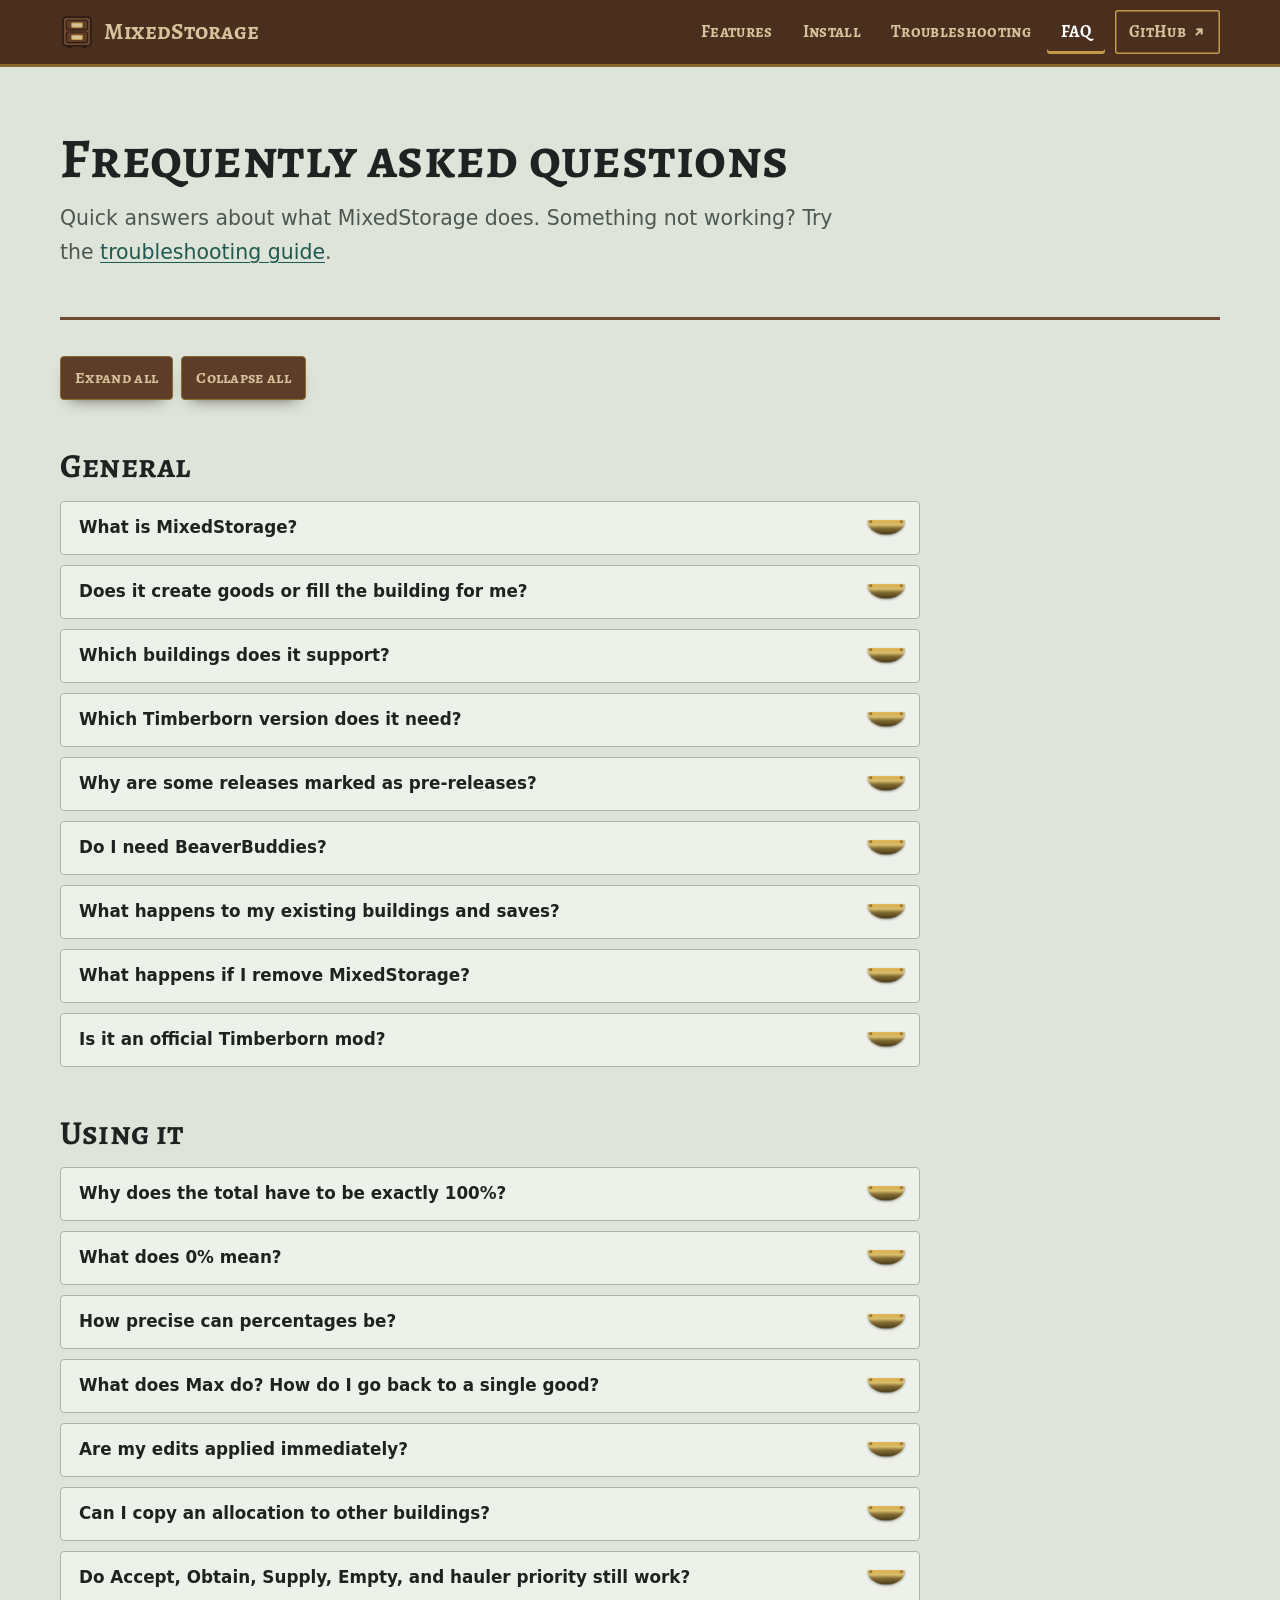
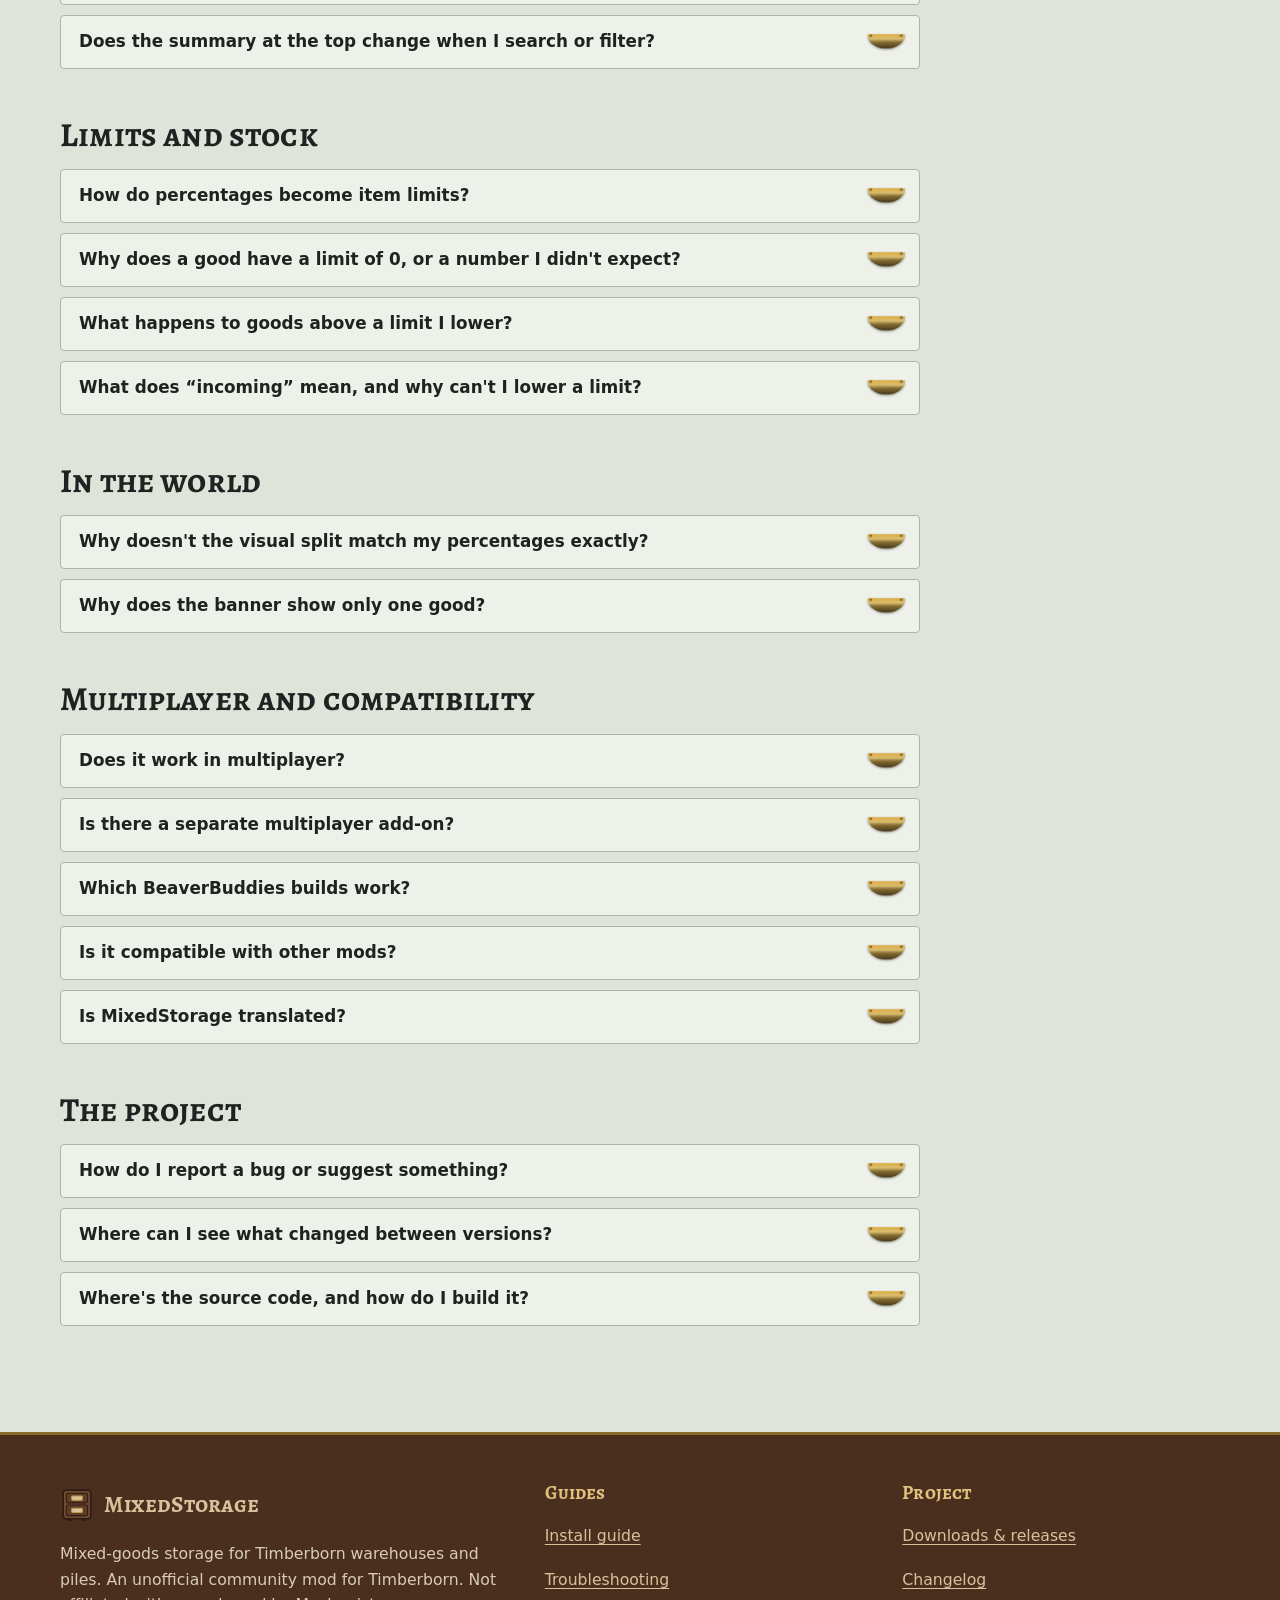
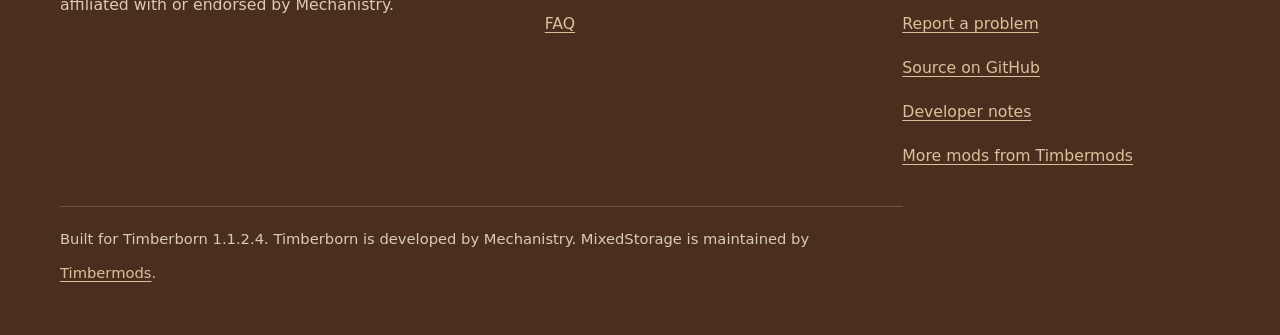
<file: docs/faq.html>
<!doctype html>
<html lang="en">
<head>
<meta charset="utf-8">
<meta name="viewport" content="width=device-width, initial-scale=1">
<title>FAQ: MixedStorage</title>
<meta name="description" content="Answers about MixedStorage for Timberborn: supported buildings, percentages and rounding, copy and paste, visuals, multiplayer, and compatibility.">
<link rel="canonical" href="https://timbermods.github.io/MixedStorage/faq.html">
<meta name="theme-color" content="#16231c">
<meta property="og:type" content="website">
<meta property="og:site_name" content="MixedStorage">
<meta property="og:title" content="FAQ: MixedStorage">
<meta property="og:description" content="Answers about MixedStorage for Timberborn: supported buildings, percentages and rounding, copy and paste, visuals, multiplayer, and compatibility.">
<meta property="og:url" content="https://timbermods.github.io/MixedStorage/faq.html">
<meta property="og:image" content="https://timbermods.github.io/MixedStorage/assets/og.png">
<meta name="twitter:card" content="summary_large_image">
<link rel="icon" href="assets/favicon.svg" type="image/svg+xml">
<link rel="preload" href="assets/fonts/alegreya-sc-latin-700.woff2" as="font" type="font/woff2" crossorigin>
<link rel="stylesheet" href="assets/style.css">
</head>
<body>
<a class="skip" href="#main">Skip to content</a>
<header class="site-header">
  <div class="wrap bar">
    <a class="brand" href="./"><svg viewBox="0 0 32 32" aria-hidden="true"><rect x="3" y="2" width="26" height="27" rx="3" fill="#6e4a32" stroke="#2e1c12" stroke-width="1.5"/><rect x="6" y="5" width="20" height="9" rx="1.5" fill="#5d3c28" stroke="#2e1c12"/><rect x="6" y="16" width="20" height="10" rx="1.5" fill="#5d3c28" stroke="#2e1c12"/><rect x="11" y="7.5" width="10" height="4" rx=".8" fill="#d8c29b" stroke="#c19a4b" stroke-width="1"/><rect x="11" y="19" width="10" height="4" rx=".8" fill="#d8c29b" stroke="#c19a4b" stroke-width="1"/><rect x="7" y="29" width="4" height="2" fill="#2e1c12"/><rect x="21" y="29" width="4" height="2" fill="#2e1c12"/></svg><span>MixedStorage</span></a>
    <button class="nav-toggle" type="button" aria-expanded="false" aria-controls="site-nav">Menu</button>
    <nav id="site-nav" class="nav" aria-label="Main">
        <a href="./">Features</a>
        <a href="install.html">Install</a>
        <a href="troubleshooting.html">Troubleshooting</a>
        <a href="faq.html" aria-current="page">FAQ</a>
        <a class="nav__gh" href="https://github.com/timbermods/MixedStorage" rel="noopener">GitHub <svg viewBox="0 0 16 16" aria-hidden="true"><path d="M5 11 11 5M6 5h5v5"/></svg></a>
    </nav>
  </div>
</header>
<main id="main">

<div class="wrap">
  <div class="page-head">
    <h1>Frequently asked questions</h1>
    <p class="lead">Quick answers about what MixedStorage does. Something not working? Try the <a href="troubleshooting.html">troubleshooting guide</a>.</p>
  </div>
  <div class="doc">
    <div class="tools" style="margin-top:12px">
      <button class="btn btn--small" type="button" data-expand="all">Expand all</button>
      <button class="btn btn--small" type="button" data-expand="none">Collapse all</button>
    </div>
    <h2 class="group-title">General</h2>
<details class="qa" id="faq-what"><summary>What is MixedStorage?</summary><div class="qa__body"><p>A Timberborn mod that lets one warehouse or pile store several kinds of goods. You give each good a percentage of the building's capacity: at 50% carrots and 50% gears, a 1,200-capacity warehouse holds 600 of each.</p></div></details>
<details class="qa" id="faq-fill"><summary>Does it create goods or fill the building for me?</summary><div class="qa__body"><p>No. Percentages only reserve space. Normal hauling rules decide what arrives and when.</p></div></details>
<details class="qa" id="faq-buildings"><summary>Which buildings does it support?</summary><div class="qa__body"><p><strong>Folktails:</strong> small, medium, and large warehouses; small, large, and underground piles. <strong>Iron Teeth:</strong> small, medium, and large warehouses; small industrial and large industrial piles.</p><p>Buildings keep their normal accepted goods. Tanks and map-editor reserve storage aren't included.</p></div></details>
<details class="qa" id="faq-version"><summary>Which Timberborn version does it need?</summary><div class="qa__body"><p>It's built for Timberborn <strong>1.1.2.4</strong>. Other versions aren't guaranteed to work.</p></div></details>
<details class="qa" id="faq-prerelease"><summary>Why are some releases marked as pre-releases?</summary><div class="qa__body"><p>Pre-releases are builds for testing before a full release. The download button on this site offers the release marked <strong>Latest</strong> on GitHub. To try a newer pre-release, pick it on the <a href="https://github.com/timbermods/MixedStorage/releases" rel="noopener">releases page</a>.</p></div></details>
<details class="qa" id="faq-bb"><summary>Do I need BeaverBuddies?</summary><div class="qa__body"><p>Not for single player. Co-op needs the <a href="https://timbermods.github.io/BeaverBuddies-Stability-Fork/" rel="noopener">BeaverBuddies Stability Fork</a>.</p></div></details>
<details class="qa" id="faq-existing"><summary>What happens to my existing buildings and saves?</summary><div class="qa__body"><p>Buildings without an allocation keep the game's normal single-good setting. Allocations you apply are saved with your game and kept when you upgrade MixedStorage.</p></div></details>
<details class="qa" id="faq-remove"><summary>What happens if I remove MixedStorage?</summary><div class="qa__body"><p>Each mixed building goes back to one good, the one with the largest share, and haulers move the other goods out. See <a href="install.html#removing">Removing MixedStorage</a>.</p></div></details>
<details class="qa" id="faq-official"><summary>Is it an official Timberborn mod?</summary><div class="qa__body"><p>No. It's an unofficial community mod and isn't affiliated with or endorsed by Mechanistry.</p></div></details>
<h2 class="group-title">Using it</h2>
<details class="qa" id="faq-100"><summary>Why does the total have to be exactly 100%?</summary><div class="qa__body"><p>So the building's whole capacity is allocated. The line under the list shows how much is remaining or over. The one exception is 0%: with every good at 0%, <strong>Apply: store nothing</strong> makes the building store nothing, like a newly built one.</p></div></details>
<details class="qa" id="faq-zero"><summary>What does 0% mean?</summary><div class="qa__body"><p>A good at 0% is disabled in that building. Leave goods you don't want at 0%.</p></div></details>
<details class="qa" id="faq-precision"><summary>How precise can percentages be?</summary><div class="qa__body"><p>Two decimal places, so down to 0.01%.</p></div></details>
<details class="qa" id="faq-max"><summary>What does Max do? How do I go back to a single good?</summary><div class="qa__body"><p><strong>Max</strong> sets that good to 100% and every other good to 0% in your draft. Click <strong>Apply 100%</strong> to give that good the whole building.</p><p>To make it a normal single-good building again, use the game's <strong>Copy settings</strong> tool from a normal building that stores a good this one accepts. Any building without an allocation works: pick its good in the goods dropdown of the game's building list. If a delivery on its way would no longer fit, the building stays mixed and Player.log says why; copy again once it arrives.</p></div></details>
<details class="qa" id="faq-draft"><summary>Are my edits applied immediately?</summary><div class="qa__body"><p>No. Edits are drafts until you click Apply, and <strong>Revert</strong> discards them.</p></div></details>
<details class="qa" id="faq-copy"><summary>Can I copy an allocation to other buildings?</summary><div class="qa__body"><p>Yes. Click <strong>Copy allocations</strong>, select another building, click <strong>Paste allocations</strong>, then Apply. Limits follow the new building's capacity, and it must accept every copied good.</p><p>The game's <strong>Copy settings</strong> tool works too and applies the percentages at once. If the target can't take them, it keeps its goods and Player.log says why. Copying from a building that stores nothing leaves the allocation alone.</p></div></details>
<details class="qa" id="faq-modes"><summary>Do Accept, Obtain, Supply, Empty, and hauler priority still work?</summary><div class="qa__body"><p>Yes. They follow the game's own hauling rules.</p></div></details>
<details class="qa" id="faq-summary"><summary>Does the summary at the top change when I search or filter?</summary><div class="qa__body"><p>No. It always shows the applied settings and actual stock, including incoming and excess goods.</p></div></details>
<h2 class="group-title">Limits and stock</h2>
<details class="qa" id="faq-rounding"><summary>How do percentages become item limits?</summary><div class="qa__body"><p>Each share rounds down to whole items, then leftover slots go to the largest fractions, so the limits always add up to the full capacity. The <a href="./#try-it">demo on the home page</a> uses the same rounding.</p></div></details>
<details class="qa" id="faq-zero-limit"><summary>Why does a good have a limit of 0, or a number I didn't expect?</summary><div class="qa__body"><p>Limits are whole items, so a tiny share can round to 0, especially in a small building. The panel warns you. Increase the share or use larger storage.</p></div></details>
<details class="qa" id="faq-lower"><summary>What happens to goods above a limit I lower?</summary><div class="qa__body"><p>Nothing is deleted. Extra goods stay, are marked as excess, and can be hauled out.</p></div></details>
<details class="qa" id="faq-incoming"><summary>What does “incoming” mean, and why can't I lower a limit?</summary><div class="qa__body"><p>Incoming goods are deliveries haulers are already bringing. They count toward limits. If a lower limit clashes with them, wait for them to arrive and apply again.</p></div></details>
<h2 class="group-title">In the world</h2>
<details class="qa" id="faq-visuals"><summary>Why doesn't the visual split match my percentages exactly?</summary><div class="qa__body"><p>Whole visible cells can't always match a percentage, so tiny shares may not show and some models look narrower. Use the summary for exact amounts.</p></div></details>
<details class="qa" id="faq-banner"><summary>Why does the banner show only one good?</summary><div class="qa__body"><p>Banners always show one good: the one with the largest share.</p></div></details>
<h2 class="group-title">Multiplayer and compatibility</h2>
<details class="qa" id="faq-mp"><summary>Does it work in multiplayer?</summary><div class="qa__body"><p>Yes, through the BeaverBuddies Stability Fork. Every player needs the same MixedStorage version, Stability Fork build and game version. See <a href="install.html#multiplayer">Multiplayer</a> in the install guide.</p></div></details>
<details class="qa" id="faq-mp-download"><summary>Is there a separate multiplayer add-on?</summary><div class="qa__body"><p>No. Co-op support is built in and turns on when BeaverBuddies is present. If you still have the old <strong>MixedStorage-BeaverBuddies</strong> add-on, remove or disable it.</p></div></details>
<details class="qa" id="faq-bb-builds"><summary>Which BeaverBuddies builds work?</summary><div class="qa__body"><p>The latest BeaverBuddies Stability Fork, on every computer. The original BeaverBuddies and Timber Together haven't been tested with MixedStorage.</p></div></details>
<details class="qa" id="faq-mods"><summary>Is it compatible with other mods?</summary><div class="qa__body"><p>Other mods haven't been specifically tested. If you run into a conflict, <a href="https://github.com/timbermods/MixedStorage/issues" rel="noopener">open an issue</a> and list your enabled mods.</p></div></details>
<details class="qa" id="faq-language"><summary>Is MixedStorage translated?</summary><div class="qa__body"><p>No. The mod's own text is in English. Good names follow your game language.</p></div></details>
<h2 class="group-title">The project</h2>
<details class="qa" id="faq-report"><summary>How do I report a bug or suggest something?</summary><div class="qa__body"><p><a href="https://github.com/timbermods/MixedStorage/issues" rel="noopener">Open an issue on GitHub</a>. The <a href="troubleshooting.html#reporting">troubleshooting guide</a> lists what to include.</p></div></details>
<details class="qa" id="faq-changes"><summary>Where can I see what changed between versions?</summary><div class="qa__body"><p>In the <a href="https://github.com/timbermods/MixedStorage/blob/main/CHANGELOG.md" rel="noopener">changelog</a>.</p></div></details>
<details class="qa" id="faq-source"><summary>Where's the source code, and how do I build it?</summary><div class="qa__body"><p>On <a href="https://github.com/timbermods/MixedStorage" rel="noopener">GitHub</a>. The <a href="https://github.com/timbermods/MixedStorage/blob/main/DEVELOPMENT.md" rel="noopener">developer notes</a> cover building and how the mod works.</p></div></details>
  </div>
</div>

</main>
<footer class="site-footer">
  <div class="wrap">
    <div class="footer__grid">
      <div>
        <a class="brand" href="./"><svg viewBox="0 0 32 32" aria-hidden="true"><rect x="3" y="2" width="26" height="27" rx="3" fill="#6e4a32" stroke="#2e1c12" stroke-width="1.5"/><rect x="6" y="5" width="20" height="9" rx="1.5" fill="#5d3c28" stroke="#2e1c12"/><rect x="6" y="16" width="20" height="10" rx="1.5" fill="#5d3c28" stroke="#2e1c12"/><rect x="11" y="7.5" width="10" height="4" rx=".8" fill="#d8c29b" stroke="#c19a4b" stroke-width="1"/><rect x="11" y="19" width="10" height="4" rx=".8" fill="#d8c29b" stroke="#c19a4b" stroke-width="1"/><rect x="7" y="29" width="4" height="2" fill="#2e1c12"/><rect x="21" y="29" width="4" height="2" fill="#2e1c12"/></svg><span>MixedStorage</span></a>
        <p style="margin-top:12px;max-width:44ch">Mixed-goods storage for Timberborn warehouses and piles. An unofficial community mod for Timberborn. Not affiliated with or endorsed by Mechanistry.</p>
      </div>
      <div>
        <h2>Guides</h2>
        <ul>
          <li><a href="install.html">Install guide</a></li>
          <li><a href="troubleshooting.html">Troubleshooting</a></li>
          <li><a href="faq.html">FAQ</a></li>
        </ul>
      </div>
      <div>
        <h2>Project</h2>
        <ul>
          <li><a href="https://github.com/timbermods/MixedStorage/releases" data-release-href="notes" rel="noopener">Downloads &amp; releases</a></li>
          <li><a href="https://github.com/timbermods/MixedStorage/blob/main/CHANGELOG.md" rel="noopener">Changelog</a></li>
          <li><a href="https://github.com/timbermods/MixedStorage/issues" rel="noopener">Report a problem</a></li>
          <li><a href="https://github.com/timbermods/MixedStorage" rel="noopener">Source on GitHub</a></li>
          <li><a href="https://github.com/timbermods/MixedStorage/blob/main/DEVELOPMENT.md" rel="noopener">Developer notes</a></li>
          <li><a href="https://timbermods.github.io/">More mods from Timbermods</a></li>
        </ul>
      </div>
    </div>
    <p class="footer__fine">Built for Timberborn 1.1.2.4. Timberborn is developed by Mechanistry. MixedStorage is maintained by <a href="https://github.com/timbermods" rel="noopener">Timbermods</a>.</p>
  </div>
</footer>
<script src="assets/site.js" defer></script>
<script src="assets/release.js" defer data-repo="timbermods/MixedStorage" data-asset="^MixedStorage-v[\d.]+\.zip$"></script>
</body>
</html>
</file>
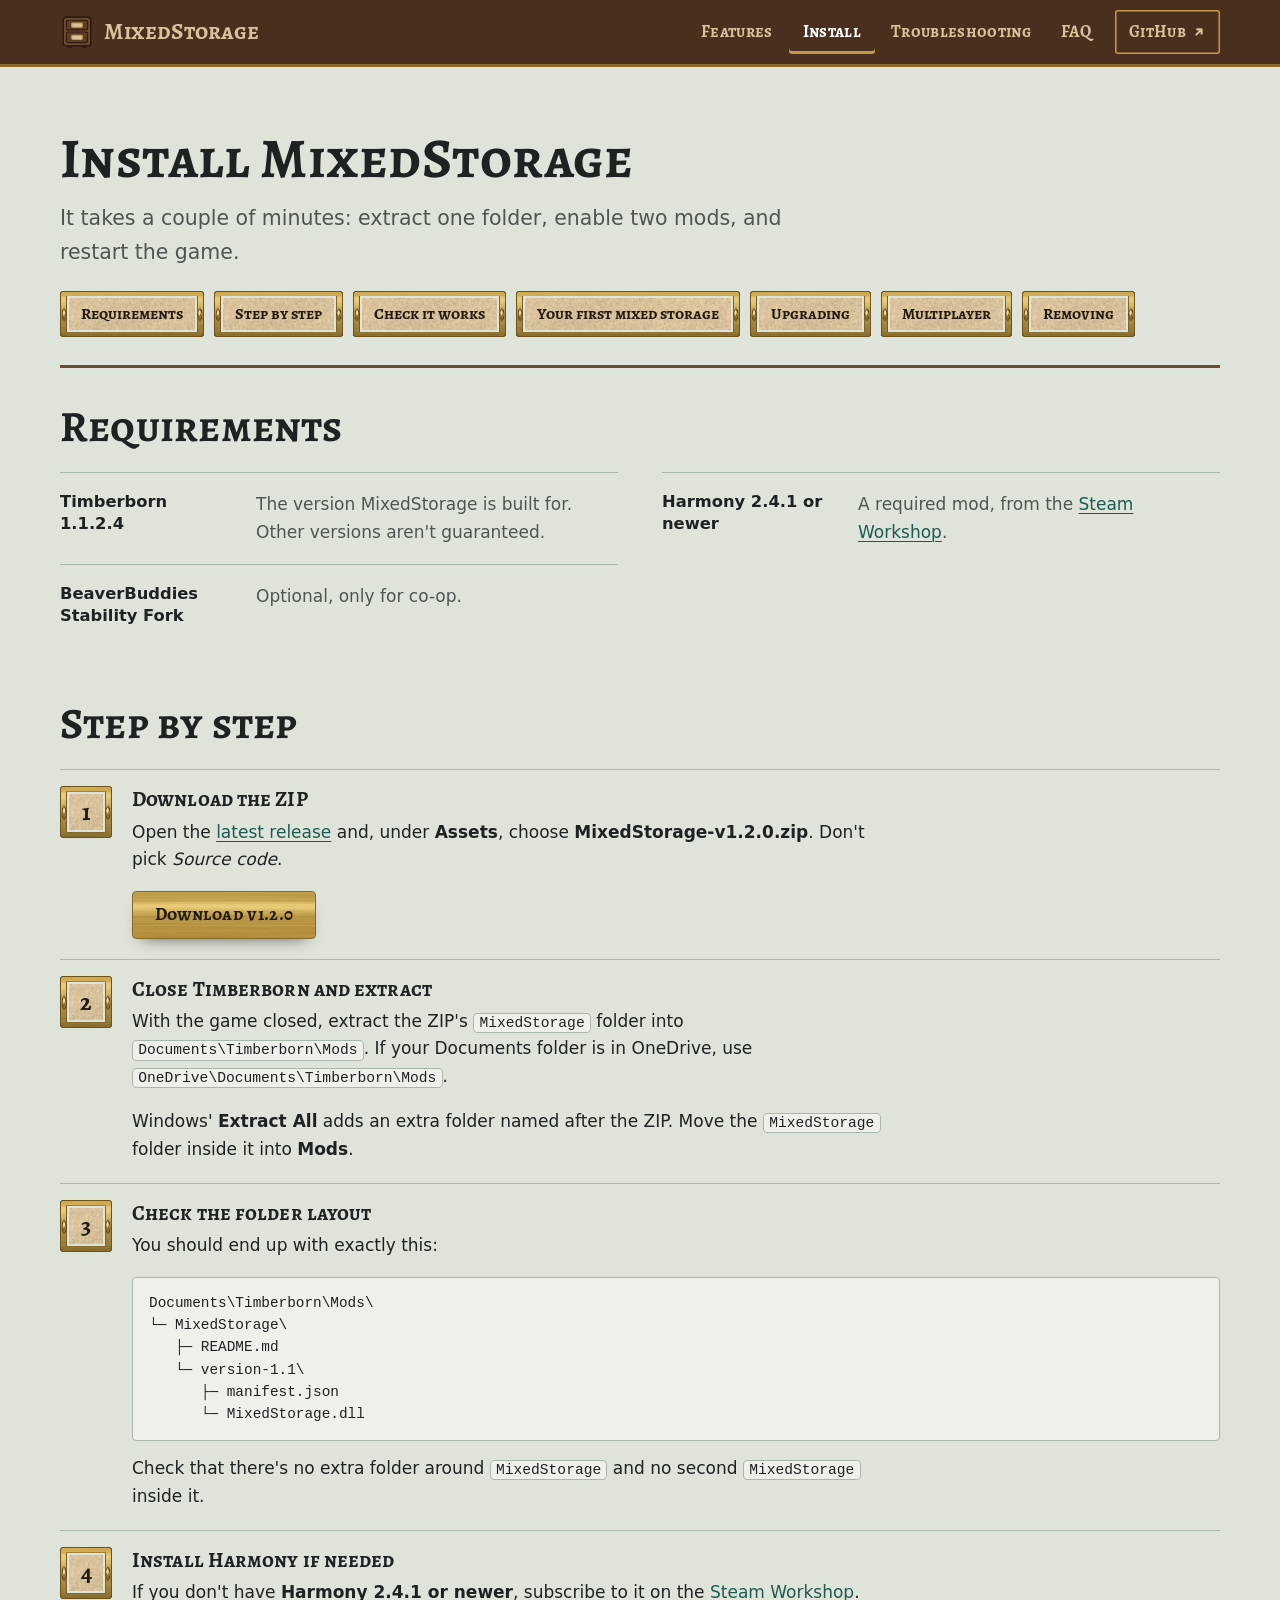
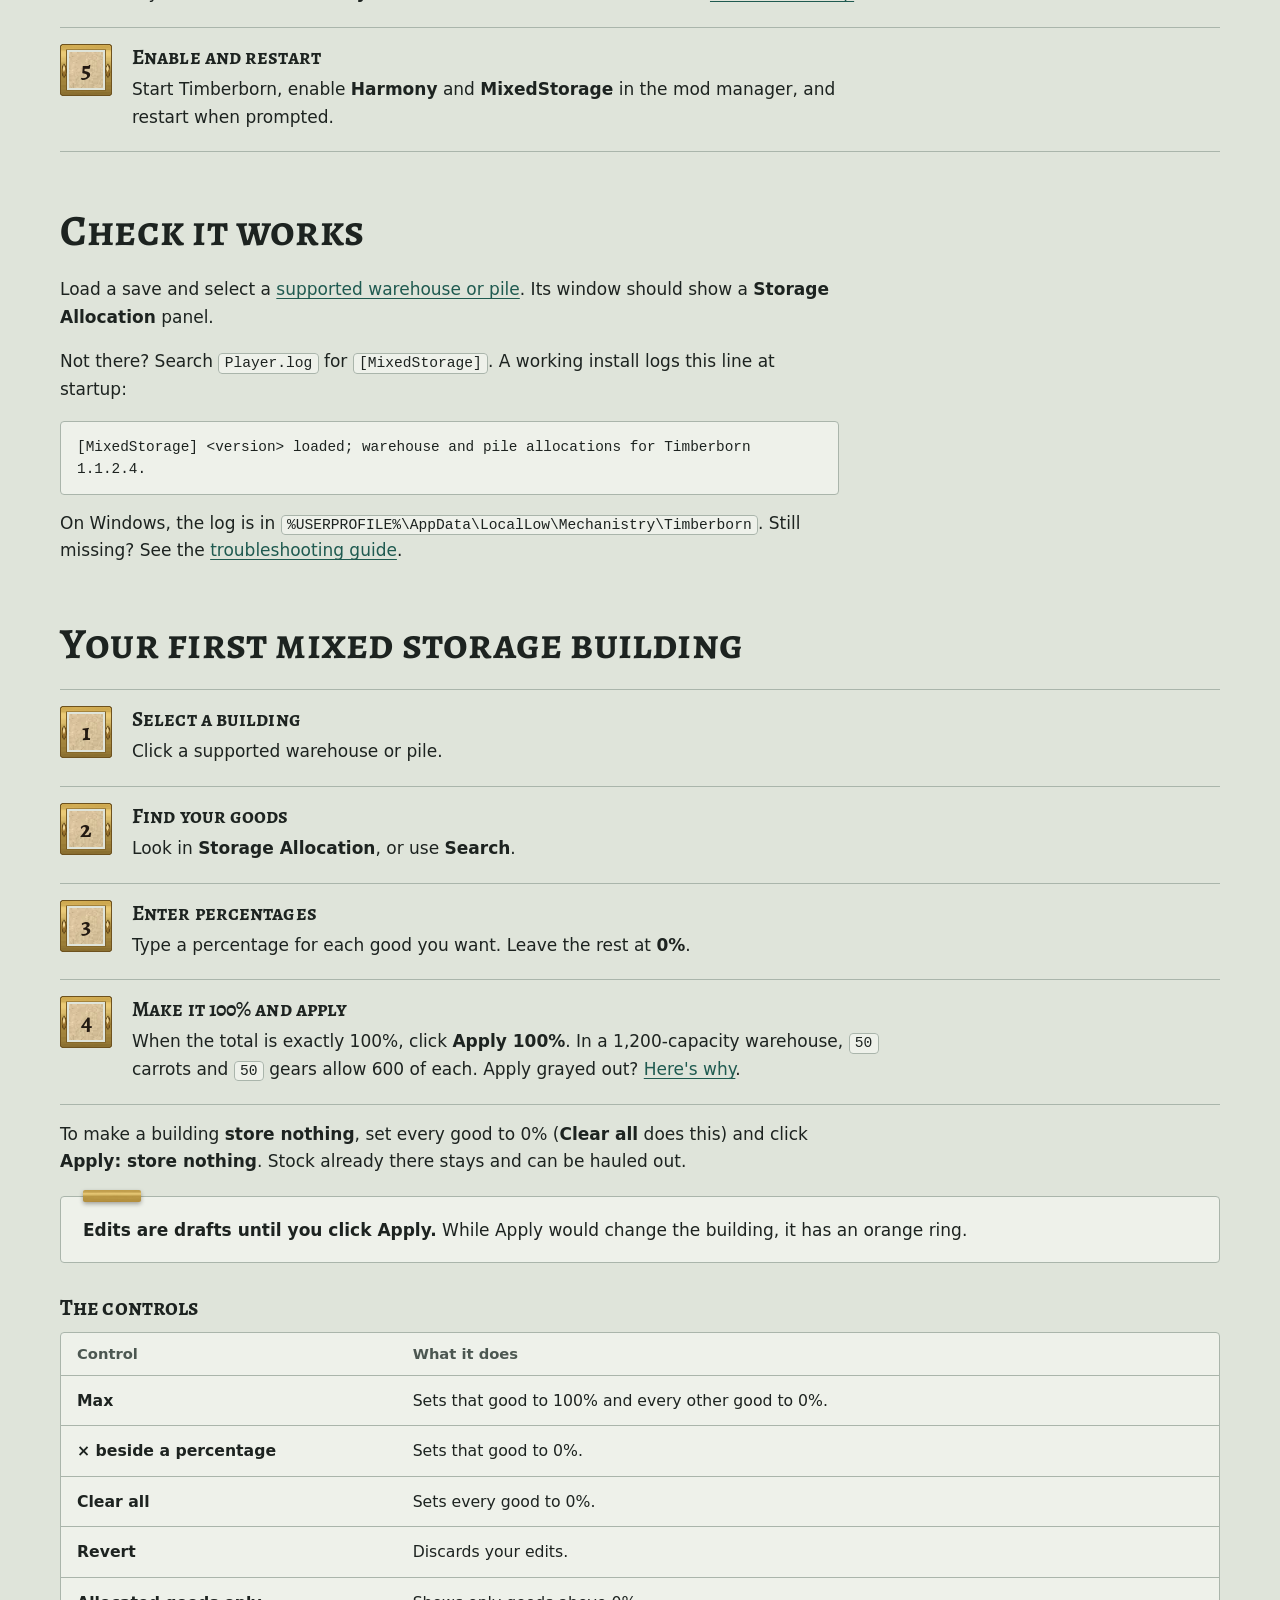
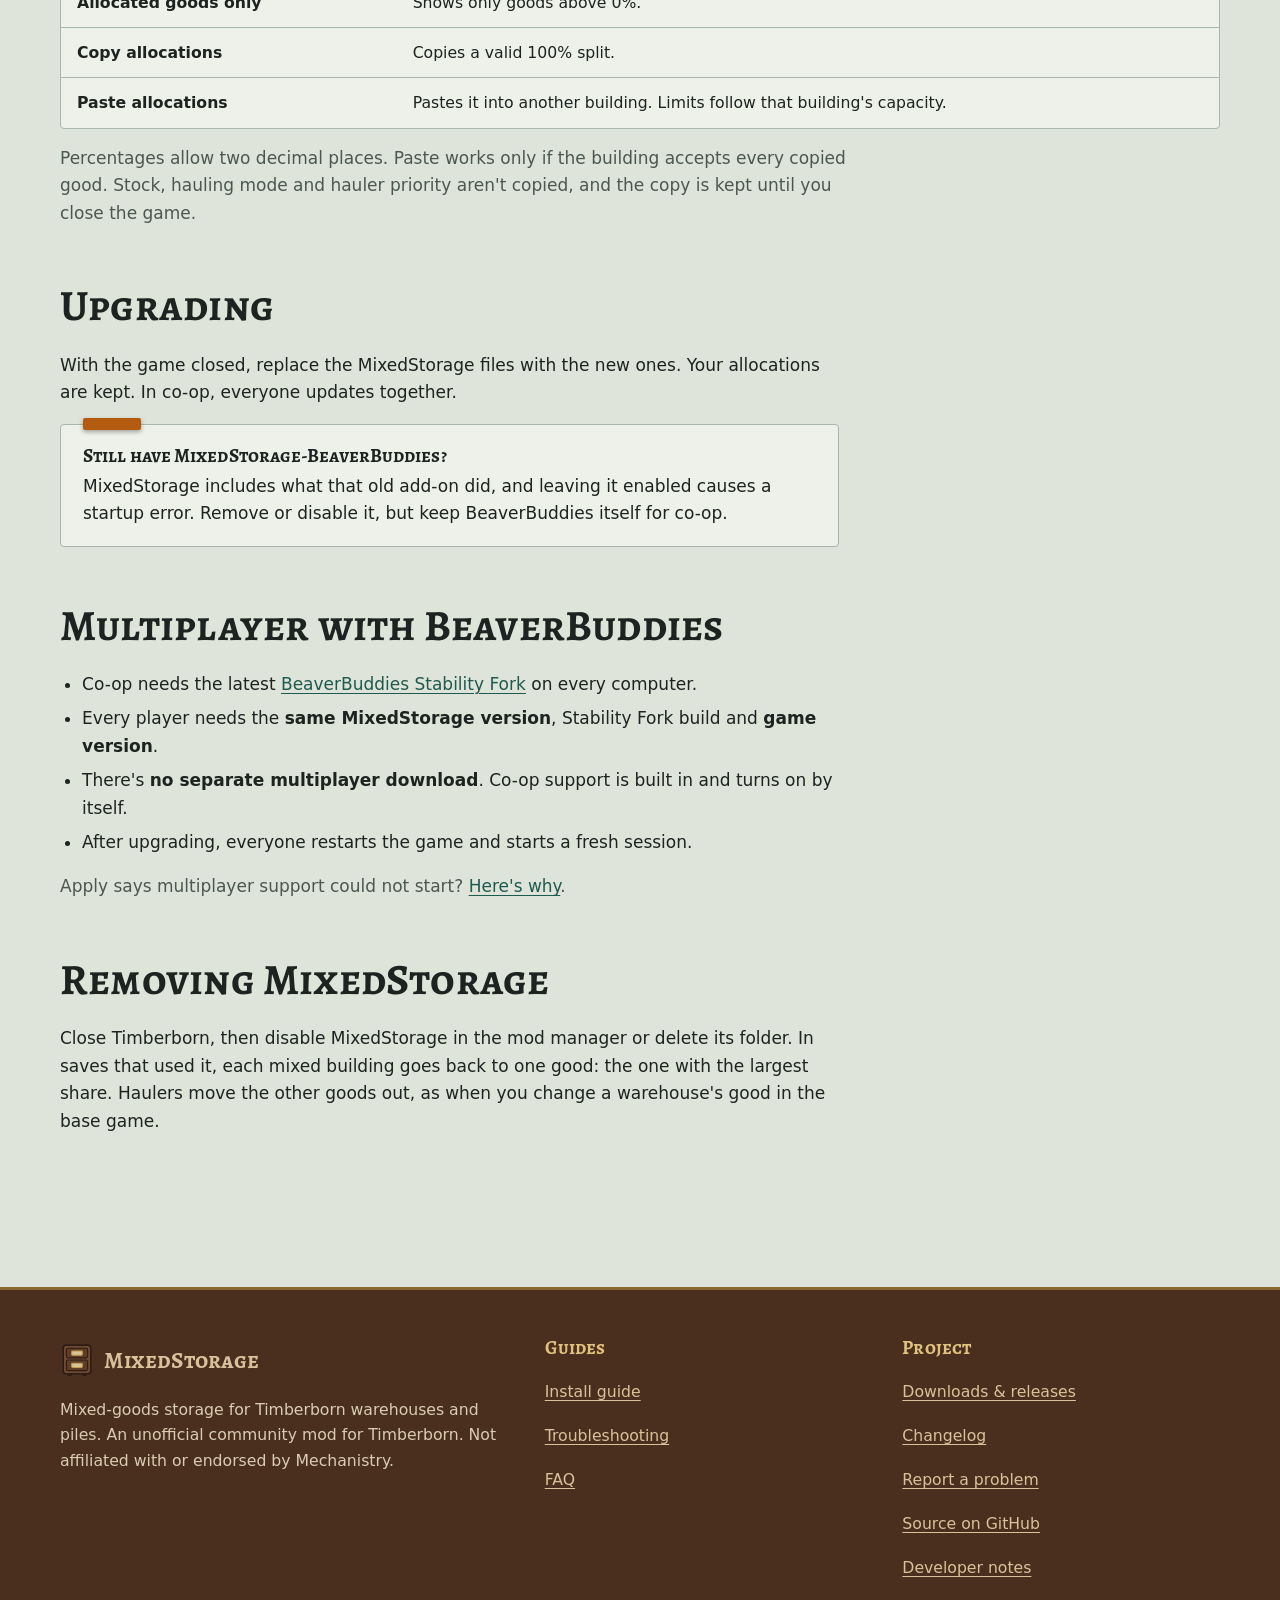
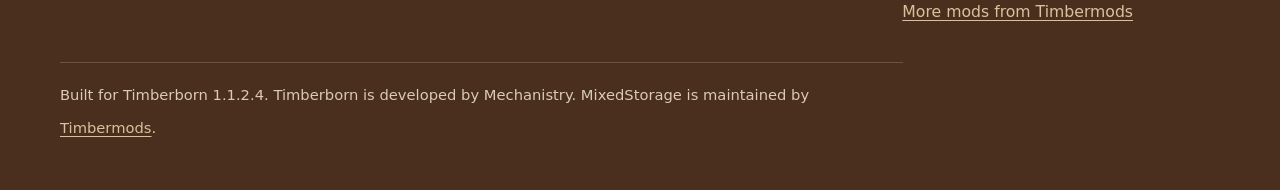
<file: docs/install.html>
<!doctype html>
<html lang="en">
<head>
<meta charset="utf-8">
<meta name="viewport" content="width=device-width, initial-scale=1">
<title>Install MixedStorage: Timberborn mod install guide</title>
<meta name="description" content="How to install MixedStorage for Timberborn 1.1.2.4: requirements, folder layout, Harmony, upgrading, and multiplayer setup.">
<link rel="canonical" href="https://timbermods.github.io/MixedStorage/install.html">
<meta name="theme-color" content="#16231c">
<meta property="og:type" content="website">
<meta property="og:site_name" content="MixedStorage">
<meta property="og:title" content="Install MixedStorage: Timberborn mod install guide">
<meta property="og:description" content="How to install MixedStorage for Timberborn 1.1.2.4: requirements, folder layout, Harmony, upgrading, and multiplayer setup.">
<meta property="og:url" content="https://timbermods.github.io/MixedStorage/install.html">
<meta property="og:image" content="https://timbermods.github.io/MixedStorage/assets/og.png">
<meta name="twitter:card" content="summary_large_image">
<link rel="icon" href="assets/favicon.svg" type="image/svg+xml">
<link rel="preload" href="assets/fonts/alegreya-sc-latin-700.woff2" as="font" type="font/woff2" crossorigin>
<link rel="stylesheet" href="assets/style.css">
</head>
<body>
<a class="skip" href="#main">Skip to content</a>
<header class="site-header">
  <div class="wrap bar">
    <a class="brand" href="./"><svg viewBox="0 0 32 32" aria-hidden="true"><rect x="3" y="2" width="26" height="27" rx="3" fill="#6e4a32" stroke="#2e1c12" stroke-width="1.5"/><rect x="6" y="5" width="20" height="9" rx="1.5" fill="#5d3c28" stroke="#2e1c12"/><rect x="6" y="16" width="20" height="10" rx="1.5" fill="#5d3c28" stroke="#2e1c12"/><rect x="11" y="7.5" width="10" height="4" rx=".8" fill="#d8c29b" stroke="#c19a4b" stroke-width="1"/><rect x="11" y="19" width="10" height="4" rx=".8" fill="#d8c29b" stroke="#c19a4b" stroke-width="1"/><rect x="7" y="29" width="4" height="2" fill="#2e1c12"/><rect x="21" y="29" width="4" height="2" fill="#2e1c12"/></svg><span>MixedStorage</span></a>
    <button class="nav-toggle" type="button" aria-expanded="false" aria-controls="site-nav">Menu</button>
    <nav id="site-nav" class="nav" aria-label="Main">
        <a href="./">Features</a>
        <a href="install.html" aria-current="page">Install</a>
        <a href="troubleshooting.html">Troubleshooting</a>
        <a href="faq.html">FAQ</a>
        <a class="nav__gh" href="https://github.com/timbermods/MixedStorage" rel="noopener">GitHub <svg viewBox="0 0 16 16" aria-hidden="true"><path d="M5 11 11 5M6 5h5v5"/></svg></a>
    </nav>
  </div>
</header>
<main id="main">

<div class="wrap">
  <div class="page-head">
    <h1>Install MixedStorage</h1>
    <p class="lead">It takes a couple of minutes: extract one folder, enable two mods, and restart the game.</p>
    <ul class="toc" aria-label="On this page">
      <li><a href="#requirements">Requirements</a></li>
      <li><a href="#steps">Step by step</a></li>
      <li><a href="#verify">Check it works</a></li>
      <li><a href="#first">Your first mixed storage</a></li>
      <li><a href="#upgrading">Upgrading</a></li>
      <li><a href="#multiplayer">Multiplayer</a></li>
      <li><a href="#removing">Removing</a></li>
    </ul>
  </div>

  <div class="doc">
    <section id="requirements">
      <h2>Requirements</h2>
      <ul class="ledger">
        <li><b>Timberborn 1.1.2.4</b><p>The version MixedStorage is built for. Other versions aren't guaranteed.</p></li>
        <li><b>Harmony 2.4.1 or newer</b><p>A required mod, from the <a href="https://steamcommunity.com/sharedfiles/filedetails/?id=3284904751" rel="noopener">Steam Workshop</a>.</p></li>
        <li><b>BeaverBuddies Stability Fork</b><p>Optional, only for co-op.</p></li>
      </ul>
    </section>

    <section id="steps">
      <h2>Step by step</h2>
      <ol class="steps">
        <li>
          <h3>Download the ZIP</h3>
          <p>Open the <a href="https://github.com/timbermods/MixedStorage/releases/latest" data-release-href="notes" rel="noopener">latest release</a> and, under <strong>Assets</strong>, choose <strong data-release="asset-name">MixedStorage-v1.2.0.zip</strong>. Don't pick <em>Source code</em>.</p>
          <p style="margin-top:10px"><a class="btn btn--primary" data-release-href="download" href="https://github.com/timbermods/MixedStorage/releases/latest"><span>Download <span data-release="tag">v1.2.0</span></span></a></p>
        </li>
        <li>
          <h3>Close Timberborn and extract</h3>
          <p>With the game closed, extract the ZIP's <code>MixedStorage</code> folder into <code>Documents\Timberborn\Mods</code>. If your Documents folder is in OneDrive, use <code>OneDrive\Documents\Timberborn\Mods</code>.</p>
          <p>Windows' <strong>Extract All</strong> adds an extra folder named after the ZIP. Move the <code>MixedStorage</code> folder inside it into <strong>Mods</strong>.</p>
        </li>
        <li>
          <h3>Check the folder layout</h3>
          <p>You should end up with exactly this:</p>
<pre><code>Documents\Timberborn\Mods\
└─ MixedStorage\
   ├─ README.md
   └─ version-1.1\
      ├─ manifest.json
      └─ MixedStorage.dll</code></pre>
          <p>Check that there's no extra folder around <code>MixedStorage</code> and no second <code>MixedStorage</code> inside it.</p>
        </li>
        <li>
          <h3>Install Harmony if needed</h3>
          <p>If you don't have <strong>Harmony 2.4.1 or newer</strong>, subscribe to it on the <a href="https://steamcommunity.com/sharedfiles/filedetails/?id=3284904751" rel="noopener">Steam Workshop</a>.</p>
        </li>
        <li>
          <h3>Enable and restart</h3>
          <p>Start Timberborn, enable <strong>Harmony</strong> and <strong>MixedStorage</strong> in the mod manager, and restart when prompted.</p>
        </li>
      </ol>
    </section>

    <section id="verify">
      <h2>Check it works</h2>
      <div class="prose">
        <p>Load a save and select a <a href="./#buildings">supported warehouse or pile</a>. Its window should show a <strong>Storage Allocation</strong> panel.</p>
        <p>Not there? Search <code>Player.log</code> for <code>[MixedStorage]</code>. A working install logs this line at startup:</p>
<pre class="pre-wrap"><code>[MixedStorage] &lt;version&gt; loaded; warehouse and pile allocations for Timberborn 1.1.2.4.</code></pre>
        <p>On Windows, the log is in <code>%USERPROFILE%\AppData\LocalLow\Mechanistry\Timberborn</code>. Still missing? See the <a href="troubleshooting.html#t-no-panel">troubleshooting guide</a>.</p>
      </div>
    </section>

    <section id="first">
      <h2>Your first mixed storage building</h2>
      <ol class="steps">
        <li><h3>Select a building</h3><p>Click a supported warehouse or pile.</p></li>
        <li><h3>Find your goods</h3><p>Look in <strong>Storage Allocation</strong>, or use <strong>Search</strong>.</p></li>
        <li><h3>Enter percentages</h3><p>Type a percentage for each good you want. Leave the rest at <strong>0%</strong>.</p></li>
        <li><h3>Make it 100% and apply</h3><p>When the total is exactly 100%, click <strong>Apply 100%</strong>. In a 1,200-capacity warehouse, <code>50</code> carrots and <code>50</code> gears allow 600 of each. Apply grayed out? <a href="troubleshooting.html#t-apply-disabled">Here's why</a>.</p></li>
      </ol>
      <p style="margin-top:16px;max-width:72ch">To make a building <strong>store nothing</strong>, set every good to 0% (<strong>Clear all</strong> does this) and click <strong>Apply: store nothing</strong>. Stock already there stays and can be hauled out.</p>
      <div class="panel panel--blue note note--info" style="margin-top:20px">
        <p><strong>Edits are drafts until you click Apply.</strong> While Apply would change the building, it has an orange ring.</p>
      </div>

      <h3 style="margin-top:32px">The controls</h3>
      <div class="table-wrap">
        <table class="data wrapfirst">
          <thead><tr><th scope="col">Control</th><th scope="col">What it does</th></tr></thead>
          <tbody>
            <tr><td>Max</td><td>Sets that good to 100% and every other good to 0%.</td></tr>
            <tr><td>&times; beside a percentage</td><td>Sets that good to 0%.</td></tr>
            <tr><td>Clear all</td><td>Sets every good to 0%.</td></tr>
            <tr><td>Revert</td><td>Discards your edits.</td></tr>
            <tr><td>Allocated goods only</td><td>Shows only goods above 0%.</td></tr>
            <tr><td>Copy allocations</td><td>Copies a valid 100% split.</td></tr>
            <tr><td>Paste allocations</td><td>Pastes it into another building. Limits follow that building's capacity.</td></tr>
          </tbody>
        </table>
      </div>
      <p class="muted" style="margin-top:16px;max-width:74ch">Percentages allow two decimal places. Paste works only if the building accepts every copied good. Stock, hauling mode and hauler priority aren't copied, and the copy is kept until you close the game.</p>
    </section>

    <section id="upgrading">
      <h2>Upgrading</h2>
      <div class="prose">
        <p>With the game closed, replace the MixedStorage files with the new ones. Your allocations are kept. In co-op, everyone updates together.</p>
        <div class="panel panel--maroon note note--warn">
          <h3>Still have MixedStorage-BeaverBuddies?</h3>
          <p>MixedStorage includes what that old add-on did, and leaving it enabled causes a startup error. Remove or disable it, but keep BeaverBuddies itself for co-op.</p>
        </div>
      </div>
    </section>

    <section id="multiplayer">
      <h2>Multiplayer with BeaverBuddies</h2>
      <div class="prose">
        <ul>
          <li>Co-op needs the latest <a href="https://timbermods.github.io/BeaverBuddies-Stability-Fork/" rel="noopener">BeaverBuddies Stability Fork</a> on every computer.</li>
          <li>Every player needs the <strong>same MixedStorage version</strong>, Stability Fork build and <strong>game version</strong>.</li>
          <li>There's <strong>no separate multiplayer download</strong>. Co-op support is built in and turns on by itself.</li>
          <li>After upgrading, everyone restarts the game and starts a fresh session.</li>
        </ul>
        <p class="muted">Apply says multiplayer support could not start? <a href="troubleshooting.html#t-bb-incompatible">Here's why</a>.</p>
      </div>
    </section>

    <section id="removing">
      <h2>Removing MixedStorage</h2>
      <div class="prose">
        <p>Close Timberborn, then disable MixedStorage in the mod manager or delete its folder. In saves that used it, each mixed building goes back to one good: the one with the largest share. Haulers move the other goods out, as when you change a warehouse's good in the base game.</p>
      </div>
    </section>
  </div>
</div>

</main>
<footer class="site-footer">
  <div class="wrap">
    <div class="footer__grid">
      <div>
        <a class="brand" href="./"><svg viewBox="0 0 32 32" aria-hidden="true"><rect x="3" y="2" width="26" height="27" rx="3" fill="#6e4a32" stroke="#2e1c12" stroke-width="1.5"/><rect x="6" y="5" width="20" height="9" rx="1.5" fill="#5d3c28" stroke="#2e1c12"/><rect x="6" y="16" width="20" height="10" rx="1.5" fill="#5d3c28" stroke="#2e1c12"/><rect x="11" y="7.5" width="10" height="4" rx=".8" fill="#d8c29b" stroke="#c19a4b" stroke-width="1"/><rect x="11" y="19" width="10" height="4" rx=".8" fill="#d8c29b" stroke="#c19a4b" stroke-width="1"/><rect x="7" y="29" width="4" height="2" fill="#2e1c12"/><rect x="21" y="29" width="4" height="2" fill="#2e1c12"/></svg><span>MixedStorage</span></a>
        <p style="margin-top:12px;max-width:44ch">Mixed-goods storage for Timberborn warehouses and piles. An unofficial community mod for Timberborn. Not affiliated with or endorsed by Mechanistry.</p>
      </div>
      <div>
        <h2>Guides</h2>
        <ul>
          <li><a href="install.html">Install guide</a></li>
          <li><a href="troubleshooting.html">Troubleshooting</a></li>
          <li><a href="faq.html">FAQ</a></li>
        </ul>
      </div>
      <div>
        <h2>Project</h2>
        <ul>
          <li><a href="https://github.com/timbermods/MixedStorage/releases" data-release-href="notes" rel="noopener">Downloads &amp; releases</a></li>
          <li><a href="https://github.com/timbermods/MixedStorage/blob/main/CHANGELOG.md" rel="noopener">Changelog</a></li>
          <li><a href="https://github.com/timbermods/MixedStorage/issues" rel="noopener">Report a problem</a></li>
          <li><a href="https://github.com/timbermods/MixedStorage" rel="noopener">Source on GitHub</a></li>
          <li><a href="https://github.com/timbermods/MixedStorage/blob/main/DEVELOPMENT.md" rel="noopener">Developer notes</a></li>
          <li><a href="https://timbermods.github.io/">More mods from Timbermods</a></li>
        </ul>
      </div>
    </div>
    <p class="footer__fine">Built for Timberborn 1.1.2.4. Timberborn is developed by Mechanistry. MixedStorage is maintained by <a href="https://github.com/timbermods" rel="noopener">Timbermods</a>.</p>
  </div>
</footer>
<script src="assets/site.js" defer></script>
<script src="assets/release.js" defer data-repo="timbermods/MixedStorage" data-asset="^MixedStorage-v[\d.]+\.zip$"></script>
</body>
</html>
</file>
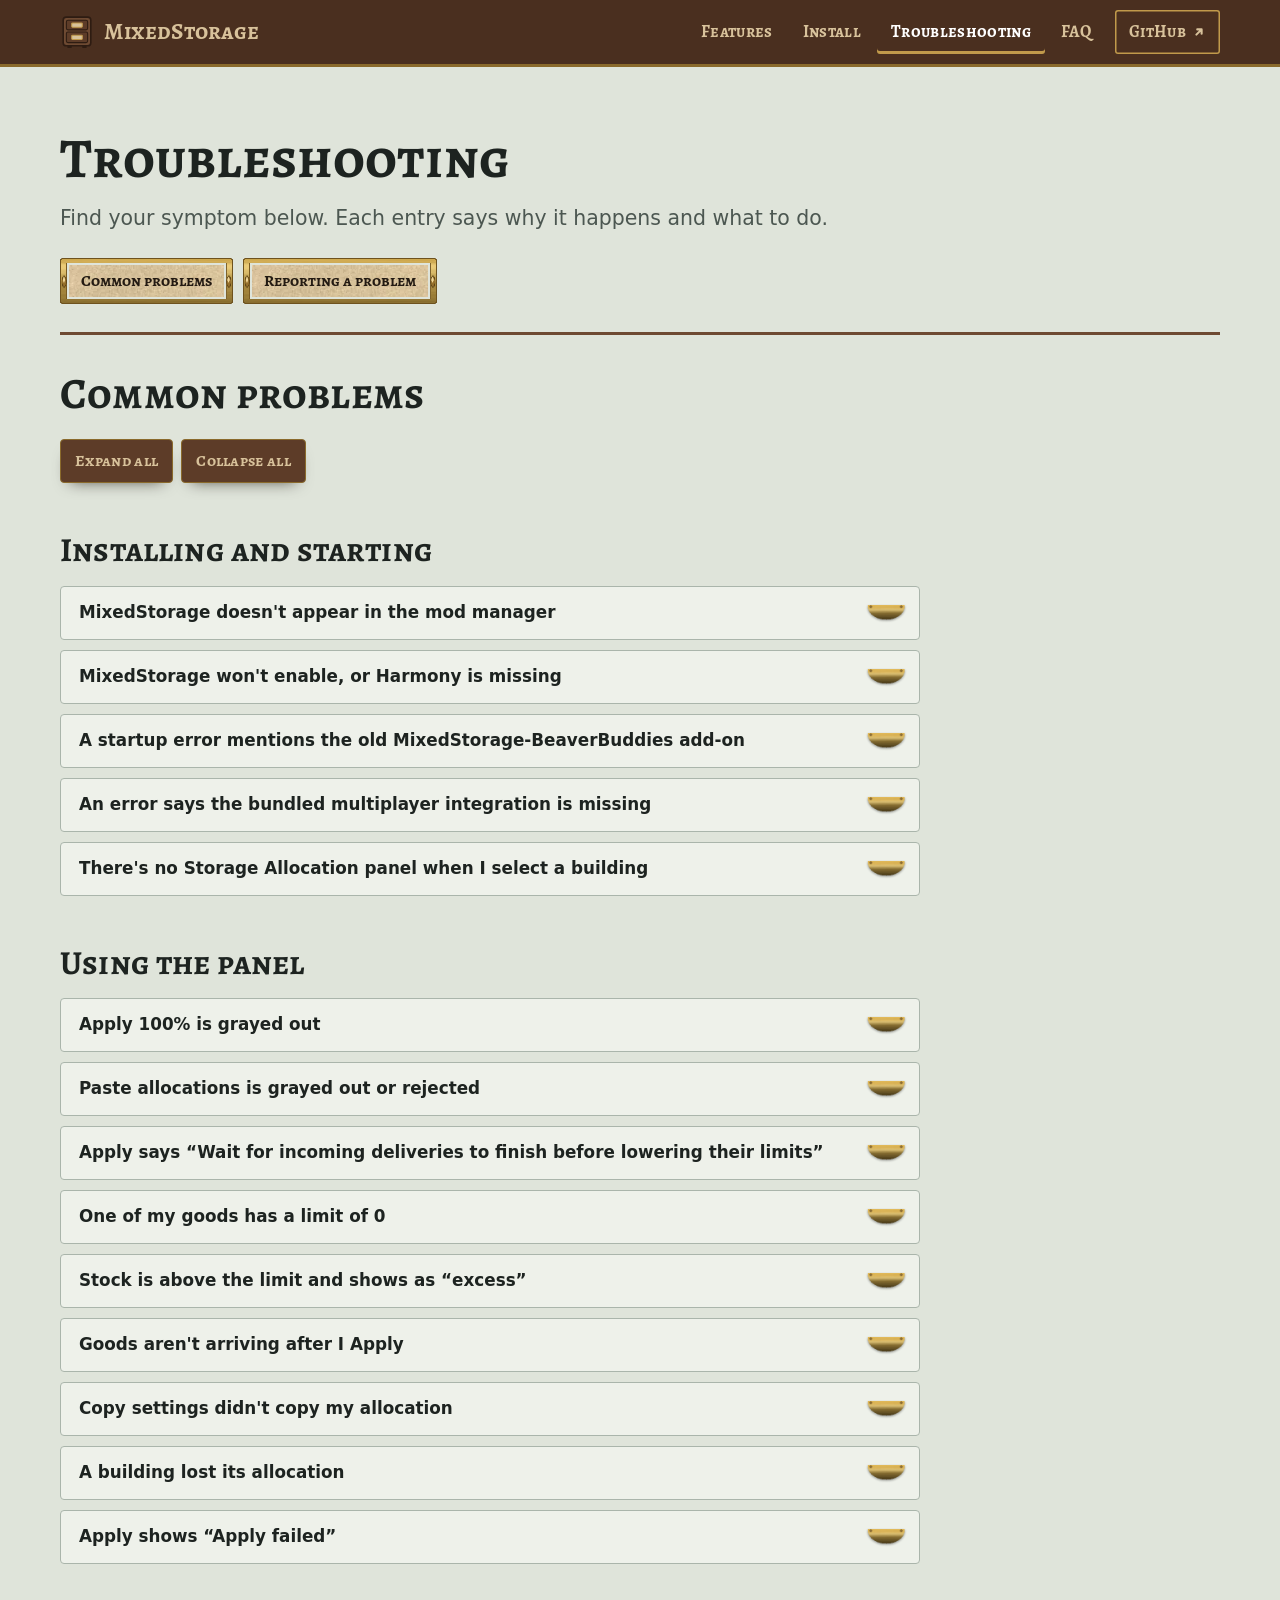
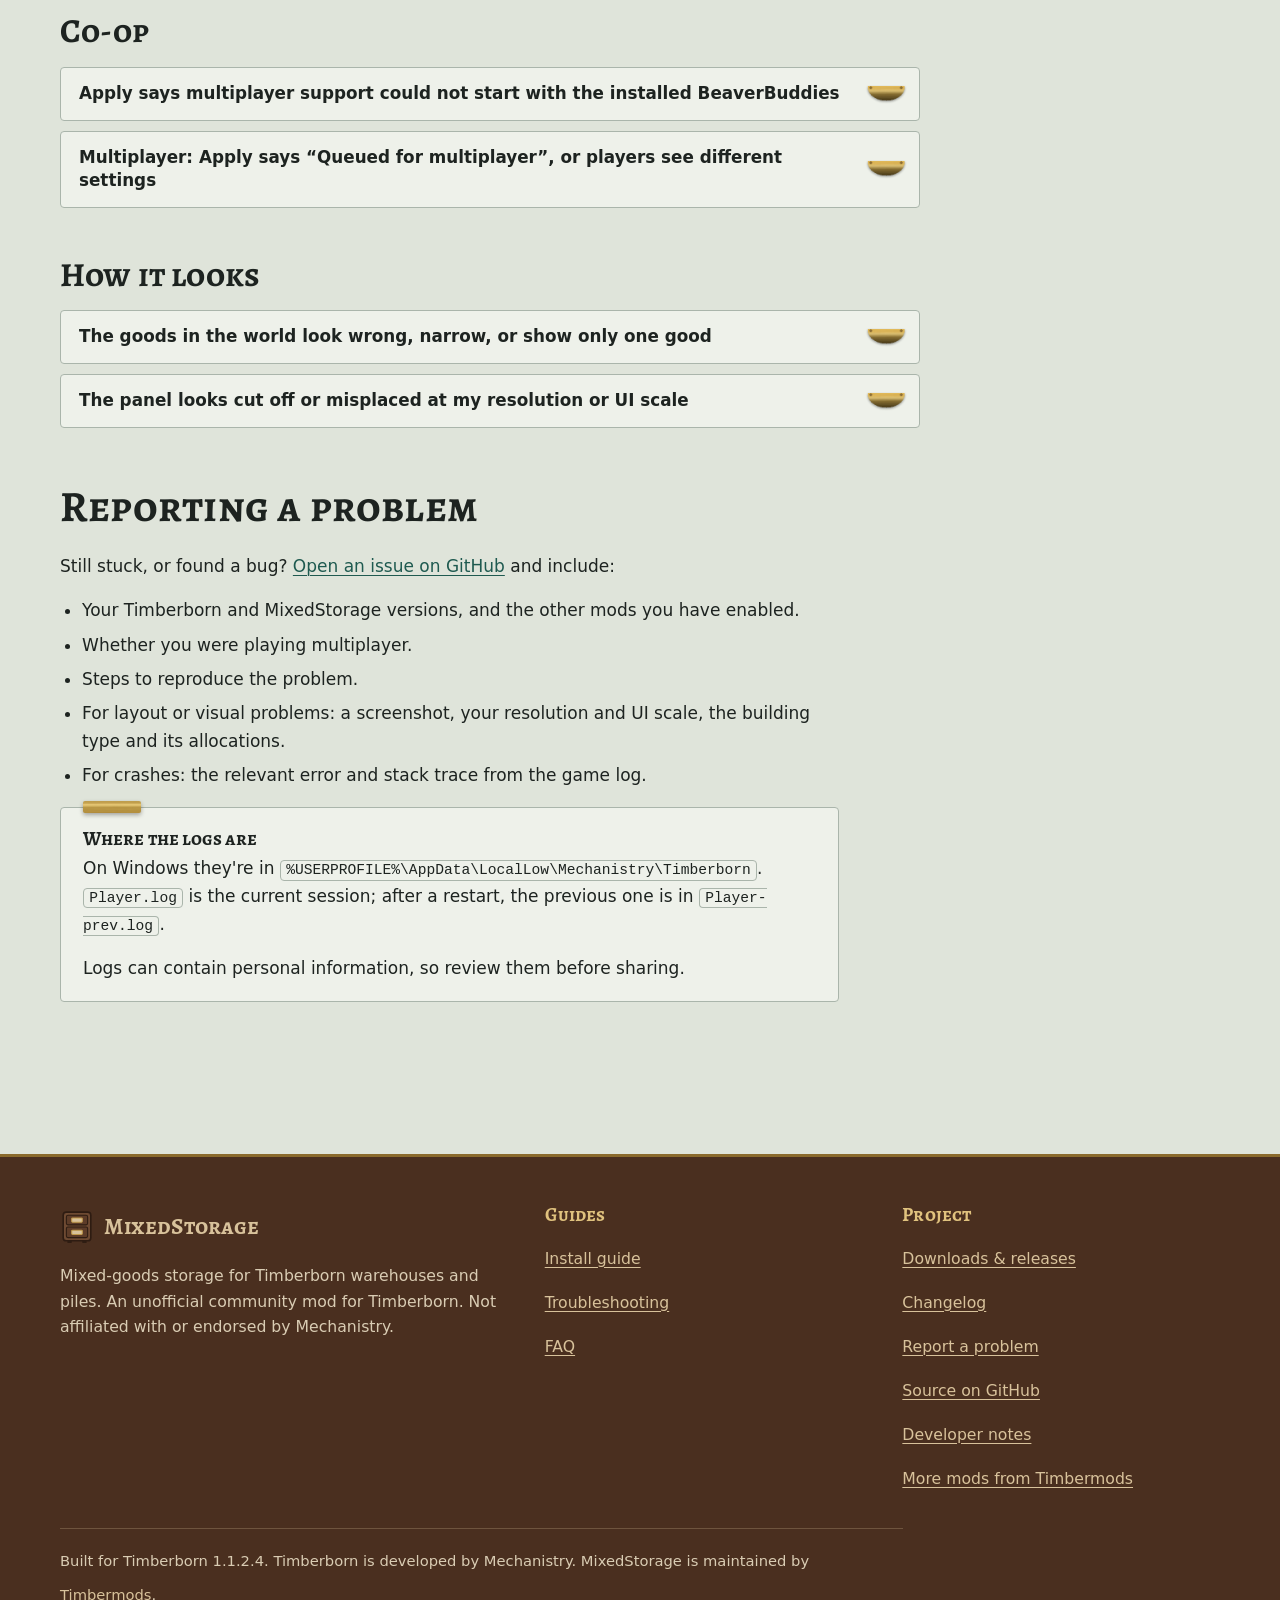
<file: docs/troubleshooting.html>
<!doctype html>
<html lang="en">
<head>
<meta charset="utf-8">
<meta name="viewport" content="width=device-width, initial-scale=1">
<title>Troubleshooting: MixedStorage</title>
<meta name="description" content="Fixes for common MixedStorage problems: mod not appearing, Harmony, startup errors, Apply grayed out, paste rejected, limits of 0, and multiplayer.">
<link rel="canonical" href="https://timbermods.github.io/MixedStorage/troubleshooting.html">
<meta name="theme-color" content="#16231c">
<meta property="og:type" content="website">
<meta property="og:site_name" content="MixedStorage">
<meta property="og:title" content="Troubleshooting: MixedStorage">
<meta property="og:description" content="Fixes for common MixedStorage problems: mod not appearing, Harmony, startup errors, Apply grayed out, paste rejected, limits of 0, and multiplayer.">
<meta property="og:url" content="https://timbermods.github.io/MixedStorage/troubleshooting.html">
<meta property="og:image" content="https://timbermods.github.io/MixedStorage/assets/og.png">
<meta name="twitter:card" content="summary_large_image">
<link rel="icon" href="assets/favicon.svg" type="image/svg+xml">
<link rel="preload" href="assets/fonts/alegreya-sc-latin-700.woff2" as="font" type="font/woff2" crossorigin>
<link rel="stylesheet" href="assets/style.css">
</head>
<body>
<a class="skip" href="#main">Skip to content</a>
<header class="site-header">
  <div class="wrap bar">
    <a class="brand" href="./"><svg viewBox="0 0 32 32" aria-hidden="true"><rect x="3" y="2" width="26" height="27" rx="3" fill="#6e4a32" stroke="#2e1c12" stroke-width="1.5"/><rect x="6" y="5" width="20" height="9" rx="1.5" fill="#5d3c28" stroke="#2e1c12"/><rect x="6" y="16" width="20" height="10" rx="1.5" fill="#5d3c28" stroke="#2e1c12"/><rect x="11" y="7.5" width="10" height="4" rx=".8" fill="#d8c29b" stroke="#c19a4b" stroke-width="1"/><rect x="11" y="19" width="10" height="4" rx=".8" fill="#d8c29b" stroke="#c19a4b" stroke-width="1"/><rect x="7" y="29" width="4" height="2" fill="#2e1c12"/><rect x="21" y="29" width="4" height="2" fill="#2e1c12"/></svg><span>MixedStorage</span></a>
    <button class="nav-toggle" type="button" aria-expanded="false" aria-controls="site-nav">Menu</button>
    <nav id="site-nav" class="nav" aria-label="Main">
        <a href="./">Features</a>
        <a href="install.html">Install</a>
        <a href="troubleshooting.html" aria-current="page">Troubleshooting</a>
        <a href="faq.html">FAQ</a>
        <a class="nav__gh" href="https://github.com/timbermods/MixedStorage" rel="noopener">GitHub <svg viewBox="0 0 16 16" aria-hidden="true"><path d="M5 11 11 5M6 5h5v5"/></svg></a>
    </nav>
  </div>
</header>
<main id="main">

<div class="wrap">
  <div class="page-head">
    <h1>Troubleshooting</h1>
    <p class="lead">Find your symptom below. Each entry says why it happens and what to do.</p>
    <ul class="toc" aria-label="On this page">
      <li><a href="#problems">Common problems</a></li>
      <li><a href="#reporting">Reporting a problem</a></li>
    </ul>
  </div>
  <div class="doc">
    <section id="problems">
      <h2>Common problems</h2>
      <div class="tools">
        <button class="btn btn--small" type="button" data-expand="all">Expand all</button>
        <button class="btn btn--small" type="button" data-expand="none">Collapse all</button>
      </div>
      <h3 class="group-title">Installing and starting</h3>
      <details class="qa" id="t-not-listed"><summary>MixedStorage doesn't appear in the mod manager</summary><div class="qa__body"><h4>Why it happens</h4><p>The game only finds mods in the right folder layout. Usually the ZIP wasn't extracted, there's an extra folder, or it's the wrong download.</p><h4>What to do</h4><ol><li>Close Timberborn.</li><li>Check that <code>Documents\Timberborn\Mods\MixedStorage\version-1.1\manifest.json</code> exists.</li><li>If you see <code>MixedStorage\MixedStorage\version-1.1</code>, move the inner folder up one level.</li><li>If Windows' Extract All made <code>Mods\MixedStorage-v…\MixedStorage</code>, move the inner <code>MixedStorage</code> folder into <code>Mods</code>.</li><li>Make sure you downloaded the ZIP under <strong>Assets</strong>, not <em>Source code</em>.</li><li>Restart the game.</li></ol></div></details>
      <details class="qa" id="t-harmony"><summary>MixedStorage won't enable, or Harmony is missing</summary><div class="qa__body"><h4>Why it happens</h4><p>MixedStorage requires Harmony 2.4.1 or newer.</p><h4>What to do</h4><p>Install Harmony from the <a href="https://steamcommunity.com/sharedfiles/filedetails/?id=3284904751" rel="noopener">Steam Workshop</a>, enable both <strong>Harmony</strong> and <strong>MixedStorage</strong> in the mod manager, and restart when prompted.</p></div></details>
      <details class="qa" id="t-old-addon"><summary>A startup error mentions the old MixedStorage-BeaverBuddies add-on</summary><div class="qa__body"><h4>Why it happens</h4><p>The old add-on clashes with MixedStorage's built-in co-op support. The error reads: <em>“MixedStorage now includes multiplayer support. Remove or disable the old MixedStorage-BeaverBuddies addon and restart Timberborn.”</em></p><h4>What to do</h4><p>Remove or disable <strong>MixedStorage-BeaverBuddies</strong>, then restart Timberborn. Keep BeaverBuddies itself for co-op.</p></div></details>
      <details class="qa" id="t-bridge-missing"><summary>An error says the bundled multiplayer integration is missing</summary><div class="qa__body"><h4>Why it happens</h4><p>Your copy of MixedStorage is incomplete, so its co-op support is missing. The error reads: <em>“MixedStorage's bundled multiplayer integration is missing. Reinstall the complete release.”</em></p><h4>What to do</h4><p>Close the game, delete the <code>MixedStorage</code> folder from your Mods folder, and install the ZIP from the release again.</p></div></details>
      <details class="qa" id="t-no-panel"><summary>There's no Storage Allocation panel when I select a building</summary><div class="qa__body"><h4>Why it happens</h4><p>Only the supported warehouses and piles get the panel. It's also missing if the mod isn't enabled or failed to load.</p><h4>What to do</h4><ol><li>Compare your building with the <a href="./#buildings">supported list</a>.</li><li>Check that MixedStorage and Harmony are both enabled.</li><li>Search <code>Player.log</code> for <code>[MixedStorage]</code>. A working install logs a &ldquo;loaded&rdquo; line at startup; a failure logs an error.</li></ol></div></details>
      <h3 class="group-title">Using the panel</h3>
      <details class="qa" id="t-apply-disabled"><summary>Apply 100% is grayed out</summary><div class="qa__body"><h4>Why it happens</h4><p>Apply unlocks only for a valid draft. The line under the goods list says what's wrong:</p><ul><li><strong>Enter valid percentages (0–100, 2 decimals):</strong> a box has letters, a negative number, more than two decimals, or a value over 100.</li><li><strong>NN% / 100% — NN% remaining</strong> (or <strong>over</strong>): the total must be exactly 100%, or 0% to store nothing.</li><li><strong>Set unavailable goods to 0% before applying:</strong> a good marked &ldquo;(not accepted here)&rdquo; or &ldquo;(unavailable)&rdquo; still has a percentage. This can happen after a goods mod is removed.</li><li>A co-op change is queued and hasn't been applied yet.</li></ul><h4>What to do</h4><p>Fix the box or total the message points at. <strong>Max</strong> on one good gives a valid draft at once, and <strong>Revert</strong> restores the current settings. If a co-op change is queued, wait a moment.</p></div></details>
      <details class="qa" id="t-paste"><summary>Paste allocations is grayed out or rejected</summary><div class="qa__body"><h4>Why it happens</h4><ul><li>Nothing has been copied yet. <strong>Copy allocations</strong> works only on a valid 100% draft.</li><li>The copy is kept only until you close the game.</li><li>The building must accept every copied good. Otherwise you'll see <em>“Cannot paste: this building does not accept all copied goods. Draft unchanged.”</em></li></ul><h4>What to do</h4><p>Copy from a valid building, select one that accepts the same goods, click <strong>Paste allocations</strong>, then <strong>Apply</strong>.</p></div></details>
      <details class="qa" id="t-incoming"><summary>Apply says “Wait for incoming deliveries to finish before lowering their limits”</summary><div class="qa__body"><h4>Why it happens</h4><p>Haulers are already bringing goods, and the new limit would be lower than what's stored plus what's on its way.</p><h4>What to do</h4><p>Wait for the deliveries to finish, then click Apply again.</p></div></details>
      <details class="qa" id="t-zero-limit"><summary>One of my goods has a limit of 0</summary><div class="qa__body"><h4>Why it happens</h4><p>Limits are whole items, and a tiny share of a small building can round down to 0. The panel warns you: <em>“N allocated good(s) round to 0 items. Increase their shares or use larger storage.”</em></p><h4>What to do</h4><p>Increase that good's share, or use a larger storage building. The <a href="./#try-it">demo on the home page</a> shows the rounding.</p></div></details>
      <details class="qa" id="t-excess"><summary>Stock is above the limit and shows as “excess”</summary><div class="qa__body"><h4>Why it happens</h4><p>You lowered a limit while goods were already stored. MixedStorage never deletes goods; it marks the extra as excess.</p><h4>What to do</h4><p>Nothing is broken. The extra goods stay until they're used or hauled out.</p></div></details>
      <details class="qa" id="t-not-arriving"><summary>Goods aren't arriving after I Apply</summary><div class="qa__body"><h4>Why it happens</h4><p>Allocations reserve space; they don't create or move goods. Normal hauling rules decide what arrives and when.</p><h4>What to do</h4><p>Check the building's hauling mode (Accept, Obtain, Supply or Empty) and hauler priority, and that the goods exist in the same district.</p></div></details>
      <details class="qa" id="t-duplicate"><summary>Copy settings didn't copy my allocation</summary><div class="qa__body"><h4>Why it happens</h4><p>The game's <strong>Copy settings</strong> tool applies the percentages only if the target accepts every allocated good and no delivery on its way clashes with a lower limit. Otherwise the target keeps its goods and percentages; the tool's other settings, such as the hauling mode, still copy. Player.log has a line starting <code>[MixedStorage] Copied allocations were not applied</code> with the reason.</p><h4>What to do</h4><p>Copy to a building that accepts the same goods, or wait for deliveries to finish and copy again. For a building that accepts different goods, set its percentages in its own Storage Allocation panel.</p></div></details>
      <details class="qa" id="t-lost-allocation"><summary>A building lost its allocation</summary><div class="qa__body"><h4>Why it happens</h4><ul><li>The game's <strong>Copy settings</strong> tool was used from a normal building. That turns a mixed building back into a normal single-good one.</li><li>Its saved allocation couldn't be read, for example because the save was damaged. MixedStorage skips it so the save still loads. The building keeps its normal single good, and Player.log has a line starting <code>[MixedStorage] Ignoring an unreadable saved allocation</code>.</li></ul><h4>What to do</h4><p>Set the percentages again and click <strong>Apply 100%</strong>. If a save keeps losing allocations, <a href="#reporting">report it</a> with that log line.</p></div></details>
      <details class="qa" id="t-apply-failed"><summary>Apply shows “Apply failed”</summary><div class="qa__body"><h4>Why it happens</h4><p>Something unexpected went wrong. The panel shows a short reason, and Player.log has the details.</p><h4>What to do</h4><p><a href="#reporting">Report it</a> with the Player.log lines that start with <code>[MixedStorage]</code> and the steps that led to it.</p></div></details>
      <h3 class="group-title">Co-op</h3>
      <details class="qa" id="t-bb-incompatible"><summary>Apply says multiplayer support could not start with the installed BeaverBuddies</summary><div class="qa__body"><h4>Why it happens</h4><p>The installed BeaverBuddies lacks something MixedStorage needs. MixedStorage turns its co-op support off so players' games can't drift out of sync, and writes the reason to Player.log. Single player usually still works.</p><h4>What to do</h4><ul><li>Install the latest <a href="https://timbermods.github.io/BeaverBuddies-Stability-Fork/" rel="noopener">BeaverBuddies Stability Fork</a> on every computer.</li><li>For single player, you can also disable BeaverBuddies.</li><li>Search Player.log for <code>[MixedStorage]</code> to see what's missing, and include that line if you <a href="#reporting">report it</a>.</li></ul></div></details>
      <details class="qa" id="t-multiplayer"><summary>Multiplayer: Apply says “Queued for multiplayer”, or players see different settings</summary><div class="qa__body"><h4>Why it happens</h4><p>In co-op, Apply goes through BeaverBuddies, so it may say &ldquo;Queued for multiplayer&rdquo; until the next simulation tick. That's normal. Different settings between players usually mean mismatched installs.</p><h4>What to do</h4><ul><li>Every player needs the same MixedStorage version, Stability Fork build and game version.</li><li>After upgrading, everyone restarts the game and starts a fresh session.</li></ul></div></details>
      <h3 class="group-title">How it looks</h3>
      <details class="qa" id="t-visuals"><summary>The goods in the world look wrong, narrow, or show only one good</summary><div class="qa__body"><h4>Why it happens</h4><p>The split in the world is approximate. Whole visible cells can't always match a percentage, so tiny shares may not show, some models look narrower, and banners show one good. A model that can't be divided keeps the game's original look.</p><h4>What to do</h4><p>Use the summary cards for exact amounts. If something looks truly broken, <a href="#reporting">report it</a> with a screenshot.</p></div></details>
      <details class="qa" id="t-layout"><summary>The panel looks cut off or misplaced at my resolution or UI scale</summary><div class="qa__body"><h4>Why it happens</h4><p>The editor is sized to your screen and shares the building's window with the game's own panels, such as Construction site and the dev-mode panel.</p><h4>What to do</h4><p>Make sure you have the newest release. If it still looks wrong, <a href="#reporting">report it</a> with a screenshot, your resolution and UI scale, the building type and its allocations.</p></div></details>
    </section>

    <section id="reporting">
      <h2>Reporting a problem</h2>
      <div class="prose">
        <p>Still stuck, or found a bug? <a href="https://github.com/timbermods/MixedStorage/issues" rel="noopener">Open an issue on GitHub</a> and include:</p>
        <ul>
          <li>Your Timberborn and MixedStorage versions, and the other mods you have enabled.</li>
          <li>Whether you were playing multiplayer.</li>
          <li>Steps to reproduce the problem.</li>
          <li>For layout or visual problems: a screenshot, your resolution and UI scale, the building type and its allocations.</li>
          <li>For crashes: the relevant error and stack trace from the game log.</li>
        </ul>
        <div class="panel panel--blue note note--info">
          <h3>Where the logs are</h3>
          <p>On Windows they're in <code>%USERPROFILE%\AppData\LocalLow\Mechanistry\Timberborn</code>. <code>Player.log</code> is the current session; after a restart, the previous one is in <code>Player-prev.log</code>.</p>
          <p>Logs can contain personal information, so review them before sharing.</p>
        </div>
      </div>
    </section>
  </div>
</div>

</main>
<footer class="site-footer">
  <div class="wrap">
    <div class="footer__grid">
      <div>
        <a class="brand" href="./"><svg viewBox="0 0 32 32" aria-hidden="true"><rect x="3" y="2" width="26" height="27" rx="3" fill="#6e4a32" stroke="#2e1c12" stroke-width="1.5"/><rect x="6" y="5" width="20" height="9" rx="1.5" fill="#5d3c28" stroke="#2e1c12"/><rect x="6" y="16" width="20" height="10" rx="1.5" fill="#5d3c28" stroke="#2e1c12"/><rect x="11" y="7.5" width="10" height="4" rx=".8" fill="#d8c29b" stroke="#c19a4b" stroke-width="1"/><rect x="11" y="19" width="10" height="4" rx=".8" fill="#d8c29b" stroke="#c19a4b" stroke-width="1"/><rect x="7" y="29" width="4" height="2" fill="#2e1c12"/><rect x="21" y="29" width="4" height="2" fill="#2e1c12"/></svg><span>MixedStorage</span></a>
        <p style="margin-top:12px;max-width:44ch">Mixed-goods storage for Timberborn warehouses and piles. An unofficial community mod for Timberborn. Not affiliated with or endorsed by Mechanistry.</p>
      </div>
      <div>
        <h2>Guides</h2>
        <ul>
          <li><a href="install.html">Install guide</a></li>
          <li><a href="troubleshooting.html">Troubleshooting</a></li>
          <li><a href="faq.html">FAQ</a></li>
        </ul>
      </div>
      <div>
        <h2>Project</h2>
        <ul>
          <li><a href="https://github.com/timbermods/MixedStorage/releases" data-release-href="notes" rel="noopener">Downloads &amp; releases</a></li>
          <li><a href="https://github.com/timbermods/MixedStorage/blob/main/CHANGELOG.md" rel="noopener">Changelog</a></li>
          <li><a href="https://github.com/timbermods/MixedStorage/issues" rel="noopener">Report a problem</a></li>
          <li><a href="https://github.com/timbermods/MixedStorage" rel="noopener">Source on GitHub</a></li>
          <li><a href="https://github.com/timbermods/MixedStorage/blob/main/DEVELOPMENT.md" rel="noopener">Developer notes</a></li>
          <li><a href="https://timbermods.github.io/">More mods from Timbermods</a></li>
        </ul>
      </div>
    </div>
    <p class="footer__fine">Built for Timberborn 1.1.2.4. Timberborn is developed by Mechanistry. MixedStorage is maintained by <a href="https://github.com/timbermods" rel="noopener">Timbermods</a>.</p>
  </div>
</footer>
<script src="assets/site.js" defer></script>
<script src="assets/release.js" defer data-repo="timbermods/MixedStorage" data-asset="^MixedStorage-v[\d.]+\.zip$"></script>
</body>
</html>
</file>
<file: assets/style.css>
/*
 * MixedStorage: the project website. An apothecary drawer cabinet: one walnut cabinet, many labelled drawers, each
 * drawer's height its share. Brass label holders carry kraft cards; the game's goods icons stay the game's.
 * Display lettering is Alegreya SC (SIL OFL, fonts/OFL-Alegreya.txt), body text the system face.
 * game-panel.css (the in-game panel replica) reads --ink, --muted, --edge and --orange from here.
 */
@font-face { font-family: "Alegreya SC"; font-style: normal; font-weight: 500; font-display: swap; src: url(fonts/alegreya-sc-latin-500.woff2) format("woff2"); }
@font-face { font-family: "Alegreya SC"; font-style: normal; font-weight: 700; font-display: swap; src: url(fonts/alegreya-sc-latin-700.woff2) format("woff2"); }

:root {
  /* the painted cabinet by day */
  --bg: #dfe4da;
  --bg-deep: #d0d8cc;
  --ink: #1d2320;
  --muted: #4c5751;
  --line: #aab5ab;
  --paper: #eef1ea;
  /* walnut, brass, kraft */
  --walnut: #4a2f1f;
  --walnut-2: #5d3c28;
  --walnut-3: #6e4a32;
  --walnut-edge: #2e1c12;
  --brass: #c19a4b;
  --brass-hi: #e0c27e;
  --brass-deep: #8a6a2c;
  --kraft: #d8c29b;
  --kraft-ink: #231a12;
  --kraft-soft: #5a4632;
  /* actions and states */
  --link: #1f5a50;
  --edge: #4c5751;
  --orange: #b35c10;
  --mount: 0 1px 0 rgba(20, 14, 8, .35), 0 12px 22px -14px rgba(20, 14, 8, .7);
  --display: "Alegreya SC", "Palatino Linotype", Palatino, Georgia, serif;
  --font: system-ui, -apple-system, "Segoe UI", Roboto, "Helvetica Neue", Arial, sans-serif;
  --mono: ui-monospace, "Cascadia Code", "SF Mono", Consolas, "Liberation Mono", monospace;
  --wrap: 1160px;
  --gutter: clamp(16px, 4vw, 40px);
  color-scheme: light;
}
/* and by lamplight */
@media (prefers-color-scheme: dark) {
  :root {
    --bg: #18221f;
    --bg-deep: #111916;
    --ink: #ece6d8;
    --muted: #b8b09d;
    --line: #34423c;
    --paper: #1f2b27;
    --link: #8fd0c2;
    --edge: #b8b09d;
    --orange: #ffa60f;
    --mount: 0 1px 0 rgba(0, 0, 0, .55), 0 14px 24px -14px rgba(0, 0, 0, .9);
    color-scheme: dark;
  }
}

*, *::before, *::after { box-sizing: border-box; }
html { scroll-behavior: smooth; scroll-padding-top: 84px; -webkit-text-size-adjust: 100%; }
body { margin: 0; background: var(--bg); color: var(--ink); font: 17px/1.62 var(--font); -webkit-font-smoothing: antialiased; scrollbar-color: var(--walnut-3) var(--bg-deep); }
::selection { background: var(--brass); color: var(--kraft-ink); }
main { display: block; }
[hidden] { display: none !important; }
img { max-width: 100%; height: auto; display: block; }
a { color: var(--link); text-underline-offset: 3px; text-decoration-thickness: 1px; }
a:hover { text-decoration-thickness: 2px; }
:focus-visible { outline: 3px solid var(--brass); outline-offset: 3px; border-radius: 3px; }

h1, h2, h3 { font-family: var(--display); font-weight: 700; line-height: 1.08; letter-spacing: .005em; margin: 0 0 .5em; text-wrap: balance; }
h1 { font-size: clamp(2.6rem, 6vw, 4.4rem); }
h2 { font-size: clamp(1.9rem, 3.8vw, 2.7rem); }
h3 { font-size: 1.4rem; line-height: 1.15; }
p { margin: 0 0 1em; }
code, kbd { font-family: var(--mono); font-size: .86em; background: var(--paper); border: 1px solid var(--line); border-radius: 4px; padding: .08em .36em; overflow-wrap: anywhere; color: var(--ink); }
ul, ol { margin: 0 0 1em; padding-left: 1.3em; }
li { margin-bottom: .4em; }
strong, b { font-weight: 650; }
table.data td { font-variant-numeric: tabular-nums; }
.sr-only { position: absolute; width: 1px; height: 1px; overflow: hidden; clip-path: inset(50%); white-space: nowrap; }
.skip { position: absolute; left: -999px; top: 10px; z-index: 100; display: inline-flex; align-items: center; min-height: 44px; padding: 0 1.1rem; background: var(--brass); color: var(--kraft-ink); font: 700 1rem/1 var(--display); text-decoration: none; border-radius: 4px; }
.skip:focus, .skip:hover { left: 10px; color: var(--kraft-ink); }
.wrap { width: min(var(--wrap), 100% - 2 * var(--gutter)); margin-inline: auto; }
.section { padding: clamp(56px, 8vw, 104px) 0; }
.section--tint { background: var(--bg-deep); }
.lead { font-size: clamp(1.1rem, 1.8vw, 1.28rem); color: var(--muted); max-width: 60ch; }
.muted { color: var(--muted); }
.center { text-align: center; }
.center .lead { margin-inline: auto; }
.measure { max-width: 68ch; }
/* the old small labels above headings are gone; hidden for any page that still carries one */
.eyebrow { display: none; }

/* ---------- header ---------- */
.site-header { position: sticky; top: 0; z-index: 50; background: var(--walnut); color: var(--kraft); box-shadow: 0 3px 0 var(--brass-deep); }
.bar { display: flex; align-items: center; gap: 16px; min-height: 64px; }
.brand { display: inline-flex; align-items: center; gap: 10px; min-height: 44px; color: var(--kraft); text-decoration: none; font: 700 1.45rem/1 var(--display); }
.brand:hover { color: #fff; }
.brand svg { width: 34px; height: 34px; flex: none; }
.nav { display: flex; align-items: center; gap: 2px; margin-left: auto; }
.nav a { display: inline-flex; align-items: center; min-height: 44px; padding: 0 14px; color: var(--kraft); text-decoration: none; font: 700 1.05rem/1 var(--display); letter-spacing: .02em; border-radius: 3px; }
.nav a:hover { background: var(--walnut-2); color: #fff; }
.nav a[aria-current="page"] { box-shadow: inset 0 -3px 0 var(--brass); color: #fff; }
.nav .nav__gh { margin-left: 8px; gap: 6px; box-shadow: inset 0 0 0 1.5px var(--brass); }
.nav__gh svg { width: 14px; height: 14px; flex: none; fill: none; stroke: currentColor; stroke-width: 2.4; stroke-linecap: round; stroke-linejoin: round; }
.nav-toggle { display: none; margin-left: auto; min-height: 44px; padding: 0 16px; font: 700 1.05rem/1 var(--display); color: var(--kraft-ink); background: var(--brass); border: 0; border-radius: 3px; cursor: pointer; }

/* ---------- brass plates (buttons) ---------- */
.btn {
  display: inline-flex; align-items: center; justify-content: center; gap: 10px; min-height: 48px; padding: 0 22px;
  font: 700 1.12rem/1 var(--display); letter-spacing: .02em; text-decoration: none; cursor: pointer;
  color: var(--kraft); background: var(--walnut-2); border: 1.5px solid var(--brass-deep); border-radius: 4px;
  box-shadow: 0 8px 16px -10px rgba(20, 14, 8, .75);
  transition: transform .15s cubic-bezier(.2, .7, .2, 1), background .15s;
}
.btn:hover { background: var(--walnut-3); color: #fff; transform: translateY(-1px); }
a.btn.btn { color: var(--kraft); }
a.btn.btn:hover { color: #fff; }
a.btn.btn--primary, a.btn.btn--primary:hover { color: var(--kraft-ink); }
.btn:active { transform: translateY(0); }
.btn--primary { color: var(--kraft-ink); background: var(--brass) url(textures/brass.webp) center / auto 100%; border-color: var(--brass-deep); }
.btn--primary:hover { color: var(--kraft-ink); background-color: var(--brass-hi); filter: brightness(1.07); }
.btn--primary:active { filter: brightness(.95); }
.btn--small { min-height: 44px; padding: 0 14px; font-size: 1rem; }
.btn-row { display: flex; flex-wrap: wrap; gap: 12px; align-items: center; }
.pill { display: inline-flex; align-items: center; min-height: 26px; padding: 0 10px; border-radius: 3px; font: 700 .9rem/1 var(--display); color: var(--kraft-ink); background: var(--kraft); }
.pill[hidden] { display: none; }

/* ---------- panels: kraft label cards ---------- */
.panel { position: relative; background: var(--paper); border: 1.5px solid var(--line); border-radius: 4px; padding: 22px 24px; }
.panel--blue, .panel--flat, .panel--maroon { background: var(--paper); }
.panel > :last-child { margin-bottom: 0; }
.panel h2, .panel h3 { margin-top: 0; }
.panel a { color: var(--link); }
.note { padding: 20px 22px 18px; }
.note h3 { font-size: 1.2rem; margin-bottom: .3em; }
.note--info::before, .note--warn::before { content: ""; position: absolute; left: 22px; top: -7px; width: 58px; height: 12px; border-radius: 2px; background: var(--brass) url(textures/brass.webp) center / auto 100%; box-shadow: 0 2px 4px rgba(20, 14, 8, .35); }
.note--warn::before { background: var(--orange); }

/* ---------- hero ---------- */
.hero { padding: clamp(36px, 6vw, 80px) 0 clamp(48px, 7vw, 88px); }
.hero__grid { display: grid; grid-template-columns: minmax(0, 1fr) minmax(0, 1.05fr); gap: clamp(28px, 5vw, 64px); align-items: center; }
.hero h1 { margin-bottom: .2em; }
.hero .pitch { font-size: clamp(1.25rem, 2.3vw, 1.55rem); line-height: 1.4; max-width: 30ch; margin-bottom: .6em; }
.hero .rule { font-size: 1.05rem; color: var(--muted); max-width: 46ch; margin-bottom: 1.4em; }
.hero__meta { display: flex; flex-wrap: wrap; gap: 6px 16px; margin: 18px 0 0; padding: 0; list-style: none; color: var(--muted); font-size: .98rem; }
.hero__meta li { margin: 0; }
.hero__meta li:not(:last-child)::after { content: "\00b7"; margin-left: 16px; }
.hero__status { margin: 14px 0 0; font-size: .95rem; color: var(--muted); max-width: 52ch; }

/* ---------- the cabinet ---------- */
/* Walnut, brass and kraft are produced textures (textures/make_textures.py): the wood tiles, so drawers of any
   height keep their grain; the holder frame is a nine-slice; the pull is one image on every drawer face. */
.cabinet { margin: 0; }
.cab { position: relative; padding: 18px 18px 22px; border-radius: 6px; background: #3a2416 url(textures/walnut.webp) 0 0 / 720px auto; box-shadow: inset 0 0 0 2px var(--walnut-edge), inset 0 0 0 999px rgba(28, 16, 8, .38), 0 26px 44px -26px rgba(0, 0, 0, .85); }
.cab__crest { display: flex; justify-content: space-between; align-items: baseline; gap: 12px; margin: 2px 6px 14px; color: var(--kraft); }
.cab__crest b { font: 700 1.35rem/1.1 var(--display); letter-spacing: .02em; }
.cab__crest span { font: 700 1.05rem/1 var(--display); color: var(--brass-hi); font-variant-numeric: tabular-nums; }
.cab__body { display: flex; flex-direction: column; gap: 8px; height: clamp(320px, 34vw, 400px); }
.drawer {
  position: relative; flex: var(--share, 1) 1 0; min-height: 0; display: grid; place-items: center; padding-bottom: 26px; overflow: hidden;
  border-radius: 4px; background: #5d3c28 url(textures/walnut.webp) 0 0 / 720px auto;
  box-shadow: inset 0 0 0 2px var(--walnut-edge), inset 0 -14px 18px -14px rgba(0, 0, 0, .55);
  transition: flex-grow .6s cubic-bezier(.2, .8, .2, 1), padding-bottom .6s cubic-bezier(.2, .8, .2, 1), opacity .45s;
}
.drawer:nth-child(2) { background-position: -210px -60px; }
.drawer:nth-child(3) { background-position: -430px -120px; }
.drawer.is-entering, .drawer.is-leaving { opacity: 0; padding-bottom: 0; }
.holder { display: flex; align-items: center; gap: 10px; min-width: min(78%, 300px); padding: 3px 10px 3px 4px; color: var(--kraft-ink); border-style: solid; border-width: 11px 14px; border-image: url(textures/holder.png) 16 / 11px 14px / 0 stretch; background: var(--kraft) url(textures/kraft.webp) 0 0 / 200px; background-clip: padding-box; filter: drop-shadow(0 3px 3px rgba(0, 0, 0, .4)); }
.holder img { width: 34px; height: 34px; flex: none; padding: 3px; border-radius: 50%; background: var(--walnut-2); box-shadow: inset 0 0 0 1.5px var(--walnut-edge); }
.holder .name { font: 700 1.1rem/1.1 var(--display); flex: 1; }
.holder .count { font: 700 1.05rem/1 var(--display); font-variant-numeric: tabular-nums; text-align: right; }
.holder .count small { display: block; font: 600 .78rem/1.2 var(--font); color: var(--kraft-soft); }
.pull { position: absolute; bottom: 6px; left: 50%; width: 60px; height: 25px; margin-left: -30px; background: url(textures/pull.png) center / contain no-repeat; filter: drop-shadow(0 2px 2px rgba(0, 0, 0, .45)); }
.cab__feet { display: flex; justify-content: space-between; padding: 0 20px; }
.cab__feet i { width: 26px; height: 12px; background: var(--walnut-edge); border-radius: 0 0 4px 4px; }
.splits { display: flex; flex-wrap: wrap; gap: 8px; margin-top: 18px; }
.splits .btn[aria-pressed="true"] { color: var(--kraft-ink); background: var(--kraft) url(textures/kraft.webp) 0 0 / 200px; border-color: var(--brass-deep); }
.cabinet figcaption { margin-top: 12px; font-size: .95rem; color: var(--muted); }
@media (prefers-reduced-motion: reduce) { .drawer { transition: none; } }

/* ---------- the rules, measured ---------- */
.rules { list-style: none; margin: 0; padding: 0; display: grid; grid-template-columns: repeat(3, minmax(0, 1fr)); gap: 28px 36px; }
.rules li { margin: 0; padding-top: 16px; border-top: 3px solid var(--walnut-3); }
.rules h3 { font-size: 1.3rem; margin-bottom: .35em; }
.rules p { margin: 0; color: var(--muted); }

/* the same small share at three capacities, drawn at true share: the 1% drawer is a sliver, its count hangs on a
   leader line, and a bracket measures the whole building */
.scale { display: grid; grid-template-columns: repeat(3, minmax(0, 1fr)); gap: 28px; margin-top: 44px; align-items: end; }
.scale figure { margin: 0; }
.leader { display: flex; align-items: center; gap: 8px; margin: 0 0 0 18px; padding: 0 0 10px 12px; border-left: 2px solid var(--muted); font: 700 1.05rem/1.2 var(--display); font-variant-numeric: tabular-nums; }
.leader img { width: 26px; height: 26px; padding: 2px; border-radius: 50%; background: var(--walnut-2); }
.scale-row { display: grid; grid-template-columns: minmax(0, 1fr) auto; gap: 10px; align-items: stretch; }
.mini-cab { display: flex; flex-direction: column; gap: 3px; height: 160px; padding: 7px; border-radius: 4px; background: #3a2416 url(textures/walnut.webp) 0 0 / 720px auto; box-shadow: inset 0 0 0 2px var(--walnut-edge), inset 0 0 0 999px rgba(28, 16, 8, .38); }
.mini-cab span { display: flex; align-items: center; justify-content: space-between; gap: 6px; min-height: 0; padding: 0 10px; border-radius: 2px; background: #5d3c28 url(textures/walnut.webp) -300px -40px / 720px auto; box-shadow: inset 0 0 0 1.5px var(--walnut-edge); color: var(--kraft); font: 700 1.02rem/1 var(--display); font-variant-numeric: tabular-nums; overflow: hidden; }
.mini-cab .sliver { flex: 1 1 0; min-height: 3px; padding: 0; background: var(--brass); box-shadow: none; }
.mini-cab img { width: 22px; height: 22px; }
.dim { position: relative; width: 78px; display: flex; align-items: center; font: 700 1.1rem/1.1 var(--display); color: var(--ink); font-variant-numeric: tabular-nums; }
.dim::before { content: ""; position: absolute; left: 0; top: 2px; bottom: 2px; width: 9px; border: solid var(--muted); border-width: 2px 2px 2px 0; }
.dim b { padding-left: 16px; }
.scale figcaption { margin-top: 10px; font-size: .95rem; color: var(--muted); }
.scale figcaption b { color: var(--ink); font-family: var(--display); font-size: 1.1rem; }

/* ---------- shots from the game ---------- */
.frame { margin: 0; }
.frame img { border-radius: 4px; box-shadow: 0 0 0 3px var(--walnut), 0 0 0 5px var(--brass-deep), var(--mount); }
.frame figcaption { margin-top: 14px; font-size: .95rem; color: var(--muted); }
.shots { display: grid; grid-template-columns: minmax(0, .7fr) minmax(0, 1.3fr); gap: clamp(24px, 4vw, 48px); align-items: start; }
.shots .frame img { width: 100%; }
.shots > .frame:first-child img { max-width: 346px; } /* 620px tall at the shot's 622 x 1114 ratio */

/* ---------- lists of what you can do ---------- */
.ledger { list-style: none; margin: 0; padding: 0; display: grid; grid-template-columns: repeat(2, minmax(0, 1fr)); gap: 0 44px; }
.ledger li { margin: 0; padding: 18px 0; border-top: 1px solid var(--line); display: grid; grid-template-columns: 11rem minmax(0, 1fr); gap: 4px 20px; }
.ledger li > b { font: 650 1.02rem/1.35 var(--font); }
.ledger li p { margin: 0; color: var(--muted); }
.grid-3 { display: grid; grid-template-columns: repeat(3, minmax(0, 1fr)); gap: 16px; }
.grid-2 { display: grid; grid-template-columns: repeat(2, minmax(0, 1fr)); gap: 24px; }
.mini h3 { font-size: 1.2rem; margin-bottom: .3em; }
.mini p { margin: 0; color: var(--muted); }

/* ---------- steps ---------- */
.steps { list-style: none; margin: 0 0 8px; padding: 0; counter-reset: step; }
.steps > li { counter-increment: step; position: relative; margin: 0; padding: 18px 0 20px 72px; border-top: 1px solid var(--line); }
.steps > li:last-child { border-bottom: 1px solid var(--line); }
.steps > li::before { content: counter(step); position: absolute; left: 0; top: 16px; width: 52px; height: 52px; display: grid; place-items: center; color: var(--kraft-ink); font: 700 1.5rem/1 var(--display); border-style: solid; border-width: 8px 9px; border-image: url(textures/holder.png) 16 / 8px 9px / 0 stretch; background: var(--kraft) url(textures/kraft.webp) 0 0 / 200px; background-clip: padding-box; }
.steps h3 { margin: 0 0 .3em; font-size: 1.3rem; }
.steps p { max-width: 70ch; }
.steps p:last-child, .steps ul:last-child { margin-bottom: 0; }
.steps a { color: var(--link); }

/* ---------- tables, code ---------- */
.table-wrap { overflow-x: auto; border: 1.5px solid var(--line); border-radius: 4px; background: var(--paper); }
table.data { width: 100%; border-collapse: collapse; font-size: .98rem; }
table.data th, table.data td { padding: 12px 16px; text-align: left; vertical-align: top; border-bottom: 1px solid var(--line); }
table.data thead th { font: 650 .92rem/1.2 var(--font); color: var(--muted); }
table.data tbody tr:last-child td { border-bottom: 0; }
table.data td:first-child { font-weight: 650; }
table.data.wrapfirst td:first-child { white-space: normal; }
pre { margin: 0 0 1em; padding: 14px 16px; overflow-x: auto; background: var(--paper); border: 1.5px solid var(--line); border-radius: 4px; font: .9rem/1.55 var(--mono); }
pre.pre-wrap { white-space: pre-wrap; overflow-wrap: anywhere; }
pre code { background: none; border: 0; padding: 0; font-size: inherit; }
.path { font-family: var(--mono); }

/* ---------- guide pages ---------- */
.page-head { padding: clamp(36px, 6vw, 64px) 0 28px; border-bottom: 3px solid var(--walnut-3); margin-bottom: 36px; }
.page-head h1 { font-size: clamp(2.3rem, 5vw, 3.5rem); margin-bottom: .25em; }
.toc { list-style: none; display: flex; flex-wrap: wrap; gap: 10px; margin: 22px 0 0; padding: 0; }
.toc li { margin: 0; }
.toc a { display: inline-flex; align-items: center; min-height: 46px; padding: 0 12px; color: var(--kraft-ink); text-decoration: none; font: 700 1rem/1 var(--display); border-style: solid; border-width: 7px 9px; border-image: url(textures/holder.png) 16 / 7px 9px / 0 stretch; background: var(--kraft) url(textures/kraft.webp) 0 0 / 200px; background-clip: padding-box; }
.toc a:hover { filter: brightness(1.05); }
.doc { padding-bottom: clamp(56px, 8vw, 96px); }
.doc section { margin-bottom: 56px; }
.doc .prose { max-width: 72ch; }
.doc .prose > .panel, .doc section > .panel + .panel { margin-top: 16px; }
.group-title { margin: 48px 0 16px; font-size: clamp(1.6rem, 3vw, 2.1rem); }
.group-title:first-child { margin-top: 0; }
.tools { display: flex; flex-wrap: wrap; gap: 8px; margin: 0 0 20px; }

/* questions and fixes: drawers that pull open */
.qa { margin: 0 0 10px; background: var(--paper); border: 1.5px solid var(--line); border-radius: 4px; max-width: 860px; }
.qa[open] { border-color: var(--walnut-3); }
.qa > summary { position: relative; list-style: none; cursor: pointer; min-height: 52px; padding: 14px 64px 14px 18px; font: 650 1.05rem/1.4 var(--font); }
.qa > summary::-webkit-details-marker { display: none; }
.qa > summary::after { content: ""; position: absolute; right: 14px; top: 50%; width: 38px; height: 16px; margin-top: -8px; background: url(textures/pull.png) center / contain no-repeat; filter: drop-shadow(0 1px 1px rgba(0, 0, 0, .4)); transition: transform .2s; }
.qa[open] > summary::after { transform: translateY(3px); }
.qa > summary:hover { color: var(--link); }
.qa__body { padding: 0 18px 16px; max-width: 72ch; }
.qa__body > :first-child { margin-top: 0; }
.qa__body > :last-child { margin-bottom: 0; }
.qa__body h4 { margin: 14px 0 4px; font: 650 .98rem/1.2 var(--font); color: var(--muted); }
.qa__body a { color: var(--link); }

/* ---------- close ---------- */
.cta { text-align: center; }
.cta .lead { margin: 0 auto 24px; }
.cta .btn-row { justify-content: center; }

/* ---------- footer ---------- */
.site-footer { background: var(--walnut); color: var(--kraft); padding: 48px 0 40px; border-top: 3px solid var(--brass-deep); font-size: .98rem; }
.footer__grid { display: grid; grid-template-columns: 1.4fr 1fr 1fr; gap: 28px 40px; }
.site-footer .brand { color: var(--kraft); }
.site-footer h2 { font: 700 1.2rem/1 var(--display); color: var(--brass-hi); margin: 0 0 12px; }
.site-footer ul { list-style: none; margin: 0; padding: 0; }
.site-footer li { margin: 0; }
.site-footer a { display: inline-flex; align-items: center; min-height: 44px; color: var(--kraft); }
.site-footer a:hover { color: #fff; }
.site-footer p { color: #d9ccb3; }
.footer__fine { margin: 28px 0 0; padding-top: 20px; border-top: 1px solid rgba(216, 194, 155, .25); font-size: .92rem; color: #d9ccb3; max-width: 90ch; }

/* ---------- responsive ---------- */
@media (max-width: 900px) {
  .hero__grid, .shots { grid-template-columns: minmax(0, 1fr); }
  .rules { grid-template-columns: minmax(0, 1fr); gap: 20px; }
  .ledger { grid-template-columns: minmax(0, 1fr); }
  .grid-3 { grid-template-columns: minmax(0, 1fr); }
  .footer__grid { grid-template-columns: 1fr 1fr; }
  .footer__grid > :first-child { grid-column: 1 / -1; }
}
@media (max-width: 760px) {
  .nav-toggle { display: inline-flex; align-items: center; }
  .nav { display: none; position: absolute; left: 0; right: 0; top: 100%; flex-direction: column; align-items: stretch; gap: 0; padding: 8px var(--gutter) 14px; background: var(--walnut); box-shadow: 0 3px 0 var(--brass-deep); }
  .nav.is-open { display: flex; }
  .nav a { min-height: 50px; font-size: 1.15rem; }
  .nav .nav__gh { margin: 8px 0 0; justify-content: center; }
  .site-header .bar { position: relative; }
}
@media (max-width: 600px) {
  body { font-size: 16.5px; }
  .ledger li { grid-template-columns: minmax(0, 1fr); }
  .scale { grid-template-columns: minmax(0, 1fr); }
  .cab__body { height: 340px; }
  .grid-2, .footer__grid { grid-template-columns: minmax(0, 1fr); }
  .steps > li { padding-left: 62px; }
  .steps > li::before { width: 46px; height: 46px; font-size: 1.3rem; }
  .btn-row .btn { flex: 1 1 100%; }
  .qa > summary { font-size: 1.1rem; }
  .cab__body { height: 320px; }
  .holder { min-width: 0; width: 88%; }
  .hero__meta { flex-direction: column; gap: 2px; }
  .hero__meta li:not(:last-child)::after { content: none; }
  /* tables become stacked rows */
  table.data, table.data tbody, table.data tr, table.data td { display: block; width: 100%; }
  table.data thead { position: absolute; width: 1px; height: 1px; overflow: hidden; clip-path: inset(50%); }
  table.data tr { padding: 12px 14px; border-bottom: 1px solid var(--line); }
  table.data tr:last-child { border-bottom: 0; }
  table.data td { padding: 0; border: 0; }
  table.data td + td { margin-top: 4px; color: var(--muted); }
}
@media (prefers-reduced-motion: reduce) {
  html { scroll-behavior: auto; }
  *, *::before, *::after { transition: none !important; }
}
</file>
<file: assets/game-panel.css>
/*
 * Replica of Timberborn's entity window with the MixedStorage "Storage Allocation" panel.
 * 1 CSS px = 1 UI unit (the game window is 440 units wide). Sizes follow the mod's StorageView;
 * colors were sampled from in-game screenshots; the wooden buttons are a shade darker so white text passes WCAG AA. Noto Sans is licensed under the SIL OFL (see fonts/OFL.txt).
 */
@font-face { font-family: "Noto Sans"; font-style: normal; font-weight: 400; font-display: swap; src: url(fonts/noto-sans-latin-400.woff2) format("woff2"); }
@font-face { font-family: "Noto Sans"; font-style: normal; font-weight: 700; font-display: swap; src: url(fonts/noto-sans-latin-700.woff2) format("woff2"); }

.ig-stage { display: grid; grid-template-columns: minmax(0, 1fr) minmax(0, 440px); gap: clamp(24px, 4vw, 56px); align-items: start; margin-top: 28px; }
.ig-side h3 { margin-top: 0; }
.ig-controls { display: grid; gap: 20px; margin-bottom: 26px; }
.ctl-label { display: block; font-size: .78rem; font-weight: 800; letter-spacing: .1em; text-transform: uppercase; color: var(--edge); margin-bottom: 8px; }
.ctl-group { display: flex; flex-wrap: wrap; gap: 8px; }
.ig-controls .btn[aria-pressed="true"] { color: var(--kraft-ink); background: var(--kraft); border-color: var(--brass-deep); }
.ig-tips { margin: 0; padding-left: 1.25em; color: var(--muted); font-size: .98rem; }
.ig-tips li { margin-bottom: .6em; }
.ig-tips strong { color: var(--ink); }
.ig-fine { margin: 14px 0 0; text-align: center; font-size: .82rem; color: var(--muted); }

/* ---- the window ---- */
.ig {
  --ig-bg: #436452; --ig-cream: #ffffcd; --ig-frame: #ffffb5; --ig-dark: #5c574c;
  --ig-blue: #3b5468; --ig-maroon: #5a3f4b; --ig-input: #2d5d51; --ig-tan: #7d6446; --ig-tan-line: #5e4a32;
  --ig-orange: #ffa60f; --ig-aqua: #dcfefd; --ig-bad: #ffcbbb; --ig-text: #fbfffc;
  width: 100%; max-width: 440px; margin-inline: auto;
  background: var(--ig-bg); color: var(--ig-text);
  border: 2px solid var(--ig-frame); box-shadow: inset 0 0 0 1px var(--ig-dark), 0 18px 40px rgba(0, 0, 0, .45);
  border-radius: 4px;
  font: 400 13px/1.362 "Noto Sans", "Segoe UI", system-ui, sans-serif;
  -webkit-font-smoothing: antialiased;
  text-align: left;
}
.ig *, .ig *::before, .ig *::after { box-sizing: border-box; }
.ig [hidden] { display: none !important; }
.ig p { margin: 0; }
.ig-sec { border-top: 2px solid var(--ig-cream); }
.ig-deco { pointer-events: none; user-select: none; cursor: default; }

/* top button bar */
.ig-bar { display: flex; justify-content: space-between; padding: .5px 4px; }
.ig-bar div { display: flex; gap: 6px; }
.ig-circle { width: 24px; height: 24px; border-radius: 50%; border: 2px solid var(--ig-cream); background: #35513f; display: grid; place-items: center; }
.ig-circle svg { width: 13px; height: 13px; fill: none; stroke: var(--ig-cream); stroke-width: 2.2; stroke-linecap: round; stroke-linejoin: round; }
.ig-circle--red { background: #a3241f; }

/* header + description */
.ig-header { display: grid; grid-template-columns: 56px 1fr 56px; align-items: center; background: var(--ig-maroon); padding: 9px 10px 10px; }
.ig-header svg { width: 44px; height: 44px; fill: none; stroke: var(--ig-cream); stroke-width: 2.4; stroke-linecap: round; stroke-linejoin: round; }
.ig-header h3 { margin: 0; font-size: 16px; text-align: center; color: #fff; letter-spacing: 0; }
.ig-header p { text-align: center; font-size: 12px; }
.ig-desc { position: relative; background: var(--ig-blue); padding: 6px 11px; }
.ig-desc .solid { color: #ffff40; }
.ig-desc em { display: block; text-align: right; margin-top: 7px; }
.ig-collapse { position: absolute; right: 8px; top: -9px; width: 18px; height: 18px; border-radius: 50%; border: 2px solid var(--ig-cream); background: var(--ig-blue); display: grid; place-items: center; }
.ig-collapse svg { width: 9px; height: 9px; fill: none; stroke: var(--ig-cream); stroke-width: 3; stroke-linecap: round; stroke-linejoin: round; }

/* accept goods + prioritized */
.ig-accept { display: flex; align-items: center; gap: 11px; padding: 13px 11px; }
.ig-seg { display: flex; background: var(--ig-tan); border: 2px solid var(--ig-cream); border-radius: 3px; height: 24px; box-shadow: inset 0 0 0 1px var(--ig-tan-line); }
.ig-seg span { width: 28px; display: grid; place-items: center; }
.ig-seg span.on { position: relative; z-index: 1; height: 32px; margin: -6px 0 -6px -2px; background: #b59d7c; border: 2px solid var(--ig-cream); border-radius: 3px; }
.ig-seg svg { width: 22px; height: 20px; fill: none; stroke: var(--ig-cream); stroke-width: 2.6; stroke-linecap: round; stroke-linejoin: round; }
.ig-prio { padding: 10px 11px; }

/* checkbox (also used for "Allocated goods only") */
.ig-check { position: relative; display: flex; align-items: center; gap: 8px; cursor: pointer; font-size: 13px; }
.ig-check input { position: absolute; opacity: 0; width: 22px; height: 22px; margin: 0; cursor: pointer; }
.ig-check .box { flex: none; width: 22px; height: 22px; background: #2d4b45; border: 2px solid var(--ig-cream); border-radius: 3px; box-shadow: 0 0 0 1px #8a7f4f; position: relative; }
.ig-check input:checked + .box::after { content: ""; position: absolute; left: 5px; top: 0; width: 6px; height: 12px; border: solid var(--ig-cream); border-width: 0 3px 3px 0; transform: rotate(40deg); }
.ig-check input:focus-visible + .box { outline: 3px solid var(--ig-orange); outline-offset: 2px; }

/* the mod's panel */
.ig-alloc { padding: 10px 4px 9px 11px; }
.ig-title { margin: 0 0 3px; font-size: 16px; font-weight: 700; text-transform: uppercase; color: #fff; letter-spacing: 0; }
.ig-scroll { max-height: 380px; overflow-y: auto; overflow-x: hidden; padding-right: 4px; scrollbar-gutter: stable; }
.ig-scroll:focus-visible { outline: 3px solid var(--ig-orange); outline-offset: 2px; }
.ig-scroll::-webkit-scrollbar { width: 16px; }
.ig-scroll::-webkit-scrollbar-track { background: linear-gradient(90deg, transparent 4px, #214545 4px, #214545 12px, transparent 12px); border-radius: 6px; }
.ig-scroll::-webkit-scrollbar-thumb { background: #47f7e8; border: 2px solid #f5e8a0; border-radius: 4px; min-height: 44px; box-shadow: inset 0 0 0 1px #2b6a63; }
.ig-scroll::-webkit-scrollbar-thumb:hover { background: #7bfff2; }
@-moz-document url-prefix() { .ig-scroll { scrollbar-color: #47f7e8 #214545; scrollbar-width: auto; } }
.ig-summary { font-size: 16px; font-weight: 700; color: #fff; }

/* summary cards */
.ig-cards { margin: 4px 0 4px; }
.ig-empty { font-size: 15px; padding: 6px 0; }
.ig-card { background: var(--ig-blue); border: 1px solid #2a3d4d; border-radius: 3px; padding: 5px 7px; margin-bottom: 4px; }
.ig-card__line { display: flex; align-items: center; }
.ig-card__icon { flex: none; width: 30px; height: 30px; margin-right: 8px; display: grid; place-items: center; }
.ig-card__icon img { display: block; width: 30px; height: 30px; }
.ig-card__main { flex: 1 1 0; min-width: 0; }
.ig-card__main b { display: block; font-size: 16px; font-weight: 700; color: #fff; overflow-wrap: anywhere; }
.ig-card__main span { display: block; font-size: 14px; }
.ig-card__count { flex: none; margin-left: 8px; text-align: right; }
.ig-card__count b { display: block; font-size: 19px; font-weight: 700; color: #fff; }
.ig-card__count span { display: block; font-size: 12px; }
.ig-card__note { font-size: 13px; }
.ig-card.is-excess .ig-card__count b, .ig-card.is-excess .ig-card__note { color: var(--ig-bad); }
.ig-bar-track { height: 4px; margin-top: 4px; background: #2b4658; }
.ig-bar-track i { display: block; height: 4px; background: var(--ig-orange); transition: width .25s ease; }
.ig-card.is-excess .ig-bar-track i { background: #ff5a2a; }

/* search row, filters and list */
.ig-search { display: flex; align-items: center; margin-top: 6px; }
.ig-search label { flex: none; margin-right: 8px; font-size: 13px; }
.ig-search .ig-input { flex: 1 1 0; min-width: 0; height: 24px; font-size: 13px; }
.ig-search .ig-btn { width: 24px; min-width: 24px; min-height: 24px; margin-left: 4px; padding: 0; }
.ig-only { margin-top: 5px; }
.ig-count { margin-top: 3px; font-size: 11px; }
.ig-head { display: flex; align-items: center; margin-top: 5px; font-size: 11px; text-transform: uppercase; }
.ig-head span:first-child { flex: 1 1 0; min-width: 0; }
.ig-head span:nth-child(2) { width: 122px; flex: none; }
.ig-head span:nth-child(3) { width: 40px; margin-left: 6px; flex: none; text-align: right; }
.ig-rows { margin-top: 3px; }
.ig-row { display: flex; align-items: center; padding: 1px 0; border-bottom: 1px solid rgba(255, 255, 181, .3); }
.ig-row__icon { flex: none; width: 20px; height: 20px; margin-right: 5px; display: grid; place-items: center; }
.ig-row__icon img { display: block; width: 20px; height: 20px; }
.ig-row__main { flex: 1 1 0; min-width: 0; margin-right: 0; }
.ig-row__main b { display: block; font-size: 13px; font-weight: 400; overflow-wrap: anywhere; }
.ig-row__main span { display: block; font-size: 11px; }
.ig-row__main span.is-excess { color: var(--ig-bad); }
.ig-row .ig-input { width: 58px; min-width: 58px; flex: none; margin-right: 4px; }
.ig-row .ig-btn { min-height: 22px; height: 22px; padding: 0; flex: none; }
.ig-row .ig-reset { width: 22px; min-width: 22px; margin-right: 4px; }
.ig-row .ig-max { width: 34px; min-width: 34px; font-size: 11px; }
.ig-row__limit { width: 40px; margin-left: 6px; flex: none; text-align: right; }
.ig-round { margin-top: 5px; font-size: 11px; }
.ig-round.is-bad { color: var(--ig-bad); }
.ig-msg { margin-top: 4px; min-height: 1.3em; font-size: 12px; }
.ig-msg.is-good { color: var(--ig-aqua); }
.ig-msg.is-bad { color: var(--ig-bad); }
.ig-nomatch { padding: 8px 0; font-size: 13px; }

/* inputs + buttons */
.ig-input { display: block; width: 100%; height: 22px; padding: 0 6px; background: var(--ig-input); color: #fff; border: 1.5px solid var(--ig-cream); border-radius: 3px; font: 400 13px/1 "Noto Sans", "Segoe UI", system-ui, sans-serif; }
.ig-input:focus-visible { outline: 3px solid var(--ig-orange); outline-offset: 1px; }
.ig-input[aria-invalid="true"] { background: #802419; }
.ig-btn { display: inline-flex; align-items: center; justify-content: center; min-height: 28px; padding: 0 6px; background: var(--ig-tan); color: #fff; border: 2px solid var(--ig-cream); border-radius: 4px; box-shadow: inset 0 0 0 1.5px var(--ig-tan-line); font: 400 13px/1 "Noto Sans", "Segoe UI", system-ui, sans-serif; text-shadow: 0 0 2px rgba(50, 35, 15, .65), 0 1px 1px rgba(50, 35, 15, .5); white-space: nowrap; cursor: pointer; }
.ig-btn:hover:not(:disabled) { background: #8a7050; }
.ig-btn:active:not(:disabled) { background: #6c563b; }
.ig-btn:focus-visible { outline: 3px solid var(--ig-orange); outline-offset: 2px; }
.ig-btn:disabled { background: #797a66; border-color: #aaa97f; box-shadow: inset 0 0 0 1.5px #62634f; color: #eef0dd; text-shadow: none; cursor: default; }

/* fixed footer */
.ig-foot { margin-top: 8px; }
.ig-clip { display: flex; gap: 4px; margin-top: 2px; }
.ig-total { margin-top: 9px; padding-top: 5px; border-top: 1px solid rgba(255, 255, 181, .3); font-size: 15px; font-weight: 700; color: var(--ig-aqua); }
.ig-total.is-bad { color: var(--ig-bad); }
.ig-actions { display: flex; gap: 4px; margin-top: 6px; padding-right: 7px; }
.ig-actions .ig-apply { flex: 1 1 0; margin-right: 0; }
/* Unapplied changes: an orange ring around the button's own frame, as in the mod. */
.ig-apply.is-pending { font-weight: 700; box-shadow: 0 0 0 2px var(--ig-orange), inset 0 0 0 1.5px var(--ig-tan-line); }
.ig-clip .ig-btn { margin-right: 0; }

@media (max-width: 900px) {
  .ig-stage { grid-template-columns: minmax(0, 1fr); }
}
@media (max-width: 420px) {
  .ig-head span:nth-child(2) { width: 100px; }
  .ig-card__main b { font-size: 15px; }
}

/* touch screens: the replica keeps its look but its controls grow to a finger's size */
@media (pointer: coarse) {
  .ig-row .ig-btn, .ig-row .ig-input { min-height: 36px; height: 36px; }
  .ig-row .ig-btn { min-width: 36px; }
  .ig-search .ig-btn, .ig-search .ig-input { min-height: 36px; height: 36px; }
  .ig-search .ig-btn { width: 36px; min-width: 36px; }
  .ig-foot .ig-btn { min-height: 40px; }
  .ig-check .box { width: 26px; height: 26px; }
}
</file>
<file: docs/assets/style.css>
/*
 * MixedStorage: the project website. An apothecary drawer cabinet: walnut, brass plates and kraft cards on a painted
 * wall; the game's goods icons stay the game's. The mod itself is only ever shown as it looks in game (game-panel.css).
 * Display lettering is Alegreya SC (SIL OFL, fonts/OFL-Alegreya.txt), body text the system face.
 * game-panel.css (the in-game panel replica) reads --ink, --muted, --edge and --orange from here.
 */
@font-face { font-family: "Alegreya SC"; font-style: normal; font-weight: 500; font-display: swap; src: url(fonts/alegreya-sc-latin-500.woff2) format("woff2"); }
@font-face { font-family: "Alegreya SC"; font-style: normal; font-weight: 700; font-display: swap; src: url(fonts/alegreya-sc-latin-700.woff2) format("woff2"); }

:root {
  /* the painted cabinet by day */
  --bg: #dfe4da;
  --bg-deep: #d0d8cc;
  --ink: #1d2320;
  --muted: #4c5751;
  --line: #aab5ab;
  --paper: #eef1ea;
  /* walnut, brass, kraft */
  --walnut: #4a2f1f;
  --walnut-2: #5d3c28;
  --walnut-3: #6e4a32;
  --walnut-edge: #2e1c12;
  --brass: #c19a4b;
  --brass-hi: #e0c27e;
  --brass-deep: #8a6a2c;
  --kraft: #d8c29b;
  --kraft-ink: #231a12;
  --kraft-soft: #5a4632;
  /* actions and states */
  --link: #1f5a50;
  --edge: #4c5751;
  --orange: #b35c10;
  --mount: 0 1px 0 rgba(20, 14, 8, .35), 0 12px 22px -14px rgba(20, 14, 8, .7);
  --display: "Alegreya SC", "Palatino Linotype", Palatino, Georgia, serif;
  --font: system-ui, -apple-system, "Segoe UI", Roboto, "Helvetica Neue", Arial, sans-serif;
  --mono: ui-monospace, "Cascadia Code", "SF Mono", Consolas, "Liberation Mono", monospace;
  --wrap: 1160px;
  --gutter: clamp(16px, 4vw, 40px);
  color-scheme: light;
}
/* and by lamplight */
@media (prefers-color-scheme: dark) {
  :root {
    --bg: #18221f;
    --bg-deep: #111916;
    --ink: #ece6d8;
    --muted: #b8b09d;
    --line: #34423c;
    --paper: #1f2b27;
    --link: #8fd0c2;
    --edge: #b8b09d;
    --orange: #ffa60f;
    --mount: 0 1px 0 rgba(0, 0, 0, .55), 0 14px 24px -14px rgba(0, 0, 0, .9);
    color-scheme: dark;
  }
}

*, *::before, *::after { box-sizing: border-box; }
html { scroll-behavior: smooth; scroll-padding-top: 84px; -webkit-text-size-adjust: 100%; }
body { margin: 0; background: var(--bg); color: var(--ink); font: 17px/1.62 var(--font); -webkit-font-smoothing: antialiased; scrollbar-color: var(--walnut-3) var(--bg-deep); }
::selection { background: var(--brass); color: var(--kraft-ink); }
main { display: block; }
[hidden] { display: none !important; }
img { max-width: 100%; height: auto; display: block; }
a { color: var(--link); text-underline-offset: 3px; text-decoration-thickness: 1px; }
a:hover { text-decoration-thickness: 2px; }
:focus-visible { outline: 3px solid var(--brass); outline-offset: 3px; border-radius: 3px; }

h1, h2, h3 { font-family: var(--display); font-weight: 700; line-height: 1.08; letter-spacing: .005em; margin: 0 0 .5em; text-wrap: balance; }
h1 { font-size: clamp(2.6rem, 6vw, 4.4rem); }
h2 { font-size: clamp(1.9rem, 3.8vw, 2.7rem); }
h3 { font-size: 1.4rem; line-height: 1.15; }
p { margin: 0 0 1em; }
code, kbd { font-family: var(--mono); font-size: .86em; background: var(--paper); border: 1px solid var(--line); border-radius: 4px; padding: .08em .36em; overflow-wrap: anywhere; color: var(--ink); }
ul, ol { margin: 0 0 1em; padding-left: 1.3em; }
li { margin-bottom: .4em; }
strong, b { font-weight: 650; }
table.data td { font-variant-numeric: tabular-nums; }
.sr-only { position: absolute; width: 1px; height: 1px; overflow: hidden; clip-path: inset(50%); white-space: nowrap; }
.skip { position: absolute; left: -999px; top: 10px; z-index: 100; display: inline-flex; align-items: center; min-height: 44px; padding: 0 1.1rem; background: var(--brass); color: var(--kraft-ink); font: 700 1rem/1 var(--display); text-decoration: none; border-radius: 4px; }
.skip:focus, .skip:hover { left: 10px; color: var(--kraft-ink); }
.wrap { width: min(var(--wrap), 100% - 2 * var(--gutter)); margin-inline: auto; }
.section { padding: clamp(56px, 8vw, 104px) 0; }
.section--tint { background: var(--bg-deep); }
.lead { font-size: clamp(1.1rem, 1.8vw, 1.28rem); color: var(--muted); max-width: 60ch; }
.muted { color: var(--muted); }
.center { text-align: center; }
.center .lead { margin-inline: auto; }
.measure { max-width: 68ch; }
/* the old small labels above headings are gone; hidden for any page that still carries one */
.eyebrow { display: none; }

/* ---------- header ---------- */
.site-header { position: sticky; top: 0; z-index: 50; background: var(--walnut); color: var(--kraft); box-shadow: 0 3px 0 var(--brass-deep); }
.bar { display: flex; align-items: center; gap: 16px; min-height: 64px; }
.brand { display: inline-flex; align-items: center; gap: 10px; min-height: 44px; color: var(--kraft); text-decoration: none; font: 700 1.45rem/1 var(--display); }
.brand:hover { color: #fff; }
.brand svg { width: 34px; height: 34px; flex: none; }
.nav { display: flex; align-items: center; gap: 2px; margin-left: auto; }
.nav a { display: inline-flex; align-items: center; min-height: 44px; padding: 0 14px; color: var(--kraft); text-decoration: none; font: 700 1.05rem/1 var(--display); letter-spacing: .02em; border-radius: 3px; }
.nav a:hover { background: var(--walnut-2); color: #fff; }
.nav a[aria-current="page"] { box-shadow: inset 0 -3px 0 var(--brass); color: #fff; }
.nav .nav__gh { margin-left: 8px; gap: 6px; box-shadow: inset 0 0 0 1.5px var(--brass); }
.nav__gh svg { width: 14px; height: 14px; flex: none; fill: none; stroke: currentColor; stroke-width: 2.4; stroke-linecap: round; stroke-linejoin: round; }
.nav-toggle { display: none; margin-left: auto; min-height: 44px; padding: 0 16px; font: 700 1.05rem/1 var(--display); color: var(--kraft-ink); background: var(--brass); border: 0; border-radius: 3px; cursor: pointer; }

/* ---------- brass plates (buttons) ---------- */
.btn {
  display: inline-flex; align-items: center; justify-content: center; gap: 10px; min-height: 48px; padding: 0 22px;
  font: 700 1.12rem/1 var(--display); letter-spacing: .02em; text-decoration: none; cursor: pointer;
  color: var(--kraft); background: var(--walnut-2); border: 1.5px solid var(--brass-deep); border-radius: 4px;
  box-shadow: 0 8px 16px -10px rgba(20, 14, 8, .75);
  transition: transform .15s cubic-bezier(.2, .7, .2, 1), background .15s;
}
.btn:hover { background: var(--walnut-3); color: #fff; transform: translateY(-1px); }
a.btn.btn { color: var(--kraft); }
a.btn.btn:hover { color: #fff; }
a.btn.btn--primary, a.btn.btn--primary:hover { color: var(--kraft-ink); }
.btn:active { transform: translateY(0); }
.btn--primary { color: var(--kraft-ink); background: var(--brass) url(textures/brass.webp) center / auto 100%; border-color: var(--brass-deep); }
.btn--primary:hover { color: var(--kraft-ink); background-color: var(--brass-hi); filter: brightness(1.07); }
.btn--primary:active { filter: brightness(.95); }
.btn--small { min-height: 44px; padding: 0 14px; font-size: 1rem; }
.btn-row { display: flex; flex-wrap: wrap; gap: 12px; align-items: center; }
.pill { display: inline-flex; align-items: center; min-height: 26px; padding: 0 10px; border-radius: 3px; font: 700 .9rem/1 var(--display); color: var(--kraft-ink); background: var(--kraft); }
.pill[hidden] { display: none; }

/* ---------- panels: kraft label cards ---------- */
.panel { position: relative; background: var(--paper); border: 1.5px solid var(--line); border-radius: 4px; padding: 22px 24px; }
.panel--blue, .panel--flat, .panel--maroon { background: var(--paper); }
.panel > :last-child { margin-bottom: 0; }
.panel h2, .panel h3 { margin-top: 0; }
.panel a { color: var(--link); }
.note { padding: 20px 22px 18px; }
.note h3 { font-size: 1.2rem; margin-bottom: .3em; }
.note--info::before, .note--warn::before { content: ""; position: absolute; left: 22px; top: -7px; width: 58px; height: 12px; border-radius: 2px; background: var(--brass) url(textures/brass.webp) center / auto 100%; box-shadow: 0 2px 4px rgba(20, 14, 8, .35); }
.note--warn::before { background: var(--orange); }

/* ---------- hero ---------- */
.hero { padding: clamp(36px, 6vw, 80px) 0 clamp(48px, 7vw, 88px); }
.hero__grid { display: grid; grid-template-columns: minmax(0, 1fr) minmax(0, 1.05fr); gap: clamp(28px, 5vw, 64px); align-items: center; }
.hero h1 { margin-bottom: .2em; }
.hero .pitch { font-size: clamp(1.25rem, 2.3vw, 1.55rem); line-height: 1.4; max-width: 30ch; margin-bottom: .6em; }
.hero .rule { font-size: 1.05rem; color: var(--muted); max-width: 46ch; margin-bottom: 1.4em; }
.hero__meta { display: flex; flex-wrap: wrap; gap: 6px 16px; margin: 18px 0 0; padding: 0; list-style: none; color: var(--muted); font-size: .98rem; }
.hero__meta li { margin: 0; }
.hero__meta li:not(:last-child)::after { content: "\00b7"; margin-left: 16px; }
.hero__status { margin: 14px 0 0; font-size: .95rem; color: var(--muted); max-width: 52ch; }

/* ---------- the hero panel ---------- */
/* The top of the mod's Storage Allocation panel, drawn with the replica's own styles (game-panel.css) so the first
   picture of the mod is how it looks in game. Only the split buttons and the caption are site style. */
.hero-panel { margin: 0; }
.hero-panel .ig { max-width: 460px; margin-inline: 0; }
/* the top of the mod's panel on its own (the hero, the three sizes): the replica's classes, a little tighter */
.ig-mini .ig-alloc { padding: 10px 11px 9px; }
.ig-mini .ig-cards { margin-bottom: 0; }
/* the game's UI scale turned up where the column has room for it */
@media (min-width: 1200px) { .hero-panel .ig { zoom: 1.2; } }
.splits { display: flex; flex-wrap: wrap; gap: 8px; margin-top: 18px; }
.splits .btn[aria-pressed="true"] { color: var(--kraft-ink); background: var(--kraft) url(textures/kraft.webp) 0 0 / 200px; border-color: var(--brass-deep); }
.hero-panel figcaption { margin-top: 12px; font-size: .95rem; color: var(--muted); max-width: 46ch; }

/* ---------- the rules, measured ---------- */
.rules { list-style: none; margin: 0; padding: 0; display: grid; grid-template-columns: repeat(3, minmax(0, 1fr)); gap: 28px 36px; }
.rules li { margin: 0; padding-top: 16px; border-top: 3px solid var(--walnut-3); }
.rules h3 { font-size: 1.3rem; margin-bottom: .35em; }
.rules p { margin: 0; color: var(--muted); }

/* the same small share at three capacities: three copies of the top of the mod's panel, as it shows each building */
.scale { display: grid; grid-template-columns: repeat(3, minmax(0, 1fr)); gap: 28px; margin-top: 44px; align-items: start; }
.scale figure { margin: 0; }
.scale .ig { max-width: none; box-shadow: inset 0 0 0 1px var(--ig-dark), 0 12px 24px -12px rgba(0, 0, 0, .5); }
.scale .ig-round { font-size: 12px; margin-top: 6px; }
.scale figcaption { margin: 0 0 10px; font-size: .95rem; color: var(--muted); }
.scale figcaption b { color: var(--ink); font-family: var(--display); font-size: 1.1rem; }

/* ---------- shots from the game ---------- */
.frame { margin: 0; }
.frame img { border-radius: 4px; box-shadow: 0 0 0 3px var(--walnut), 0 0 0 5px var(--brass-deep), var(--mount); }
.frame figcaption { margin-top: 14px; font-size: .95rem; color: var(--muted); }
.shots { display: grid; grid-template-columns: minmax(0, .7fr) minmax(0, 1.3fr); gap: clamp(24px, 4vw, 48px); align-items: start; }
.shots .frame img { width: 100%; }
.shots > .frame:first-child img { max-width: 346px; } /* 620px tall at the shot's 622 x 1114 ratio */

/* ---------- lists of what you can do ---------- */
.ledger { list-style: none; margin: 0; padding: 0; display: grid; grid-template-columns: repeat(2, minmax(0, 1fr)); gap: 0 44px; }
.ledger li { margin: 0; padding: 18px 0; border-top: 1px solid var(--line); display: grid; grid-template-columns: 11rem minmax(0, 1fr); gap: 4px 20px; }
.ledger li > b { font: 650 1.02rem/1.35 var(--font); }
.ledger li p { margin: 0; color: var(--muted); }
.grid-3 { display: grid; grid-template-columns: repeat(3, minmax(0, 1fr)); gap: 16px; }
.grid-2 { display: grid; grid-template-columns: repeat(2, minmax(0, 1fr)); gap: 24px; }
.mini h3 { font-size: 1.2rem; margin-bottom: .3em; }
.mini p { margin: 0; color: var(--muted); }

/* ---------- steps ---------- */
.steps { list-style: none; margin: 0 0 8px; padding: 0; counter-reset: step; }
.steps > li { counter-increment: step; position: relative; margin: 0; padding: 18px 0 20px 72px; border-top: 1px solid var(--line); }
.steps > li:last-child { border-bottom: 1px solid var(--line); }
.steps > li::before { content: counter(step); position: absolute; left: 0; top: 16px; width: 52px; height: 52px; display: grid; place-items: center; color: var(--kraft-ink); font: 700 1.5rem/1 var(--display); border-style: solid; border-width: 8px 9px; border-image: url(textures/holder.png) 16 / 8px 9px / 0 stretch; background: var(--kraft) url(textures/kraft.webp) 0 0 / 200px; background-clip: padding-box; }
.steps h3 { margin: 0 0 .3em; font-size: 1.3rem; }
.steps p { max-width: 70ch; }
.steps p:last-child, .steps ul:last-child { margin-bottom: 0; }
.steps a { color: var(--link); }

/* ---------- tables, code ---------- */
.table-wrap { overflow-x: auto; border: 1.5px solid var(--line); border-radius: 4px; background: var(--paper); }
table.data { width: 100%; border-collapse: collapse; font-size: .98rem; }
table.data th, table.data td { padding: 12px 16px; text-align: left; vertical-align: top; border-bottom: 1px solid var(--line); }
table.data thead th { font: 650 .92rem/1.2 var(--font); color: var(--muted); }
table.data tbody tr:last-child td { border-bottom: 0; }
table.data td:first-child { font-weight: 650; }
table.data.wrapfirst td:first-child { white-space: normal; }
pre { margin: 0 0 1em; padding: 14px 16px; overflow-x: auto; background: var(--paper); border: 1.5px solid var(--line); border-radius: 4px; font: .9rem/1.55 var(--mono); }
pre.pre-wrap { white-space: pre-wrap; overflow-wrap: anywhere; }
pre code { background: none; border: 0; padding: 0; font-size: inherit; }
.path { font-family: var(--mono); }

/* ---------- guide pages ---------- */
.page-head { padding: clamp(36px, 6vw, 64px) 0 28px; border-bottom: 3px solid var(--walnut-3); margin-bottom: 36px; }
.page-head h1 { font-size: clamp(2.3rem, 5vw, 3.5rem); margin-bottom: .25em; }
.toc { list-style: none; display: flex; flex-wrap: wrap; gap: 10px; margin: 22px 0 0; padding: 0; }
.toc li { margin: 0; }
.toc a { display: inline-flex; align-items: center; min-height: 46px; padding: 0 12px; color: var(--kraft-ink); text-decoration: none; font: 700 1rem/1 var(--display); border-style: solid; border-width: 7px 9px; border-image: url(textures/holder.png) 16 / 7px 9px / 0 stretch; background: var(--kraft) url(textures/kraft.webp) 0 0 / 200px; background-clip: padding-box; }
.toc a:hover { filter: brightness(1.05); }
.doc { padding-bottom: clamp(56px, 8vw, 96px); }
.doc section { margin-bottom: 56px; }
.doc .prose { max-width: 72ch; }
.doc .prose > .panel, .doc section > .panel + .panel { margin-top: 16px; }
.group-title { margin: 48px 0 16px; font-size: clamp(1.6rem, 3vw, 2.1rem); }
.group-title:first-child { margin-top: 0; }
.tools { display: flex; flex-wrap: wrap; gap: 8px; margin: 0 0 20px; }

/* questions and fixes: drawers that pull open */
.qa { margin: 0 0 10px; background: var(--paper); border: 1.5px solid var(--line); border-radius: 4px; max-width: 860px; }
.qa[open] { border-color: var(--walnut-3); }
.qa > summary { position: relative; list-style: none; cursor: pointer; min-height: 52px; padding: 14px 64px 14px 18px; font: 650 1.05rem/1.4 var(--font); }
.qa > summary::-webkit-details-marker { display: none; }
.qa > summary::after { content: ""; position: absolute; right: 14px; top: 50%; width: 38px; height: 16px; margin-top: -8px; background: url(textures/pull.png) center / contain no-repeat; filter: drop-shadow(0 1px 1px rgba(0, 0, 0, .4)); transition: transform .2s; }
.qa[open] > summary::after { transform: translateY(3px); }
.qa > summary:hover { color: var(--link); }
.qa__body { padding: 0 18px 16px; max-width: 72ch; }
.qa__body > :first-child { margin-top: 0; }
.qa__body > :last-child { margin-bottom: 0; }
.qa__body h4 { margin: 14px 0 4px; font: 650 .98rem/1.2 var(--font); color: var(--muted); }
.qa__body a { color: var(--link); }

/* ---------- close ---------- */
.cta { text-align: center; }
.cta .lead { margin: 0 auto 24px; }
.cta .btn-row { justify-content: center; }

/* ---------- footer ---------- */
.site-footer { background: var(--walnut); color: var(--kraft); padding: 48px 0 40px; border-top: 3px solid var(--brass-deep); font-size: .98rem; }
.footer__grid { display: grid; grid-template-columns: 1.4fr 1fr 1fr; gap: 28px 40px; }
.site-footer .brand { color: var(--kraft); }
.site-footer h2 { font: 700 1.2rem/1 var(--display); color: var(--brass-hi); margin: 0 0 12px; }
.site-footer ul { list-style: none; margin: 0; padding: 0; }
.site-footer li { margin: 0; }
.site-footer a { display: inline-flex; align-items: center; min-height: 44px; color: var(--kraft); }
.site-footer a:hover { color: #fff; }
.site-footer p { color: #d9ccb3; }
.footer__fine { margin: 28px 0 0; padding-top: 20px; border-top: 1px solid rgba(216, 194, 155, .25); font-size: .92rem; color: #d9ccb3; max-width: 90ch; }

/* ---------- responsive ---------- */
@media (max-width: 900px) {
  .hero__grid, .shots { grid-template-columns: minmax(0, 1fr); }
  .rules { grid-template-columns: minmax(0, 1fr); gap: 20px; }
  .ledger { grid-template-columns: minmax(0, 1fr); }
  .grid-3 { grid-template-columns: minmax(0, 1fr); }
  .footer__grid { grid-template-columns: 1fr 1fr; }
  .footer__grid > :first-child { grid-column: 1 / -1; }
}
@media (max-width: 760px) {
  .nav-toggle { display: inline-flex; align-items: center; }
  .nav { display: none; position: absolute; left: 0; right: 0; top: 100%; flex-direction: column; align-items: stretch; gap: 0; padding: 8px var(--gutter) 14px; background: var(--walnut); box-shadow: 0 3px 0 var(--brass-deep); }
  .nav.is-open { display: flex; }
  .nav a { min-height: 50px; font-size: 1.15rem; }
  .nav .nav__gh { margin: 8px 0 0; justify-content: center; }
  .site-header .bar { position: relative; }
}
@media (max-width: 600px) {
  body { font-size: 16.5px; }
  .ledger li { grid-template-columns: minmax(0, 1fr); }
  .scale { grid-template-columns: minmax(0, 1fr); }
  .grid-2, .footer__grid { grid-template-columns: minmax(0, 1fr); }
  .steps > li { padding-left: 62px; }
  .steps > li::before { width: 46px; height: 46px; font-size: 1.3rem; }
  .btn-row .btn { flex: 1 1 100%; }
  .qa > summary { font-size: 1.1rem; }
  .hero__meta { flex-direction: column; gap: 2px; }
  .hero__meta li:not(:last-child)::after { content: none; }
  /* tables become stacked rows */
  table.data, table.data tbody, table.data tr, table.data td { display: block; width: 100%; }
  table.data thead { position: absolute; width: 1px; height: 1px; overflow: hidden; clip-path: inset(50%); }
  table.data tr { padding: 12px 14px; border-bottom: 1px solid var(--line); }
  table.data tr:last-child { border-bottom: 0; }
  table.data td { padding: 0; border: 0; }
  table.data td + td { margin-top: 4px; color: var(--muted); }
}
@media (prefers-reduced-motion: reduce) {
  html { scroll-behavior: auto; }
  *, *::before, *::after { transition: none !important; }
}
</file>
<file: docs/assets/game-panel.css>
/*
 * Replica of Timberborn's entity window with the MixedStorage "Storage Allocation" panel.
 * 1 CSS px = 1 UI unit (the game window is 440 units wide). Sizes follow the mod's StorageView;
 * colors were sampled from in-game screenshots; the wooden buttons are a shade darker so white text passes WCAG AA. Noto Sans is licensed under the SIL OFL (see fonts/OFL.txt).
 */
@font-face { font-family: "Noto Sans"; font-style: normal; font-weight: 400; font-display: swap; src: url(fonts/noto-sans-latin-400.woff2) format("woff2"); }
@font-face { font-family: "Noto Sans"; font-style: normal; font-weight: 700; font-display: swap; src: url(fonts/noto-sans-latin-700.woff2) format("woff2"); }

.ig-stage { display: grid; grid-template-columns: minmax(0, 1fr) minmax(0, 440px); gap: clamp(24px, 4vw, 56px); align-items: start; margin-top: 28px; }
.ig-side h3 { margin-top: 0; }
.ig-controls { display: grid; gap: 20px; margin-bottom: 26px; }
.ctl-label { display: block; font-size: .78rem; font-weight: 800; letter-spacing: .1em; text-transform: uppercase; color: var(--edge); margin-bottom: 8px; }
.ctl-group { display: flex; flex-wrap: wrap; gap: 8px; }
.ig-controls .btn[aria-pressed="true"] { color: var(--kraft-ink); background: var(--kraft); border-color: var(--brass-deep); }
.ig-tips { margin: 0; padding-left: 1.25em; color: var(--muted); font-size: .98rem; }
.ig-tips li { margin-bottom: .6em; }
.ig-tips strong { color: var(--ink); }
.ig-fine { margin: 14px 0 0; text-align: center; font-size: .82rem; color: var(--muted); }

/* ---- the window ---- */
.ig {
  --ig-bg: #436452; --ig-cream: #ffffcd; --ig-frame: #ffffb5; --ig-dark: #5c574c;
  --ig-blue: #3b5468; --ig-maroon: #5a3f4b; --ig-input: #2d5d51; --ig-tan: #7d6446; --ig-tan-line: #5e4a32;
  --ig-orange: #ffa60f; --ig-aqua: #dcfefd; --ig-bad: #ffcbbb; --ig-text: #fbfffc;
  width: 100%; max-width: 440px; margin-inline: auto;
  background: var(--ig-bg); color: var(--ig-text);
  border: 2px solid var(--ig-frame); box-shadow: inset 0 0 0 1px var(--ig-dark), 0 18px 40px rgba(0, 0, 0, .45);
  border-radius: 4px;
  font: 400 13px/1.362 "Noto Sans", "Segoe UI", system-ui, sans-serif;
  -webkit-font-smoothing: antialiased;
  text-align: left;
}
.ig *, .ig *::before, .ig *::after { box-sizing: border-box; }
.ig [hidden] { display: none !important; }
.ig p { margin: 0; }
.ig-sec { border-top: 2px solid var(--ig-cream); }
.ig-deco { pointer-events: none; user-select: none; cursor: default; }

/* top button bar */
.ig-bar { display: flex; justify-content: space-between; padding: .5px 4px; }
.ig-bar div { display: flex; gap: 6px; }
.ig-circle { width: 24px; height: 24px; border-radius: 50%; border: 2px solid var(--ig-cream); background: #35513f; display: grid; place-items: center; }
.ig-circle svg { width: 13px; height: 13px; fill: none; stroke: var(--ig-cream); stroke-width: 2.2; stroke-linecap: round; stroke-linejoin: round; }
.ig-circle--red { background: #a3241f; }

/* header + description */
.ig-header { display: grid; grid-template-columns: 56px 1fr 56px; align-items: center; background: var(--ig-maroon); padding: 9px 10px 10px; }
.ig-header svg { width: 44px; height: 44px; fill: none; stroke: var(--ig-cream); stroke-width: 2.4; stroke-linecap: round; stroke-linejoin: round; }
.ig-header h3 { margin: 0; font-size: 16px; text-align: center; color: #fff; letter-spacing: 0; }
.ig-header p { text-align: center; font-size: 12px; }
.ig-desc { position: relative; background: var(--ig-blue); padding: 6px 11px; }
.ig-desc .solid { color: #ffff40; }
.ig-desc em { display: block; text-align: right; margin-top: 7px; }
.ig-collapse { position: absolute; right: 8px; top: -9px; width: 18px; height: 18px; border-radius: 50%; border: 2px solid var(--ig-cream); background: var(--ig-blue); display: grid; place-items: center; }
.ig-collapse svg { width: 9px; height: 9px; fill: none; stroke: var(--ig-cream); stroke-width: 3; stroke-linecap: round; stroke-linejoin: round; }

/* accept goods + prioritized */
.ig-accept { display: flex; align-items: center; gap: 11px; padding: 13px 11px; }
.ig-seg { display: flex; background: var(--ig-tan); border: 2px solid var(--ig-cream); border-radius: 3px; height: 24px; box-shadow: inset 0 0 0 1px var(--ig-tan-line); }
.ig-seg span { width: 28px; display: grid; place-items: center; }
.ig-seg span.on { position: relative; z-index: 1; height: 32px; margin: -6px 0 -6px -2px; background: #b59d7c; border: 2px solid var(--ig-cream); border-radius: 3px; }
.ig-seg svg { width: 22px; height: 20px; fill: none; stroke: var(--ig-cream); stroke-width: 2.6; stroke-linecap: round; stroke-linejoin: round; }
.ig-prio { padding: 10px 11px; }

/* checkbox (also used for "Allocated goods only") */
.ig-check { position: relative; display: flex; align-items: center; gap: 8px; cursor: pointer; font-size: 13px; }
.ig-check input { position: absolute; opacity: 0; width: 22px; height: 22px; margin: 0; cursor: pointer; }
.ig-check .box { flex: none; width: 22px; height: 22px; background: #2d4b45; border: 2px solid var(--ig-cream); border-radius: 3px; box-shadow: 0 0 0 1px #8a7f4f; position: relative; }
.ig-check input:checked + .box::after { content: ""; position: absolute; left: 5px; top: 0; width: 6px; height: 12px; border: solid var(--ig-cream); border-width: 0 3px 3px 0; transform: rotate(40deg); }
.ig-check input:focus-visible + .box { outline: 3px solid var(--ig-orange); outline-offset: 2px; }

/* the mod's panel */
.ig-alloc { padding: 10px 4px 9px 11px; }
.ig-title { margin: 0 0 3px; font-size: 16px; font-weight: 700; text-transform: uppercase; color: #fff; letter-spacing: 0; }
.ig-scroll { max-height: 380px; overflow-y: auto; overflow-x: hidden; padding-right: 4px; scrollbar-gutter: stable; }
.ig-scroll:focus-visible { outline: 3px solid var(--ig-orange); outline-offset: 2px; }
.ig-scroll::-webkit-scrollbar { width: 16px; }
.ig-scroll::-webkit-scrollbar-track { background: linear-gradient(90deg, transparent 4px, #214545 4px, #214545 12px, transparent 12px); border-radius: 6px; }
.ig-scroll::-webkit-scrollbar-thumb { background: #47f7e8; border: 2px solid #f5e8a0; border-radius: 4px; min-height: 44px; box-shadow: inset 0 0 0 1px #2b6a63; }
.ig-scroll::-webkit-scrollbar-thumb:hover { background: #7bfff2; }
@-moz-document url-prefix() { .ig-scroll { scrollbar-color: #47f7e8 #214545; scrollbar-width: auto; } }
.ig-summary { font-size: 16px; font-weight: 700; color: #fff; }

/* summary cards */
.ig-cards { margin: 4px 0 4px; }
.ig-empty { font-size: 15px; padding: 6px 0; }
.ig-card { background: var(--ig-blue); border: 1px solid #2a3d4d; border-radius: 3px; padding: 5px 7px; margin-bottom: 4px; }
.ig-card__line { display: flex; align-items: center; }
.ig-card__icon { flex: none; width: 30px; height: 30px; margin-right: 8px; display: grid; place-items: center; }
.ig-card__icon img { display: block; width: 30px; height: 30px; }
.ig-card__main { flex: 1 1 0; min-width: 0; }
.ig-card__main b { display: block; font-size: 16px; font-weight: 700; color: #fff; overflow-wrap: anywhere; }
.ig-card__main span { display: block; font-size: 14px; }
.ig-card__count { flex: none; margin-left: 8px; text-align: right; }
.ig-card__count b { display: block; font-size: 19px; font-weight: 700; color: #fff; }
.ig-card__count span { display: block; font-size: 12px; }
.ig-card__note { font-size: 13px; }
.ig-card.is-excess .ig-card__count b, .ig-card.is-excess .ig-card__note { color: var(--ig-bad); }
.ig-bar-track { height: 4px; margin-top: 4px; background: #2b4658; }
.ig-bar-track i { display: block; height: 4px; background: var(--ig-orange); transition: width .25s ease; }
.ig-card.is-excess .ig-bar-track i { background: #ff5a2a; }

/* search row, filters and list */
.ig-search { display: flex; align-items: center; margin-top: 6px; }
.ig-search label { flex: none; margin-right: 8px; font-size: 13px; }
.ig-search .ig-input { flex: 1 1 0; min-width: 0; height: 24px; font-size: 13px; }
.ig-search .ig-btn { width: 24px; min-width: 24px; min-height: 24px; margin-left: 4px; padding: 0; }
.ig-only { margin-top: 5px; }
.ig-count { margin-top: 3px; font-size: 11px; }
.ig-head { display: flex; align-items: center; margin-top: 5px; font-size: 11px; text-transform: uppercase; }
.ig-head span:first-child { flex: 1 1 0; min-width: 0; }
.ig-head span:nth-child(2) { width: 122px; flex: none; }
.ig-head span:nth-child(3) { width: 40px; margin-left: 6px; flex: none; text-align: right; }
.ig-rows { margin-top: 3px; }
.ig-row { display: flex; align-items: center; padding: 1px 0; border-bottom: 1px solid rgba(255, 255, 181, .3); }
.ig-row__icon { flex: none; width: 20px; height: 20px; margin-right: 5px; display: grid; place-items: center; }
.ig-row__icon img { display: block; width: 20px; height: 20px; }
.ig-row__main { flex: 1 1 0; min-width: 0; margin-right: 0; }
.ig-row__main b { display: block; font-size: 13px; font-weight: 400; overflow-wrap: anywhere; }
.ig-row__main span { display: block; font-size: 11px; }
.ig-row__main span.is-excess { color: var(--ig-bad); }
.ig-row .ig-input { width: 58px; min-width: 58px; flex: none; margin-right: 4px; }
.ig-row .ig-btn { min-height: 22px; height: 22px; padding: 0; flex: none; }
.ig-row .ig-reset { width: 22px; min-width: 22px; margin-right: 4px; }
.ig-row .ig-max { width: 34px; min-width: 34px; font-size: 11px; }
.ig-row__limit { width: 40px; margin-left: 6px; flex: none; text-align: right; }
.ig-round { margin-top: 5px; font-size: 11px; }
.ig-round.is-bad { color: var(--ig-bad); }
.ig-msg { margin-top: 4px; min-height: 1.3em; font-size: 12px; }
.ig-msg.is-good { color: var(--ig-aqua); }
.ig-msg.is-bad { color: var(--ig-bad); }
.ig-nomatch { padding: 8px 0; font-size: 13px; }

/* inputs + buttons */
.ig-input { display: block; width: 100%; height: 22px; padding: 0 6px; background: var(--ig-input); color: #fff; border: 1.5px solid var(--ig-cream); border-radius: 3px; font: 400 13px/1 "Noto Sans", "Segoe UI", system-ui, sans-serif; }
.ig-input:focus-visible { outline: 3px solid var(--ig-orange); outline-offset: 1px; }
.ig-input[aria-invalid="true"] { background: #802419; }
.ig-btn { display: inline-flex; align-items: center; justify-content: center; min-height: 28px; padding: 0 6px; background: var(--ig-tan); color: #fff; border: 2px solid var(--ig-cream); border-radius: 4px; box-shadow: inset 0 0 0 1.5px var(--ig-tan-line); font: 400 13px/1 "Noto Sans", "Segoe UI", system-ui, sans-serif; text-shadow: 0 0 2px rgba(50, 35, 15, .65), 0 1px 1px rgba(50, 35, 15, .5); white-space: nowrap; cursor: pointer; }
.ig-btn:hover:not(:disabled) { background: #8a7050; }
.ig-btn:active:not(:disabled) { background: #6c563b; }
.ig-btn:focus-visible { outline: 3px solid var(--ig-orange); outline-offset: 2px; }
.ig-btn:disabled { background: #797a66; border-color: #aaa97f; box-shadow: inset 0 0 0 1.5px #62634f; color: #eef0dd; text-shadow: none; cursor: default; }

/* fixed footer */
.ig-foot { margin-top: 8px; }
.ig-clip { display: flex; gap: 4px; margin-top: 2px; }
.ig-total { margin-top: 9px; padding-top: 5px; border-top: 1px solid rgba(255, 255, 181, .3); font-size: 15px; font-weight: 700; color: var(--ig-aqua); }
.ig-total.is-bad { color: var(--ig-bad); }
.ig-actions { display: flex; gap: 4px; margin-top: 6px; padding-right: 7px; }
.ig-actions .ig-apply { flex: 1 1 0; margin-right: 0; }
/* Unapplied changes: an orange ring around the button's own frame, as in the mod. */
.ig-apply.is-pending { font-weight: 700; box-shadow: 0 0 0 2px var(--ig-orange), inset 0 0 0 1.5px var(--ig-tan-line); }
.ig-clip .ig-btn { margin-right: 0; }

@media (max-width: 900px) {
  .ig-stage { grid-template-columns: minmax(0, 1fr); }
}
@media (max-width: 420px) {
  .ig-head span:nth-child(2) { width: 100px; }
  .ig-card__main b { font-size: 15px; }
}

/* touch screens: the replica keeps its look but its controls grow to a finger's size */
@media (pointer: coarse) {
  .ig-row .ig-btn, .ig-row .ig-input { min-height: 36px; height: 36px; }
  .ig-row .ig-btn { min-width: 36px; }
  .ig-search .ig-btn, .ig-search .ig-input { min-height: 36px; height: 36px; }
  .ig-search .ig-btn { width: 36px; min-width: 36px; }
  .ig-foot .ig-btn { min-height: 40px; }
  .ig-check .box { width: 26px; height: 26px; }
}
</file>
